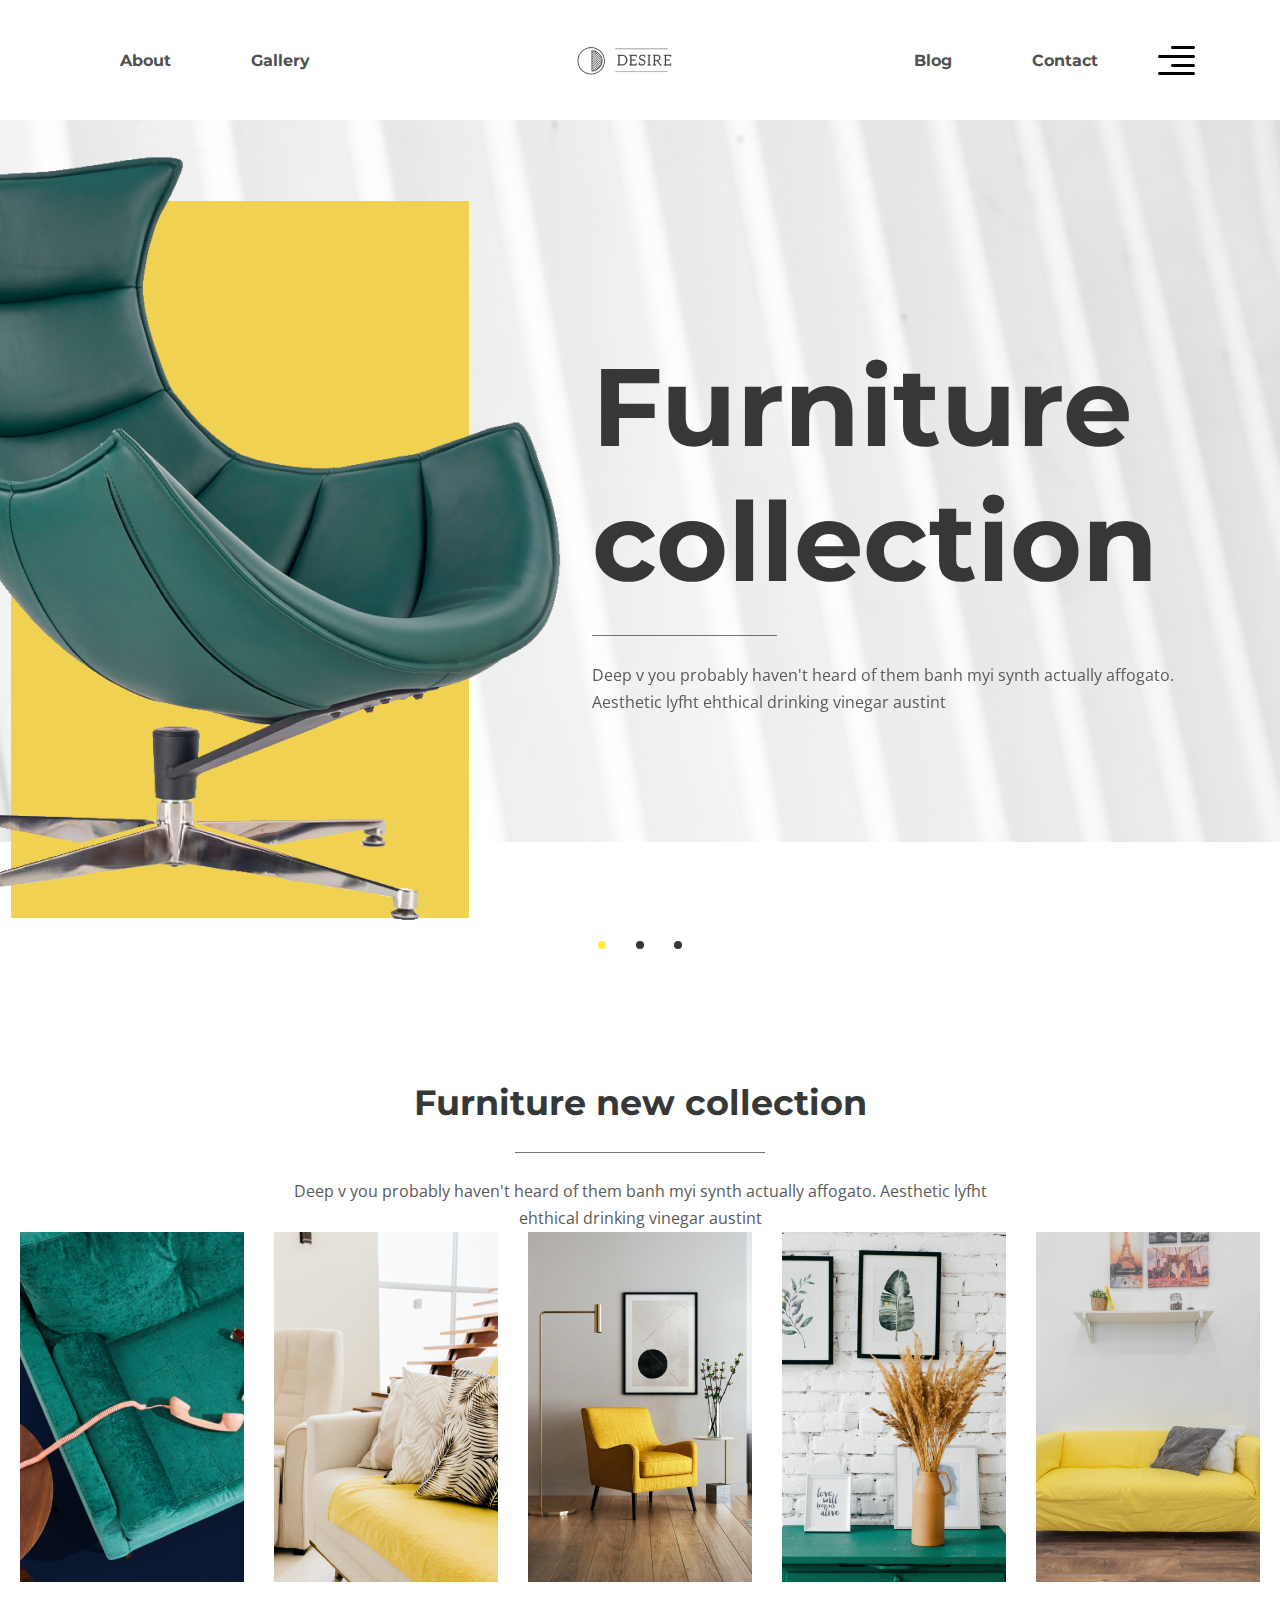
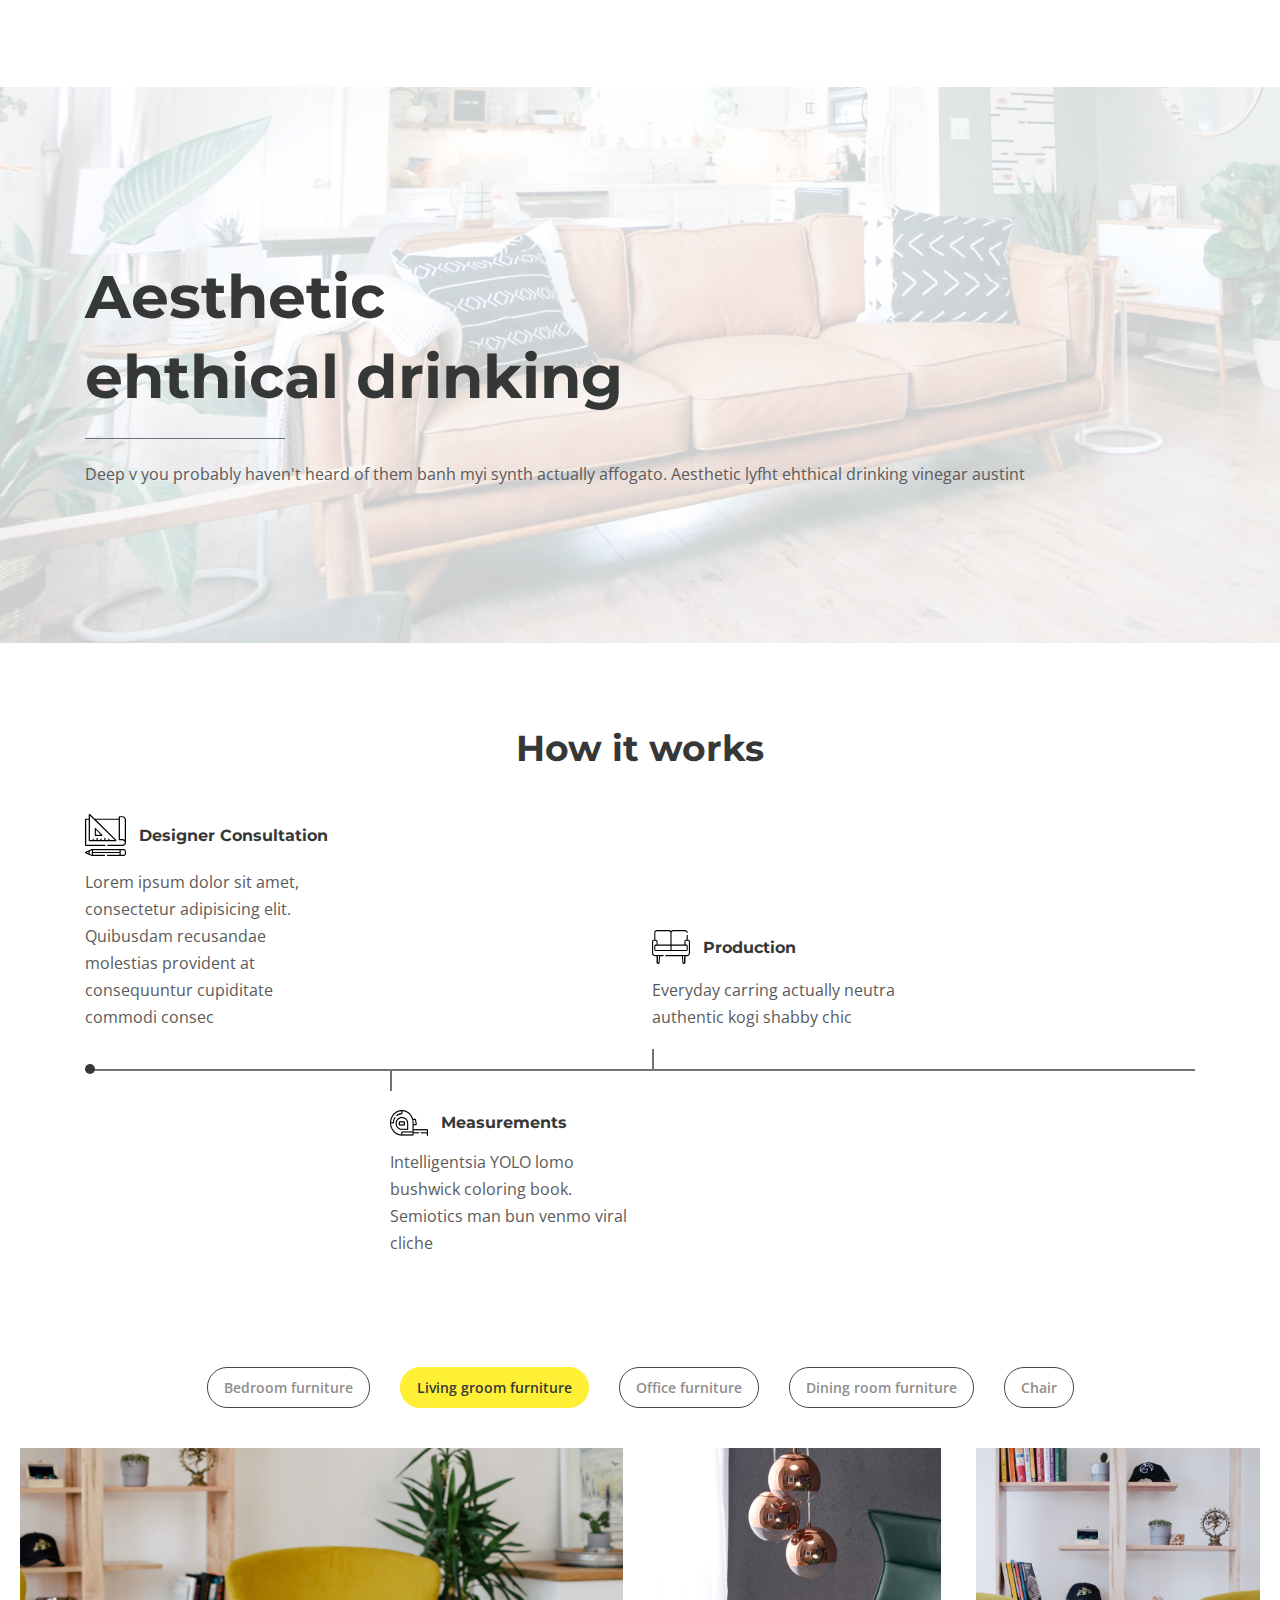
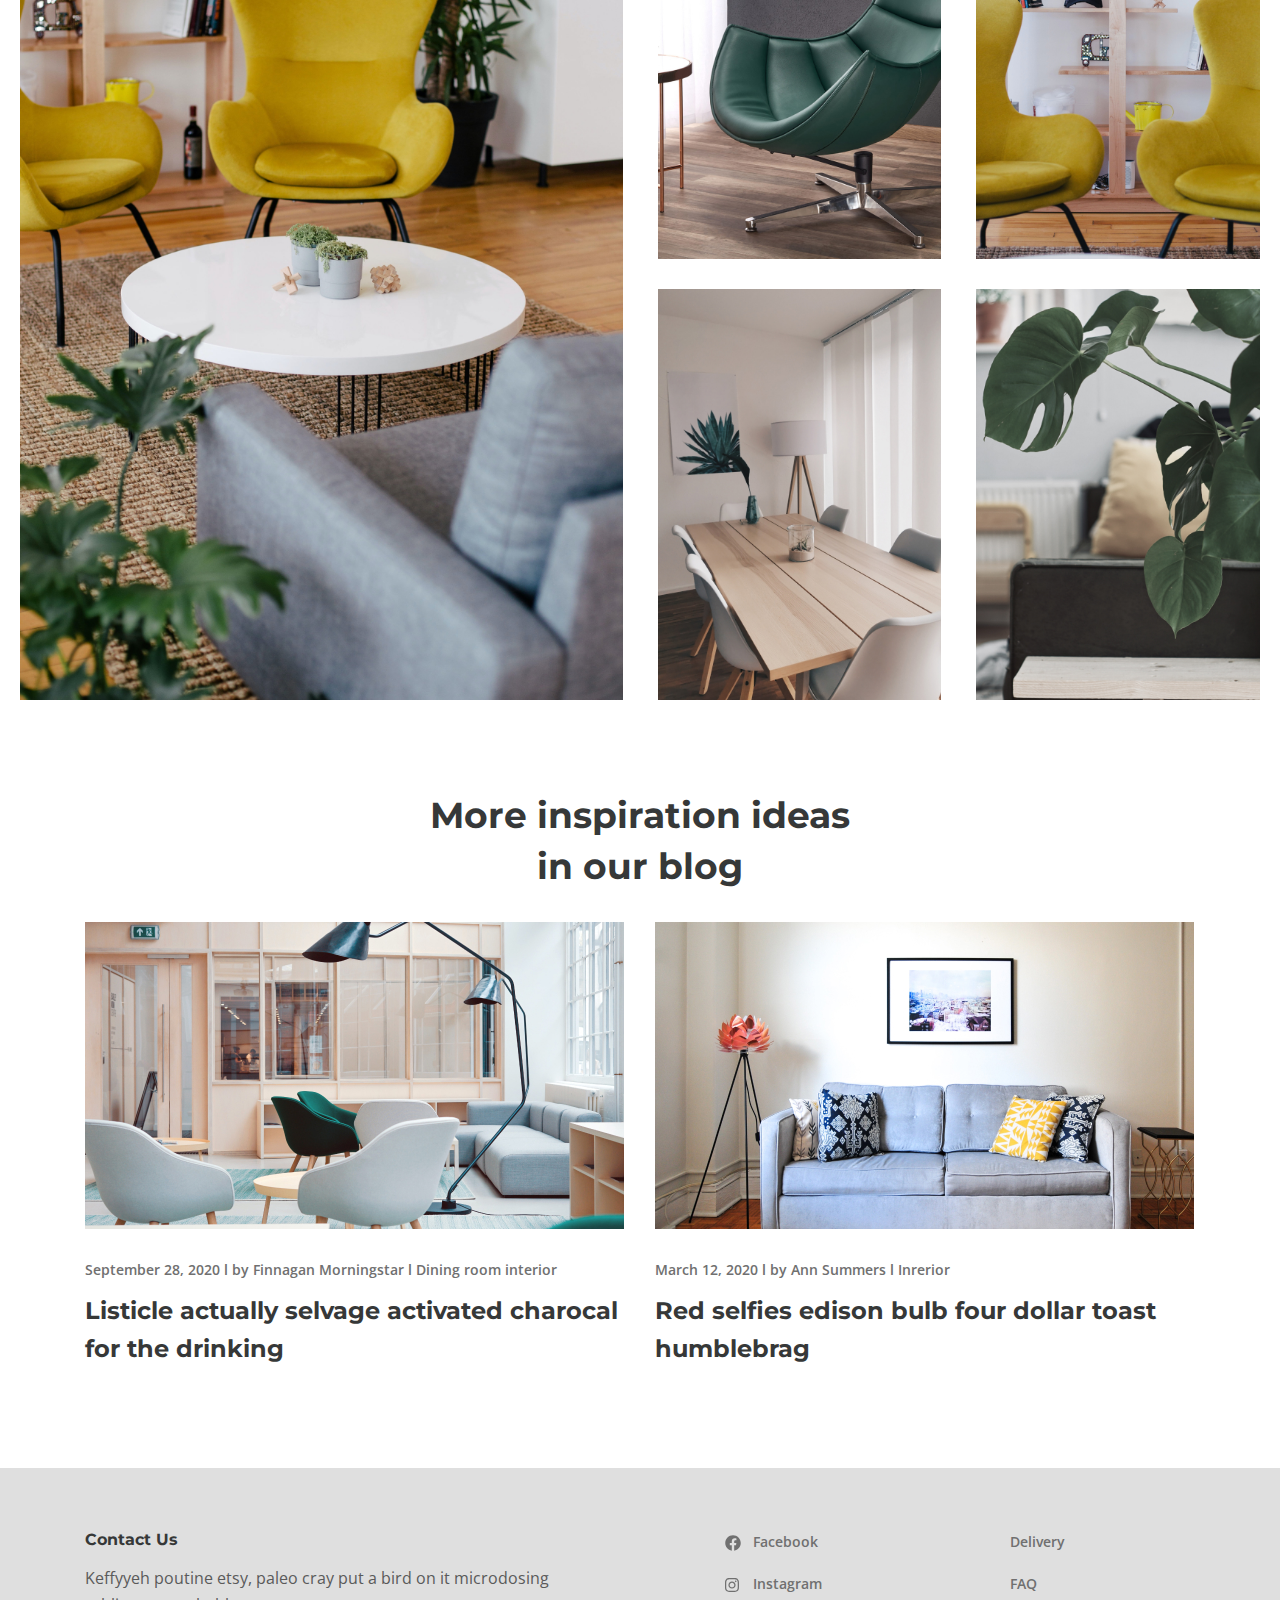
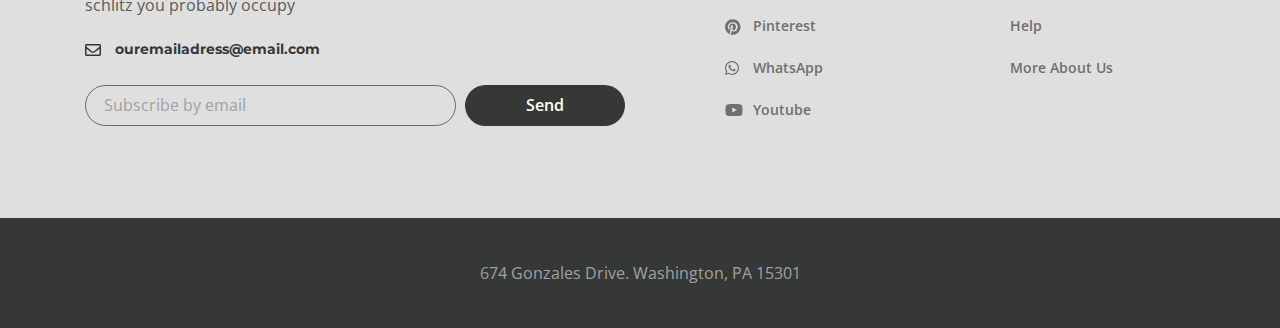
<file: index.html>
<!DOCTYPE html>
<html lang="en">

<head>
  <meta charset="UTF-8">
  <meta name="viewport" content="width=device-width, initial-scale=1.0">
  <title>Document</title>
  <link rel="preconnect" href="https://fonts.gstatic.com">
  <link href="https://fonts.googleapis.com/css2?family=Montserrat:wght@700&family=Open+Sans:wght@400;600&display=swap" rel="stylesheet">
  <link rel="stylesheet" href="css/style.min.css">
</head>

<body>
 <div class="wrapper">
  <header class="header">
     <div class="container">
        <div class="header__inner">
          <nav class="menu">
            <ul class="menu__list">
              <li class="menu__list-item">
                <a href="about.html" class="menu__list-link">About</a>
              </li>
              <li class="menu__list-item">
                <a href="gallery.html" class="menu__list-link">Gallery</a>
              </li>
            </ul>
          </nav>
           <a href="index.html" class="logo">
            <img src="images/logo.png" alt="">
          </a>
          <nav class="menu">
            <ul class="menu__list">
              <li class="menu__list-item">
                <a href="blog.html" class="menu__list-link">Blog</a>
              </li>
              <li class="menu__list-item">
                <a href="contacts.html" class="menu__list-link">Contact</a>
              </li>
            </ul>
          </nav>
          <button class="header__btn">
            <img src="images/icon_menu.svg" alt="">
          </button>
          <div class="rightside-menu rightside-menu--close">
            <button class="rightside-menu__close">
              <img src="images/close.svg" alt="">
            </button>
            <div class="rightside-menu__content">
              <a href="" class="rightside-menu__logo">
                <img src="images/logo-big.png" alt="">
              </a>
              <h4 class="rightside-menu__title">
                Furniture for life
              </h4>
              <p class="rightside-menu__text">
                Sustainable hot chicken skateboard, dreamcatcher meggings actually squid. Slow-carb everyday carry +1 art party microdosing, put a bird on it brooklyn
              </p>
              <img class="rightside-menu__images" src="images/rectangle.jpg" alt="">
            </div>
              
            
          </div> 
        </div>
     </div>
  </header>
  
    <main class="main">
      <section class="top">
          <div class="top__inner">
            <div class="top__slider">

              <div class="top__slider-item">
                <img class="top__slider-img" src="images/content/slider-img.png" alt="">
                <div class="top__slider-info">
                  <h2 class="top__slider-title">
                    Furniture
                    collection
                  </h2>
                  <p class="top__slider-text">
                     Deep v you probably haven't heard of them banh myi synth actually affogato. Aesthetic
                     lyfht ehthical drinking vinegar 
                     austint 
                  </p>
                </div>
              </div>

              <div class="top__slider-item">
                 <img class="top__slider-img" src="images/content/slider-img.png" alt="">
                <div class="top__slider-info">
                  <h2 class="top__slider-title">
                    Furniture
                    collection
                  </h2>
                  <p class="top__slider-text">
                     Deep v you probably haven't heard of them banh myi synth actually affogato. Aesthetic
                     lyfht ehthical drinking vinegar 
                     austint 
                  </p>
                </div>
              </div>

              <div class="top__slider-item">
                <img class="top__slider-img" src="images/content/slider-img.png" alt="">
                <div class="top__slider-info">
                  <h2 class="top__slider-title">
                    Furniture
                    collection
                  </h2>
                  <p class="top__slider-text">
                     Deep v you probably haven't heard of them banh myi synth actually affogato. Aesthetic
                     lyfht ehthical drinking vinegar 
                     austint 
                  </p>
                </div>
            </div>
          </div>
        </div>
      </section>
      <section class="new-collection">
         <div class="container-fluid">
           <h3 class="new-collection__title">
             Furniture new collection
           </h3>
           <p class="new-collection__text">
            Deep v you probably haven't heard of them banh myi synth actually affogato. Aesthetic
            lyfht ehthical drinking vinegar 
            austint
           </p>
           <div class="collection">
              <a class="collection__item" href="#">
                <img class="collection__images" src="images/content/collection-1.jpg" alt="">
                <div class="collection__info">
                  <h6 class="collection__info-title">
                    Truffaut literally trust 
                  </h6>
                  <p class="collection__info-text">
                    Living room furniture Chair
                  </p>
                </div>
                </a>
                <a class="collection__item" href="#">
                  <img class="collection__images" src="images/content/collection-2.jpg" alt="">
                  <div class="collection__info">
                    <h6 class="collection__info-title">
                    Truffaut literally trust 
                    </h6>
                    <p class="collection__info-text">
                      Living room furniture Chair
                    </p>
                  </div>
                </a>
                <a class="collection__item" href="#">
                  <img class="collection__images" src="images/content/collection-3.jpg" alt="">
                  <div class="collection__info">
                    <h6 class="collection__info-title">
                    Truffaut literally trust 
                    </h6>
                    <p class="collection__info-text">
                      Living room furniture Chair
                    </p>
                  </div>
                </a>
                <a class="collection__item" href="#">
                  <img class="collection__images" src="images/content/collection-4.jpg" alt="">
                  <div class="collection__info">
                    <h6 class="collection__info-title">
                    Truffaut literally trust 
                    </h6>
                    <p class="collection__info-text">
                      Living room furniture Chair
                    </p>
                  </div>
                </a>
                <a class="collection__item" href="#">
                  <img class="collection__images" src="images/content/collection-5.jpg" alt="">
                  <div class="collection__info">
                    <h6 class="collection__info-title">
                    Truffaut literally trust 
                    </h6>
                    <p class="collection__info-text">
                      Living room furniture Chair
                    </p>
                  </div>
                </a>
           </div>
         </div>
      </section>
      <section class="decor">
      <div class="container">
        <h2 class="decor__title">
         Aesthetic <br>
         ehthical drinking
        </h2>
        <p class="decore__text">
          Deep v you probably haven't heard of them banh myi synth actually affogato. Aesthetic
          lyfht ehthical drinking vinegar 
          austint
        </p>
       </div>
      </section>
      <section class="works-path">
        <div class="container">
          <h3 class="works-path__title">
            How it works
          </h3>
          <div class="works-paths__items">
          <div class="works-paths__items-box">
            <div class="works-path__item works-path__item--consultation">
              <img src="images/icon1.svg" alt="" class="works-path__item-img">
              <h6 class="works-path__item-title">
                Designer Consultation
              </h6>
              <p class="works-path__item-text">
                Lorem ipsum dolor sit amet, consectetur adipisicing elit. Quibusdam recusandae molestias provident at consequuntur cupiditate commodi consec
              </p>
            </div>
            
            <div class="works-path__item works-path__item--production">
              <img src="images/icon2.svg" alt="" class="works-path__item-img">
              <h6 class="works-path__item-title">
                Production
              </h6>
              <p class="works-path__item-text">
                Everyday carring actually neutra authentic kogi shabby chic 
              </p>
            </div>
          </div>
            <div class="works-path__item works-path__item--measuremen">
              <img src="images/icon3.png" alt="" class="works-path__item-img">
              <h6 class="works-path__item-title">
                Measurements
              </h6>
              <p class="works-path__item-text">
                Intelligentsia YOLO lomo bushwick coloring book. Semiotics man bun venmo viral cliche
              </p>
            </div>
          </div>
        </div>
      </section>
      <div class="gallery">
        <div class="container-fluid">
          <div class="gallery__buttons">
            <button class="gallery__btn" data-filter=".bedroom">Bedroom furniture</button>
            <button class="gallery__btn" data-filter=".living">Living groom furniture</button>
            <button class="gallery__btn" data-filter=".office">Office furniture</button>
            <button class="gallery__btn" data-filter=".dining">Dining room furniture</button>
            <button class="gallery__btn" data-filter=".chair">Chair</button>
          </div>
          <div class="gallery__inner">
            <div class="gallery__items mix bedroom">
              <a class="gallery__item" href="#" >
                <img src="images/gallery/1.jpg" alt="">
              </a>
              <a class="gallery__item" href="#" >
                <img src="images/gallery/2.jpg" alt="">
              </a>
              <a class="gallery__item" href="#" >
                <img src="images/gallery/3.jpg" alt="">
              </a>
              <a class="gallery__item" href="#" >
                <img src="images/gallery/4.jpg" alt="">
              </a>
              <a class="gallery__item" href="#" >
                <img src="images/gallery/5.jpg" alt="">
              </a>
            </div>
            <div class="gallery__items mix living">
              <a class="gallery__item" href="#" >
                <img src="images/gallery/1.jpg" alt="">
              </a>
              <a class="gallery__item" href="#" >
                <img src="images/gallery/2.jpg" alt="">
              </a>
              <a class="gallery__item" href="#" >
                <img src="images/gallery/3.jpg" alt="">
              </a>
              <a class="gallery__item" href="#" >
                <img src="images/gallery/4.jpg" alt="">
              </a>
              <a class="gallery__item" href="#" >
                <img src="images/gallery/5.jpg" alt="">
              </a>
            </div>
            <div class="gallery__items mix office">
              <a class="gallery__item" href="#" >
                <img src="images/gallery/1.jpg" alt="">
              </a>
              <a class="gallery__item" href="#" >
                <img src="images/gallery/2.jpg" alt="">
              </a>
              <a class="gallery__item" href="#" >
                <img src="images/gallery/3.jpg" alt="">
              </a>
              <a class="gallery__item" href="#" >
                <img src="images/gallery/4.jpg" alt="">
              </a>
              <a class="gallery__item" href="#" >
                <img src="images/gallery/5.jpg" alt="">
              </a>
            </div>
            <div class="gallery__items mix dining">
              <a class="gallery__item" href="#" >
                <img src="images/gallery/1.jpg" alt="">
              </a>
              <a class="gallery__item" href="#" >
                <img src="images/gallery/2.jpg" alt="">
              </a>
              <a class="gallery__item" href="#" >
                <img src="images/gallery/3.jpg" alt="">
              </a>
              <a class="gallery__item" href="#" >
                <img src="images/gallery/4.jpg" alt="">
              </a>
              <a class="gallery__item" href="#" >
                <img src="images/gallery/5.jpg" alt="">
              </a>
            </div>
            <div class="gallery__items mix chair">
              <a class="gallery__item" href="#" >
                <img src="images/gallery/1.jpg" alt="">
              </a>
              <a class="gallery__item" href="#" >
                <img src="images/gallery/2.jpg" alt="">
              </a>
              <a class="gallery__item" href="#" >
                <img src="images/gallery/3.jpg" alt="">
              </a>
              <a class="gallery__item" href="#" >
                <img src="images/gallery/4.jpg" alt="">
              </a>
              <a class="gallery__item" href="#" >
                <img src="images/gallery/5.jpg" alt="">
              </a>
            </div>
          </div>
        </div>
      </div>
      </div>
      <section class="blog-box">
        <div class="container">
          <h3 class="blog-box__title">
             More inspiration ideas in our blog      
          </h3>
          <div class="blog-box__items">
              <div class="blog-box__item">
                 <a href="#" class="blog-box__img-link">
                   <img class="blog-box__img" src="images/blog/1.jpg" alt="">
                 </a>
                 <div class="blog-box__links">
                   <span class="blog-box__date">September 28, 2020</span> ǀ
                   <a href="#" class="blog-box__author">by Finnagan Morningstar</a> ǀ
                   <a href="#" class="blog-box__theme">Dining room interior</a>
                 </div>
                 <a href="#" class="blog-box__titlelink">
                   <h4 class="blog-box__item-title">
                     Listicle actually selvage activated charocal for the drinking
                   </h4>
                 </a>
                 
              </div>
              <div class="blog-box__item">
                <a href="#" class="blog-box__img-link">
                  <img class="blog-box__img" src="images/blog/2.jpg" alt="">
                </a>
                <div class="blog-box__links">
                    	 
                  <span class="blog-box__date">March 12, 2020</span> ǀ
                  <a href="#" class="blog-box__author">by Ann Summers</a> ǀ
                  <a href="#" class="blog-box__theme">Inrerior</a>
                </div>
                <a href="#" class="blog-box__titlelink">
                  <h4 class="blog-box__item-title">
                    Red selfies edison bulb four dollar toast humblebrag 
                  </h4>
                </a>
                
              </div>
          </div>
        </div>
      </section>
    </main>
    <footer class="footer">
      <div class="footer__content">
        <div class="container">
          <div class="footer__inner">
            <div class="footer__info">
              <h6 class="footer__info-title">
                Contact Us
              </h6>
              <p class="footer__info-text">
               Keffyyeh poutine etsy, paleo cray put a bird on it microdosing schlitz you probably occupy
              </p>
              <a href="mailto:ouremailadress@email.com" class="info-email">ouremailadress@email.com
              </a>
              <form class="footer__form">
                <input class="footer__form-input" type="email" placeholder="Subscribe by email">
                <button class="footer__form-button" type="submit">Send</button>
              </form> 
            </div>
            <ul class="footer__social">
              <li class="footer__social-item">
                <a href="#" class="footer__social-links footer__social-links--facebook">
                Facebook
              </a></li>
              <li class="footer__social-item">
                <a href="#" class="footer__social-links footer__social-links--instagram">
                Instagram
              </a></li>
              <li class="footer__social-item">
                <a href="#" class="footer__social-links footer__social-links--pinterest">
                Pinterest
              </a></li>
              <li class="footer__social-item">
                <a href="#" class="footer__social-links footer__social-links--whatsapp">
                WhatsApp
              </a></li>
              <li class="footer__social-item">
                <a href="#" class="footer__social-links footer__social-links--youtube">
                Youtube
              </a></li>
            </ul>
            <nav class="footer__menu">
              <ul class="footer__menu-list">
                <li class="footer__menu-item">
                  <a href="#" class="footer__menu-link">
                  Delivery
                </a></li>
                <li class="footer__menu-item">
                  <a href="#" class="footer__menu-link">
                  FAQ
                </a></li>
                <li class="footer__menu-item">
                  <a href="#" class="footer__menu-link">
                  Help
                </a></li>
                <li class="footer__menu-item">
                  <a href="#" class="footer__menu-link">
                  More About Us
                </a></li>
              </ul>
            </nav>

          </div>
        </div>
      </div>
      <div class="footer__copyright">
        674 Gonzales Drive. Washington, PA 15301 
      </div>
    </footer>
 </div>



  <script src="js/main.min.js"></script>
</body>

</html>
</file>
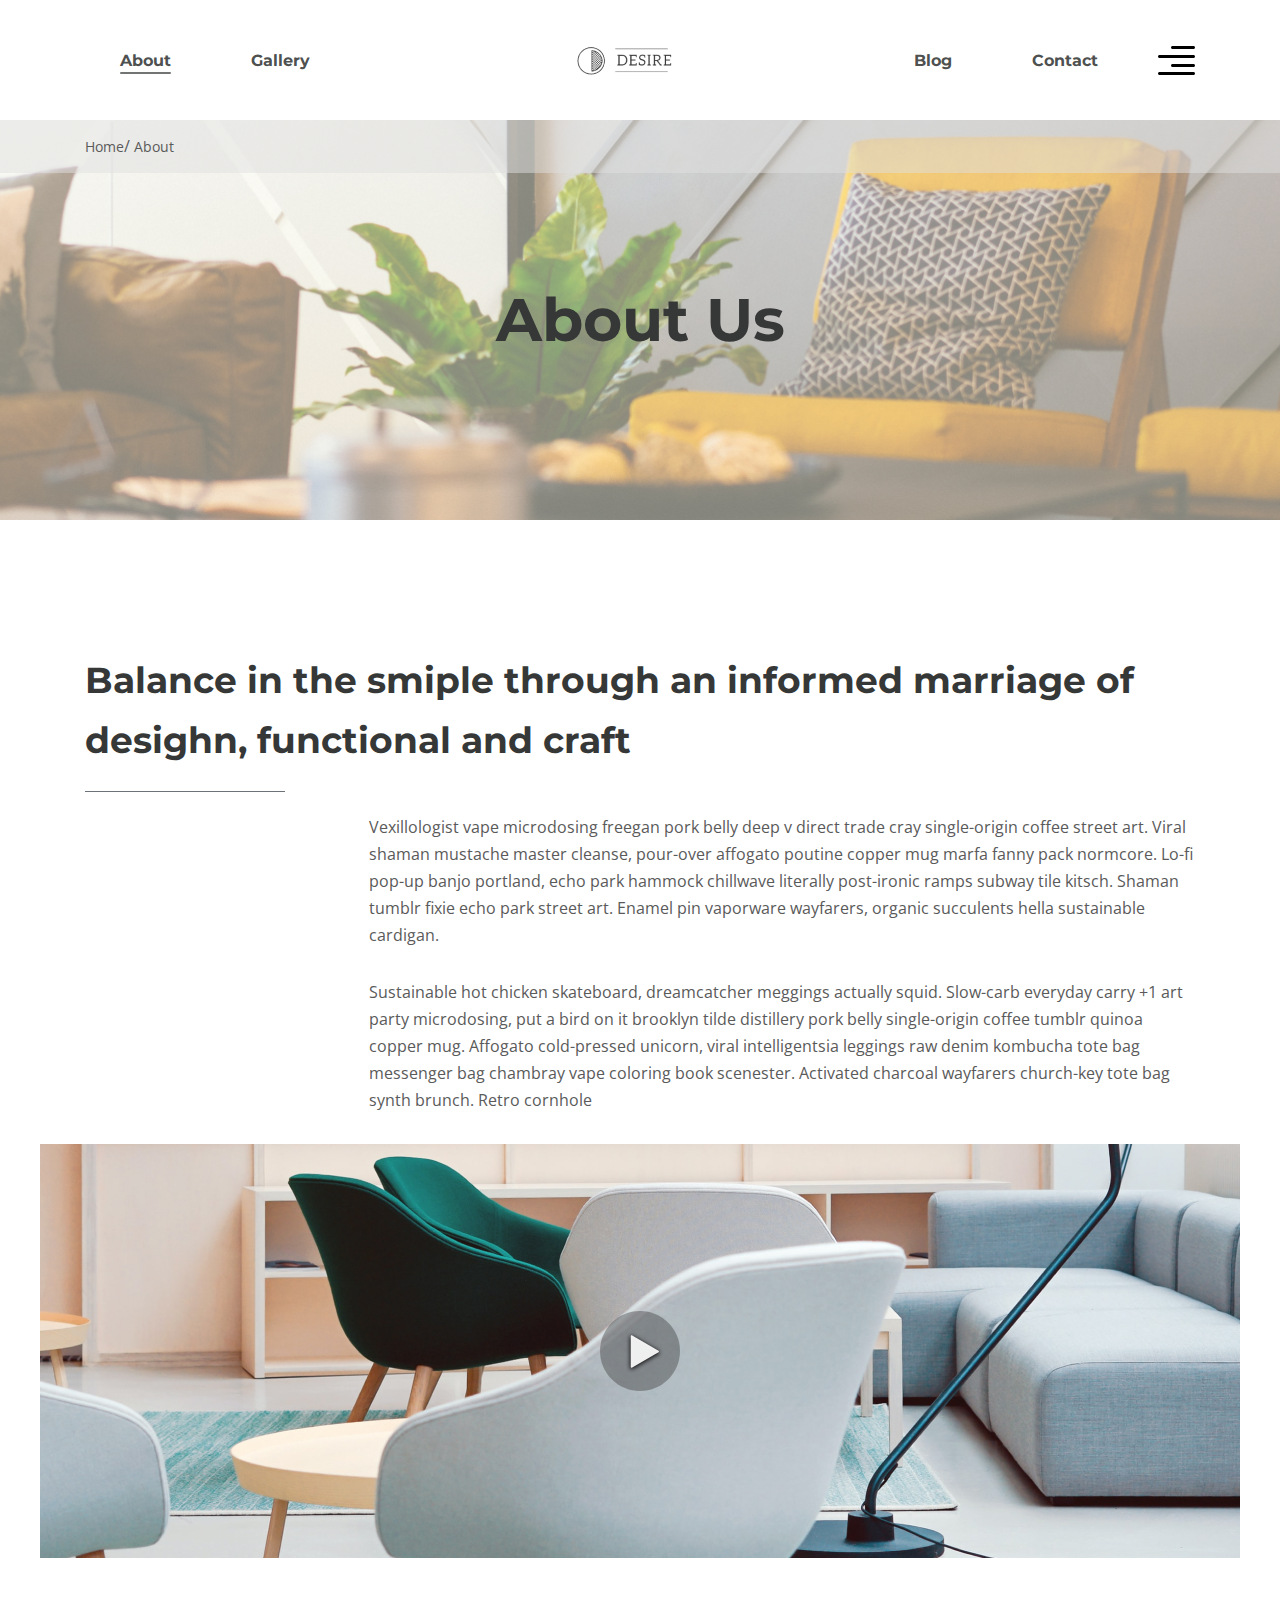
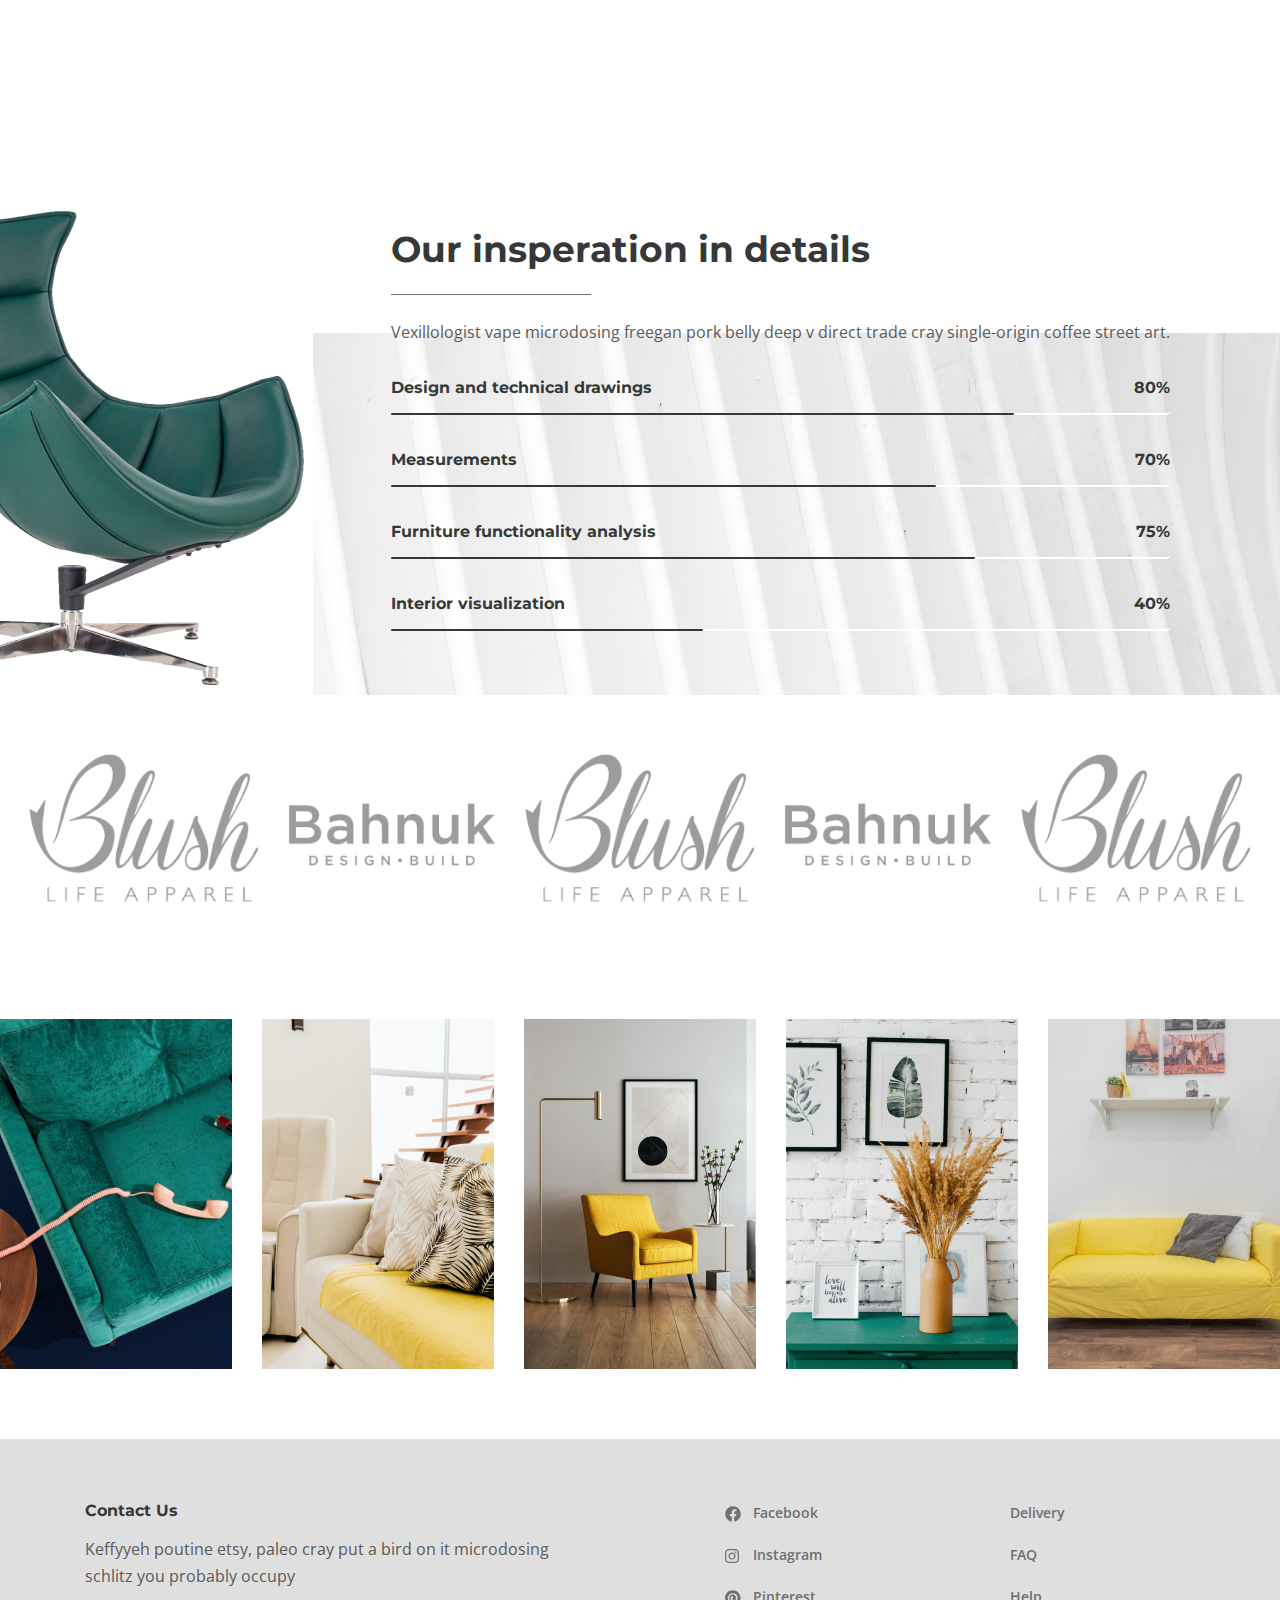
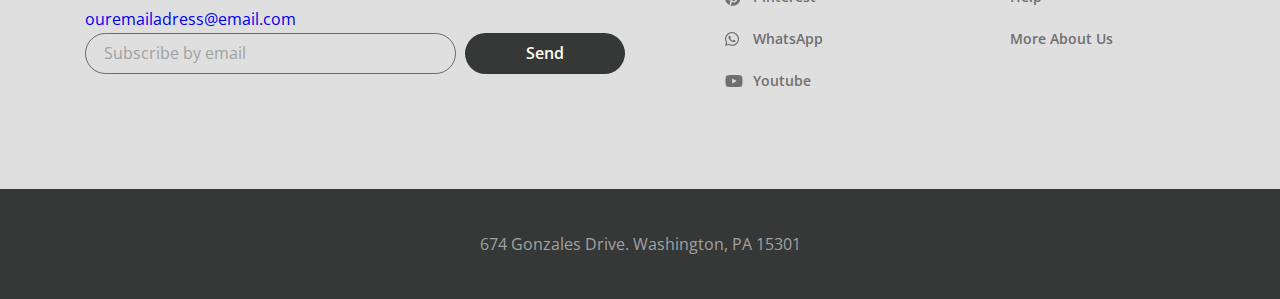
<file: about.html>
<!DOCTYPE html>
<html lang="en">

<head>
  <meta charset="UTF-8">
  <meta name="viewport" content="width=device-width, initial-scale=1.0">
  <title>Document</title>
  <link rel="preconnect" href="https://fonts.gstatic.com">
  <link href="https://fonts.googleapis.com/css2?family=Montserrat:wght@700&family=Open+Sans:wght@400;600&display=swap" rel="stylesheet">
  <link rel="stylesheet" href="css/style.min.css">
</head>

<body>
 <div class="wrapper">
  <header class="header">
     <div class="container">
        <div class="header__inner">
          <nav class="menu">
            <ul class="menu__list">
              <li class="menu__list-item">
                <a href="about.html" class="menu__list-link--active">About</a>
              </li>
              <li class="menu__list-item">
                <a href="gallery.html" class="menu__list-link">Gallery</a>
              </li>
            </ul>
          </nav>
           <a href="index.html" class="logo">
            <img src="images/logo.png" alt="">
          </a>
          <nav class="menu">
            <ul class="menu__list">
              <li class="menu__list-item">
                <a href="blog.html" class="menu__list-link">Blog</a>
              </li>
              <li class="menu__list-item">
                <a href="contacts.html" class="menu__list-link">Contact</a>
              </li>
            </ul>
          </nav>
          <button class="header__btn">
            <img src="images/icon_menu.svg" alt="">
          </button>
          <div class="rightside-menu rightside-menu--close">
            <button class="rightside-menu__close">
              <img src="images/close.svg" alt="">
            </button>
            <div class="rightside-menu__content">
              <a href="" class="rightside-menu__logo">
                <img src="images/logo-big.png" alt="">
              </a>
              <h4 class="rightside-menu__title">
                Furniture for life
              </h4>
              <p class="rightside-menu__text">
                Sustainable hot chicken skateboard, dreamcatcher meggings actually squid. Slow-carb everyday carry +1 art party microdosing, put a bird on it brooklyn
              </p>
              <img class="rightside-menu__images" src="images/rectangle.jpg" alt="">
            </div>
              
            
          </div> 
        </div>
     </div>
  </header>
  
    <main class="main">
      <div class="breadcrumbs">
        <div class="container">
          <ul class="breadcrumbs__list">
            <li class="breadcrumbs__item">
              <a href="" class="breadcrumbs__link">Home</a>
            </li>
            <li class="breadcrumbs__item">
              <a href="" class="breadcrumbs__link">About</a>
            </li>
          </ul>
        </div>
      </div>

     <section class="about">
       <div class="about__prev">
         <div class="container">
           <h2 class="about__prev-title">
             About Us
           </h2>
         </div>
       </div>
       <div class="about__content">
         <div class="container">
           <h3 class="about__title">
           Balance in the smiple through an informed marriage of desighn, functional and craft 
         </h3>
         <div class="about__text">
           <p>Vexillologist vape microdosing freegan pork belly deep v direct trade cray single-origin coffee street art. Viral shaman mustache master cleanse, pour-over affogato poutine copper mug marfa fanny pack normcore. Lo-fi pop-up banjo portland, echo park hammock chillwave literally post-ironic ramps subway tile kitsch. Shaman tumblr fixie echo park street art. Enamel pin vaporware wayfarers, organic succulents hella sustainable cardigan.</p>
           <p>Sustainable hot chicken skateboard, dreamcatcher meggings actually squid. Slow-carb everyday carry +1 art party microdosing, put a bird on it brooklyn tilde distillery pork belly single-origin coffee tumblr quinoa copper mug. Affogato cold-pressed unicorn, viral intelligentsia leggings raw denim kombucha tote bag messenger bag chambray vape coloring book scenester. Activated charcoal wayfarers church-key tote bag synth brunch. Retro cornhole</p>
         </div>
        </div>
        <div class="about__popup">
          <a class="about__popup-play" data-fancybox href="https://youtu.be/C5q0ULg0nmY">
          
          <img class="about__popup-imgbtn" src="images/play-button.svg" alt="">
        </a>
        </div>
       </div>
     </section>

     <section class="inspiration">
       <div class="container-fluid">
         <div class="inspiration__inner">
           <img class="inspiration__images" src="images/about/inspiration.jpg" alt="">
           <div class="inspiration__content">
             <h3 class="inspiration__title">
              Our insperation in details
            </h3>
               <p class="inspiration__text">
                Vexillologist vape microdosing freegan pork belly deep v direct trade cray single-origin coffee street art.
               </p>
               <ul class="inspiration__list">
                 <li class="inspiration__item">
                   <div class="inspiration__item-content">
                     <p class="inspiration__item-text">Design and technical drawings</p>
                     <p class="inspiration__num">80%</p>
                   </div>
                   <div class="inspiration__line" style="width: 80%;"></div>
                 </li>

                 <li class="inspiration__item">
                  <div class="inspiration__item-content">
                    <p class="inspiration__item-text">Measurements</p>
                    <p class="inspiration__num">70%</p>
                  </div>
                  <div class="inspiration__line" style="width: 70%;"></div>
                </li>

                <li class="inspiration__item">
                  <div class="inspiration__item-content">
                    <p class="inspiration__item-text">Furniture functionality analysis</p>
                    <p class="inspiration__num">75%</p>
                  </div>
                  <div class="inspiration__line" style="width: 75%;"></div>
                </li>

                <li class="inspiration__item">
                  <div class="inspiration__item-content">
                    <p class="inspiration__item-text">Interior visualization</p>
                    <p class="inspiration__num">40%</p>
                  </div>
                  <div class="inspiration__line" style="width: 40%;"></div>
                </li> 
                 </ul>

             
           </div>
         </div>
       </div>
     </section>

     <div class="partners">
       <div class="container-fluid">
         <div class="partners__items">
           <img src="images/about/partners/32.png" alt="" class="partners__item">
           <img src="images/about/partners/Group-5.png" alt="" class="partners__item">
           <img src="images/about/partners/32.png" alt="" class="partners__item">
           <img src="images/about/partners/Group-5.png" alt="" class="partners__item">
           <img src="images/about/partners/32.png" alt="" class="partners__item">
         </div>
       </div>
     </div>
      <div class="collection">
        <a class="collection__item" href="#">
          <img class="collection__images" src="images/content/collection-1.jpg" alt="">
          <div class="collection__info">
            <h6 class="collection__info-title">
              Truffaut literally trust 
            </h6>
            <p class="collection__info-text">
              Living room furniture Chair
            </p>
          </div>
          </a>
          <a class="collection__item" href="#">
            <img class="collection__images" src="images/content/collection-2.jpg" alt="">
            <div class="collection__info">
              <h6 class="collection__info-title">
              Truffaut literally trust 
              </h6>
              <p class="collection__info-text">
                Living room furniture Chair
              </p>
            </div>
          </a>
          <a class="collection__item" href="#">
            <img class="collection__images" src="images/content/collection-3.jpg" alt="">
            <div class="collection__info">
              <h6 class="collection__info-title">
              Truffaut literally trust 
              </h6>
              <p class="collection__info-text">
                Living room furniture Chair
              </p>
            </div>
          </a>
          <a class="collection__item" href="#">
            <img class="collection__images" src="images/content/collection-4.jpg" alt="">
            <div class="collection__info">
              <h6 class="collection__info-title">
              Truffaut literally trust 
              </h6>
              <p class="collection__info-text">
                Living room furniture Chair
              </p>
            </div>
          </a>
          <a class="collection__item" href="#">
            <img class="collection__images" src="images/content/collection-5.jpg" alt="">
            <div class="collection__info">
              <h6 class="collection__info-title">
              Truffaut literally trust 
              </h6>
              <p class="collection__info-text">
                Living room furniture Chair
              </p>
            </div>
          </a>
    </div>

         
         

    </main>
    <footer class="footer">
      <div class="footer__content">
        <div class="container">
          <div class="footer__inner">
            <div class="footer__info">
              <h6 class="footer__info-title">
                Contact Us
              </h6>
              <p class="footer__info-text">
               Keffyyeh poutine etsy, paleo cray put a bird on it microdosing schlitz you probably occupy
              </p>
              <a href="mailto:ouremailadress@email.com" class="footer__info-email">ouremailadress@email.com
              </a>
              <form class="footer__form">
                <input class="footer__form-input" type="email" placeholder="Subscribe by email">
                <button class="footer__form-button" type="submit">Send</button>
              </form> 
            </div>
            <ul class="footer__social">
              <li class="footer__social-item">
                <a href="#" class="footer__social-links footer__social-links--facebook">
                Facebook
              </a></li>
              <li class="footer__social-item">
                <a href="#" class="footer__social-links footer__social-links--instagram">
                Instagram
              </a></li>
              <li class="footer__social-item">
                <a href="#" class="footer__social-links footer__social-links--pinterest">
                Pinterest
              </a></li>
              <li class="footer__social-item">
                <a href="#" class="footer__social-links footer__social-links--whatsapp">
                WhatsApp
              </a></li>
              <li class="footer__social-item">
                <a href="#" class="footer__social-links footer__social-links--youtube">
                Youtube
              </a></li>
            </ul>
            <nav class="footer__menu">
              <ul class="footer__menu-list">
                <li class="footer__menu-item">
                  <a href="#" class="footer__menu-link">
                  Delivery
                </a></li>
                <li class="footer__menu-item">
                  <a href="#" class="footer__menu-link">
                  FAQ
                </a></li>
                <li class="footer__menu-item">
                  <a href="#" class="footer__menu-link">
                  Help
                </a></li>
                <li class="footer__menu-item">
                  <a href="#" class="footer__menu-link">
                  More About Us
                </a></li>
              </ul>
            </nav>

          </div>
        </div>
      </div>
      <div class="footer__copyright">
        674 Gonzales Drive. Washington, PA 15301 
      </div>
    </footer>
 </div>



  <script src="js/main.min.js"></script>
</body>

</html>
</file>
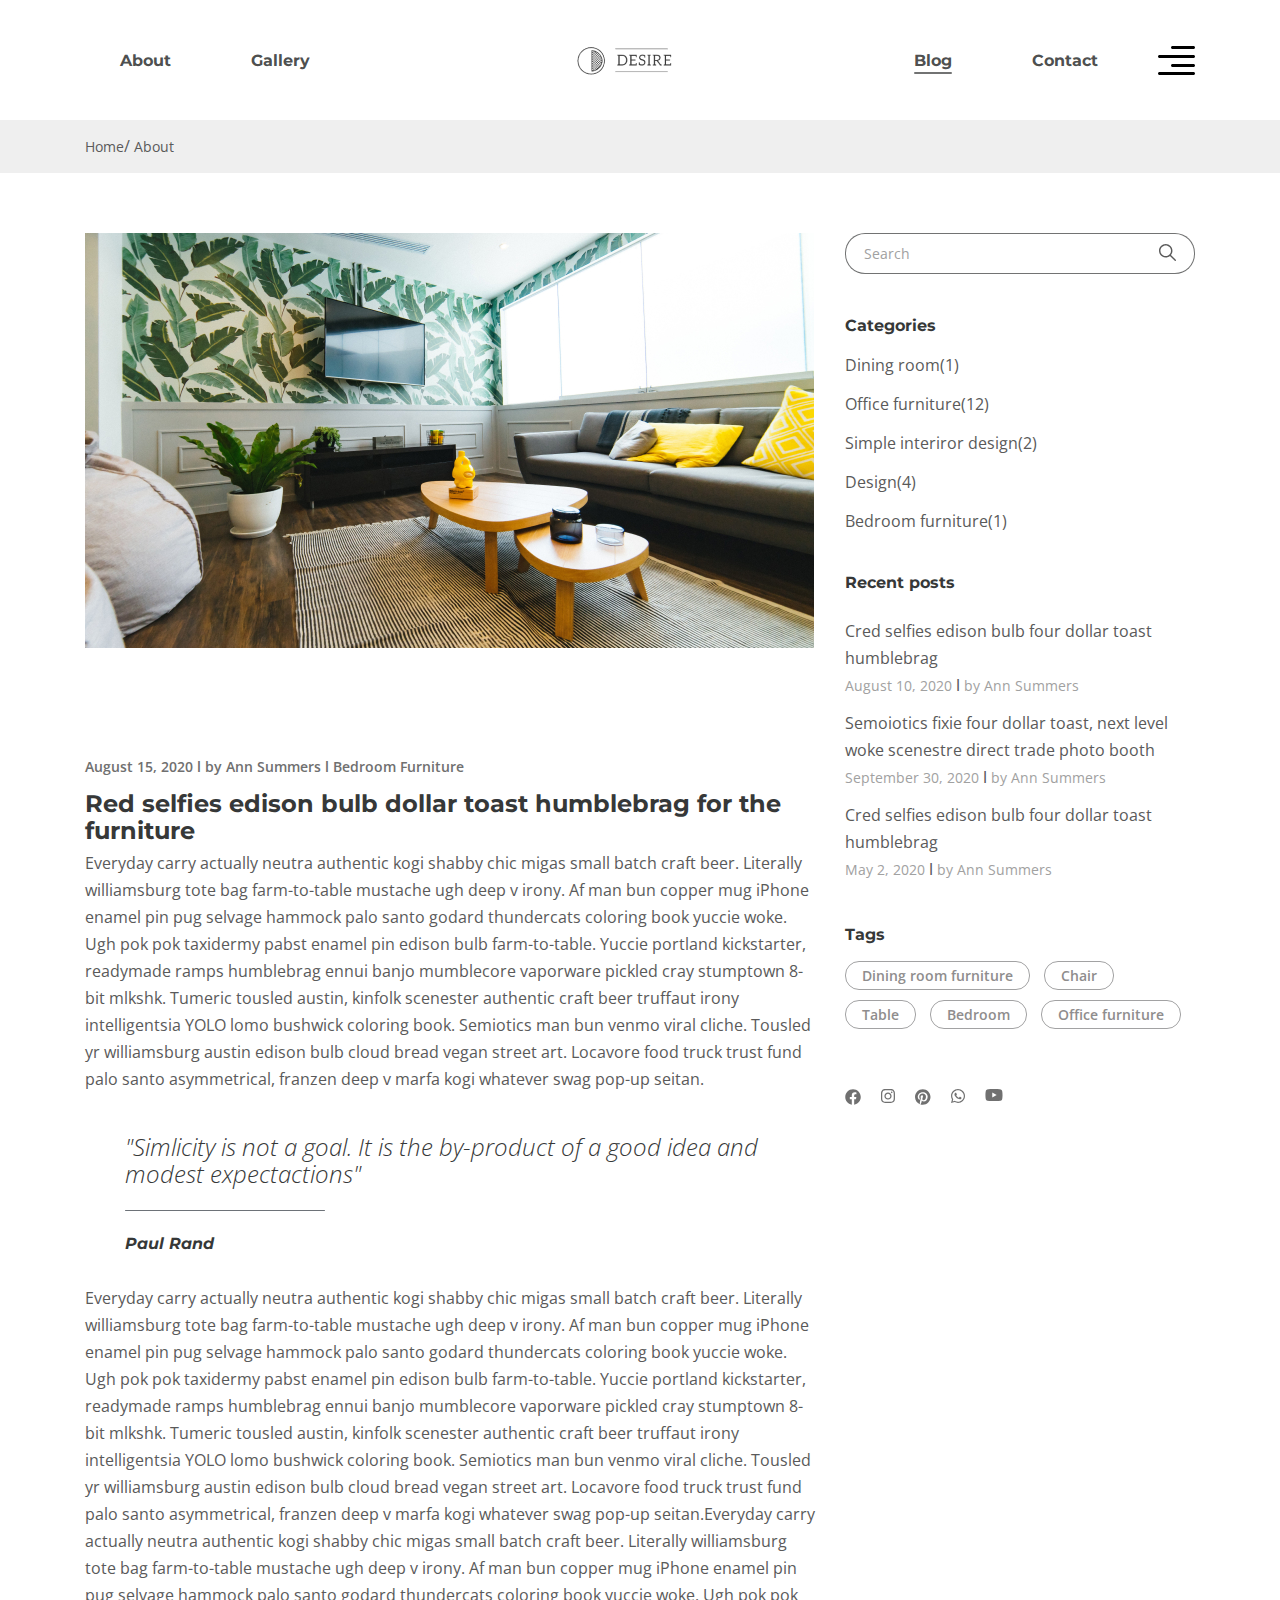
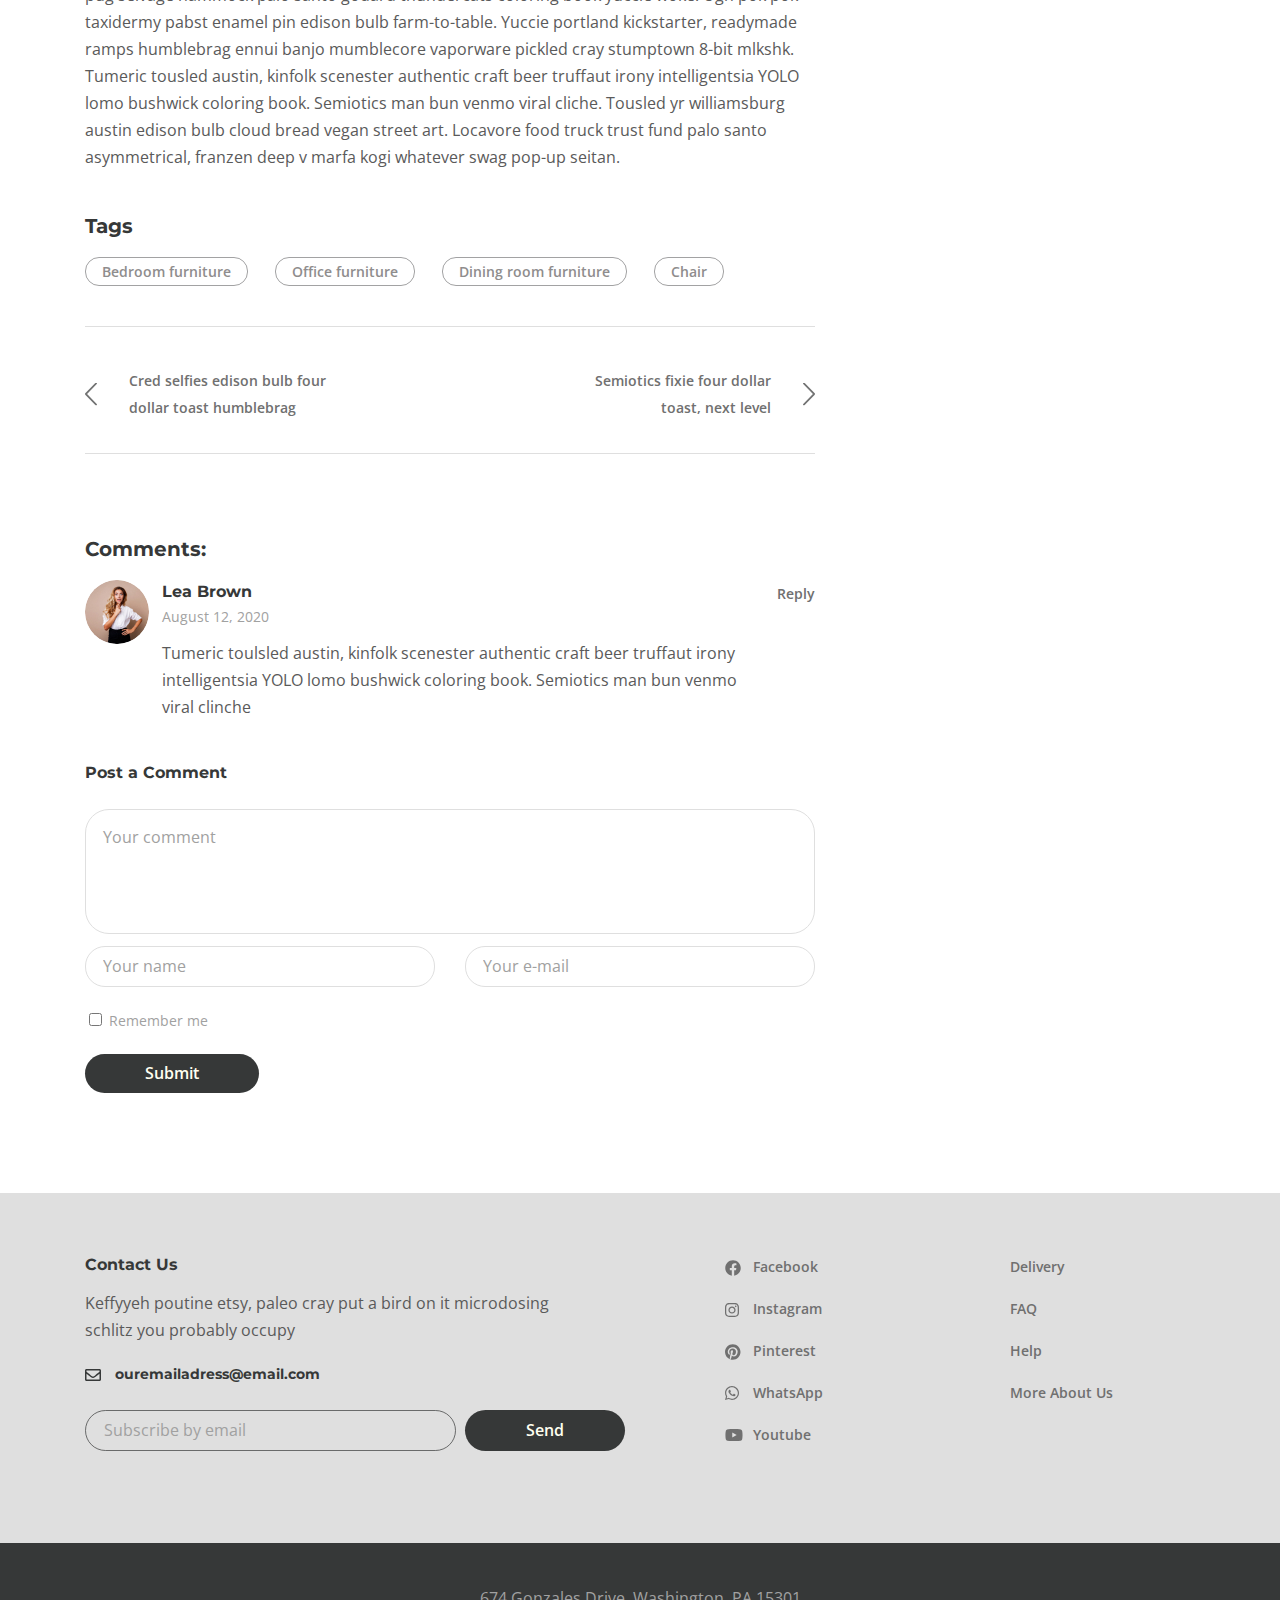
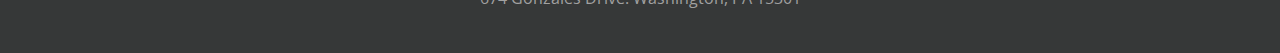
<file: blog-one.html>
<!DOCTYPE html>
<html lang="en">

<head>
  <meta charset="UTF-8">
  <meta name="viewport" content="width=device-width, initial-scale=1.0">
  <title>Document</title>
  <link rel="preconnect" href="https://fonts.gstatic.com">
  <link href="https://fonts.googleapis.com/css2?family=Montserrat:wght@700&family=Open+Sans:wght@400;600&display=swap" rel="stylesheet">
  <link rel="stylesheet" href="css/style.min.css">
</head>

<body>
 <div class="wrapper">
  <header class="header">
     <div class="container">
        <div class="header__inner">
          <nav class="menu">
            <ul class="menu__list">
              <li class="menu__list-item">
                <a href="about.html" class="menu__list-link">About</a>
              </li>
              <li class="menu__list-item">
                <a href="#" class="menu__list-link">Gallery</a>
              </li>
            </ul>
          </nav>
           <a href="index.html" class="logo">
            <img src="images/logo.png" alt="">
          </a>
          <nav class="menu">
            <ul class="menu__list">
              <li class="menu__list-item">
                <a href="#" class="menu__list-link menu__list-link--active">Blog</a>
              </li>
              <li class="menu__list-item">
                <a href="#" class="menu__list-link">Contact</a>
              </li>
            </ul>
          </nav>
          <button class="header__btn">
            <img src="images/icon_menu.svg" alt="">
          </button>
          <div class="rightside-menu rightside-menu--close">
            <button class="rightside-menu__close">
              <img src="images/close.svg" alt="">
            </button>
            <div class="rightside-menu__content">
              <a href="" class="rightside-menu__logo">
                <img src="images/logo-big.png" alt="">
              </a>
              <h4 class="rightside-menu__title">
                Furniture for life
              </h4>
              <p class="rightside-menu__text">
                Sustainable hot chicken skateboard, dreamcatcher meggings actually squid. Slow-carb everyday carry +1 art party microdosing, put a bird on it brooklyn
              </p>
              <img class="rightside-menu__images" src="images/rectangle.jpg" alt="">
            </div>
              
            
          </div> 
        </div>
     </div>
  </header>
  
    <main class="main">
      <div class="breadcrumbs">
        <div class="container">
          <ul class="breadcrumbs__list">
            <li class="breadcrumbs__item">
              <a href="" class="breadcrumbs__link">Home</a>
            </li>
            <li class="breadcrumbs__item">
              <a href="" class="breadcrumbs__link">About</a>
            </li>
          </ul>
        </div>
      </div>

      <section class="blog blog-one">
        <div class="container">
          <div class="blog__inner">

       
        
        <div class="blog__items">
          <div class="blog__item blog-one__item">
            <img class="blog__item" src="images/blog/Mask.jpg" alt="">
            <div class="blog__item-info">
             <span class="blog__item-date">August 15, 2020</span>  ǀ 
             <a class="blog__item-author" href="#">by Ann Summers </a> ǀ 
             <a class="blog__item-theme" href="#">Bedroom Furniture </a>
            </div>

            <a href="" class="blog__item-link">
              <h3 class="blog__item-title">
                Red selfies edison bulb dollar toast humblebrag for the furniture
              </h3>
            </a>
            <div class="blog-one__text">
              <p>
                Everyday carry actually neutra authentic kogi shabby chic migas small batch craft beer. Literally williamsburg tote bag farm-to-table mustache ugh deep v irony. Af man bun copper mug iPhone enamel pin pug selvage hammock palo santo godard thundercats coloring book yuccie woke. Ugh pok pok taxidermy pabst enamel pin edison bulb farm-to-table.
             Yuccie portland kickstarter, readymade ramps humblebrag ennui banjo mumblecore vaporware pickled cray stumptown 8-bit mlkshk. Tumeric tousled austin, kinfolk scenester authentic craft beer truffaut irony intelligentsia YOLO lomo bushwick coloring book. Semiotics man bun venmo viral cliche. Tousled yr williamsburg austin edison bulb cloud bread vegan street art. Locavore food truck trust fund palo santo asymmetrical, franzen deep v marfa kogi whatever swag pop-up seitan.
              </p>
              <blockquote>
                "Simlicity is not a goal. It is the by-product of a good idea  and modest expectactions"
                <div class="blog__blockquote-author">
                  Paul Rand
                </div>
              </blockquote>
              <p>
                Everyday carry actually neutra authentic kogi shabby chic migas small batch craft beer. Literally williamsburg tote bag farm-to-table mustache ugh deep v irony. Af man bun copper mug iPhone enamel pin pug selvage hammock palo santo godard thundercats coloring book yuccie woke. Ugh pok pok taxidermy pabst enamel pin edison bulb farm-to-table.
             Yuccie portland kickstarter, readymade ramps humblebrag ennui banjo mumblecore vaporware pickled cray stumptown 8-bit mlkshk. Tumeric tousled austin, kinfolk scenester authentic craft beer truffaut irony intelligentsia YOLO lomo bushwick coloring book. Semiotics man bun venmo viral cliche. Tousled yr williamsburg austin edison bulb cloud bread vegan street art. Locavore food truck trust fund palo santo asymmetrical, franzen deep v marfa kogi whatever swag pop-up seitan.Everyday carry actually neutra authentic kogi shabby chic migas small batch craft beer. Literally williamsburg tote bag farm-to-table mustache ugh deep v irony. Af man bun copper mug iPhone enamel pin pug selvage hammock palo santo godard thundercats coloring book yuccie woke. Ugh pok pok taxidermy pabst enamel pin edison bulb farm-to-table.
             Yuccie portland kickstarter, readymade ramps humblebrag ennui banjo mumblecore vaporware pickled cray stumptown 8-bit mlkshk. Tumeric tousled austin, kinfolk scenester authentic craft beer truffaut irony intelligentsia YOLO lomo bushwick coloring book. Semiotics man bun venmo viral cliche. Tousled yr williamsburg austin edison bulb cloud bread vegan street art. Locavore food truck trust fund palo santo asymmetrical, franzen deep v marfa kogi whatever swag pop-up seitan.
              </p>
           </div>
           <div class="blog-one__tags">
              <h4 class="blog-one__tags-title">
                Tags
              </h4>
              <a href="#" class="blog-one__tags-link">Bedroom furniture</a>
              <a href="#" class="blog-one__tags-link">Office furniture</a>
              <a href="#" class="blog-one__tags-link">Dining room furniture</a>
              <a href="#" class="blog-one__tags-link">Chair</a>
           </div>
           <div class="blog-one__links">
             <a class="blog-one__link blog-one__link-prev" href="#">
               Cred selfies edison bulb four dollar toast humblebrag
             </a>
             <a class="blog-one__link blog-one__link-next" href="#">
                Semiotics fixie four dollar toast, next level
             </a>
           </div>
          </div>
           <div class="blog-one__comments">
             <h4 class="blog-one__comments-title">
                 Comments:
             </h4>
              <div class="blog-one__comments-item">
               <img class="blog-one__comments-avatar" src="images/blog/avatar.jpg" alt="avatar">
               <div class="blog-one__comments-info">
                <p class="blog-one__comments-name">Lea Brown</p>
                <p class="blog-one__comments-date">August 12, 2020</p>
                <p class="blog-one__comments-text">
                  Tumeric toulsled austin, kinfolk scenester authentic craft beer truffaut irony
                  intelligentsia YOLO lomo bushwick coloring 
                  book. Semiotics man bun venmo viral clinche 
                </p>
               </div>
               <button class="blog-one__reply">Reply</button>
             </div>

          </div>
          <form class="blog-one__form">
            <h4 class="blog-one__form-title">
              Post a Comment
            </h4>
            <textarea class="blog-one__form-textarea" placeholder="Your comment"></textarea>
            <input class="blog-one__form-input" type="text" placeholder="Your name">
            <input class="blog-one__form-input" type="email" placeholder="Your e-mail">
            <label class="blog-one__form-label">
              <input class="blog-one__form-labelinput" type="checkbox">
              Remember me
            </label>
            <button class="blog-one__form-btn" type="submit">Submit</button>
          </form>
        </div>

        <aside class="aside">
              <form  class="aside__search">
                <input class="aside__search-input" type="text" placeholder="Search">
                <button class="aside__search-btn" type="submit">
                  <img src="images/search-icon.svg" alt="">
                </button> 
              </form>
              <div class="blog__category">
                <h6 class="blog__category-title">
                     Categories
                </h6>
                <ul class="blog__category-list">
                  <li class="blog__category-item">
                    <a href="#" class="blog__category-link">
                     Dining room(1)
                    </a>
                  </li>
                  <li class="blog__category-item">
                    <a href="#" class="blog__category-link">
                      Office furniture(12)
                    </a>
                  </li>
                  <li class="blog__category-item">
                    <a href="#" class="blog__category-link">
                       Simple interiror design(2) 
                    </a>
                  </li>
                  <li class="blog__category-item">
                    <a href="#" class="blog__category-link">
                        Design(4)
                    </a>
                  </li>
                  <li class="blog__category-item">
                    <a href="#" class="blog__category-link">
                         Bedroom furniture(1)
                    </a>
                  </li>
                </ul>
              </div>
              <div class="recent-posts">
                <h6 class="recent-posts__title">
                  Recent posts
                </h6>
                <ul class="recent-posts__list">
                  <li class="recent-posts__item">
                    <a href="#" class="recent-posts__item-title">
                      Cred selfies edison bulb four dollar toast humblebrag 
                    </a>

                    <span class="recent-posts__date">
                      August 10, 2020 
                    </span>ǀ

                   <a href="#" class="recent-posts__author">
                    by Ann Summers
                   </a>
                  </li>
                  <li class="recent-posts__item">
                    <a href="#" class="recent-posts__item-title">
                       Semoiotics fixie four dollar toast, next level woke scenestre direct trade photo booth 
                    </a>
                    <span class="recent-posts__date">
                         September 30, 2020
                    </span>ǀ
                    <a href="#" class="recent-posts__author">
                      by Ann Summers 
                    </a>
                  </li>
                  <li class="recent-posts__item">
                    <a href="#" class="recent-posts__item-title">
                      Cred selfies edison bulb four dollar toast humblebrag
                    </a>
                    <span class="recent-posts__date">
                        May 2, 2020 
                    </span>ǀ
                    <a href="#" class="recent-posts__author">
                       by Ann Summers 
                    </a>
                  </li>
                </ul>
              </div>
              <div class="blog__tags">
                <h6 class="blog__tags-title">
                  Tags 
                </h6>
                <a href="#" class="blog__tags-link">Dining room furniture</a>
                <a href="#" class="blog__tags-link">Chair</a>
                <a href="#" class="blog__tags-link">Table</a>
                <a href="#" class="blog__tags-link">Bedroom</a>
                <a href="#" class="blog__tags-link">Office furniture</a>
              </div>
              
                <ul class="blog__social">
                  <li class="blog__social-item">
                    <a href="#" class="blog__social-link">
                    <img src="images/facebook.svg" alt="" class="blog__social-link">
                    </a>
                  </li>
                  <li class="blog__social-item">
                    <a href="#" class="blog__social-link">
                    <img src="images/instagram.svg" alt="" class="blog__social-link">
                    </a>
                  </li>
                  <li class="blog__social-item">
                    <a href="#" class="blog__social-link">
                    <img src="images/Pinterest.svg" alt="" class="blog__social-link">
                    </a>
                  </li>
                  <li class="blog__social-item">
                    <a href="#" class="blog__social-link">
                    <img src="images/whatsapp.svg" alt="" class="blog__social-link">
                    </a>
                  </li>
                  <li class="blog__social-item">
                    <a href="#" class="blog__social-link">
                    <img src="images/youtube.svg" alt="" class="blog__social-link">
                    </a>
                  </li>
              
          </aside>
        </div>
       </div>

    </section>

    </main>
    <footer class="footer">
      <div class="footer__content">
        <div class="container">
          <div class="footer__inner">
            <div class="footer__info">
              <h6 class="footer__info-title">
                Contact Us
              </h6>
              <p class="footer__info-text">
               Keffyyeh poutine etsy, paleo cray put a bird on it microdosing schlitz you probably occupy
              </p>
              <a href="mailto:ouremailadress@email.com" class="info-email">ouremailadress@email.com
              </a>
              <form class="footer__form">
                <input class="footer__form-input" type="email" placeholder="Subscribe by email">
                <button class="footer__form-button" type="submit">Send</button>
              </form> 
            </div>
            <ul class="footer__social">
              <li class="footer__social-item">
                <a href="#" class="footer__social-links footer__social-links--facebook">
                Facebook
              </a></li>
              <li class="footer__social-item">
                <a href="#" class="footer__social-links footer__social-links--instagram">
                Instagram
              </a></li>
              <li class="footer__social-item">
                <a href="#" class="footer__social-links footer__social-links--pinterest">
                Pinterest
              </a></li>
              <li class="footer__social-item">
                <a href="#" class="footer__social-links footer__social-links--whatsapp">
                WhatsApp
              </a></li>
              <li class="footer__social-item">
                <a href="#" class="footer__social-links footer__social-links--youtube">
                Youtube
              </a></li>
            </ul>
            <nav class="footer__menu">
              <ul class="footer__menu-list">
                <li class="footer__menu-item">
                  <a href="#" class="footer__menu-link">
                  Delivery
                </a></li>
                <li class="footer__menu-item">
                  <a href="#" class="footer__menu-link">
                  FAQ
                </a></li>
                <li class="footer__menu-item">
                  <a href="#" class="footer__menu-link">
                  Help
                </a></li>
                <li class="footer__menu-item">
                  <a href="#" class="footer__menu-link">
                  More About Us
                </a></li>
              </ul>
            </nav>

          </div>
        </div>
      </div>
      <div class="footer__copyright">
        674 Gonzales Drive. Washington, PA 15301 
      </div>
    </footer>
 </div>



  <script src="js/main.min.js"></script>
</body>

</html>
</file>
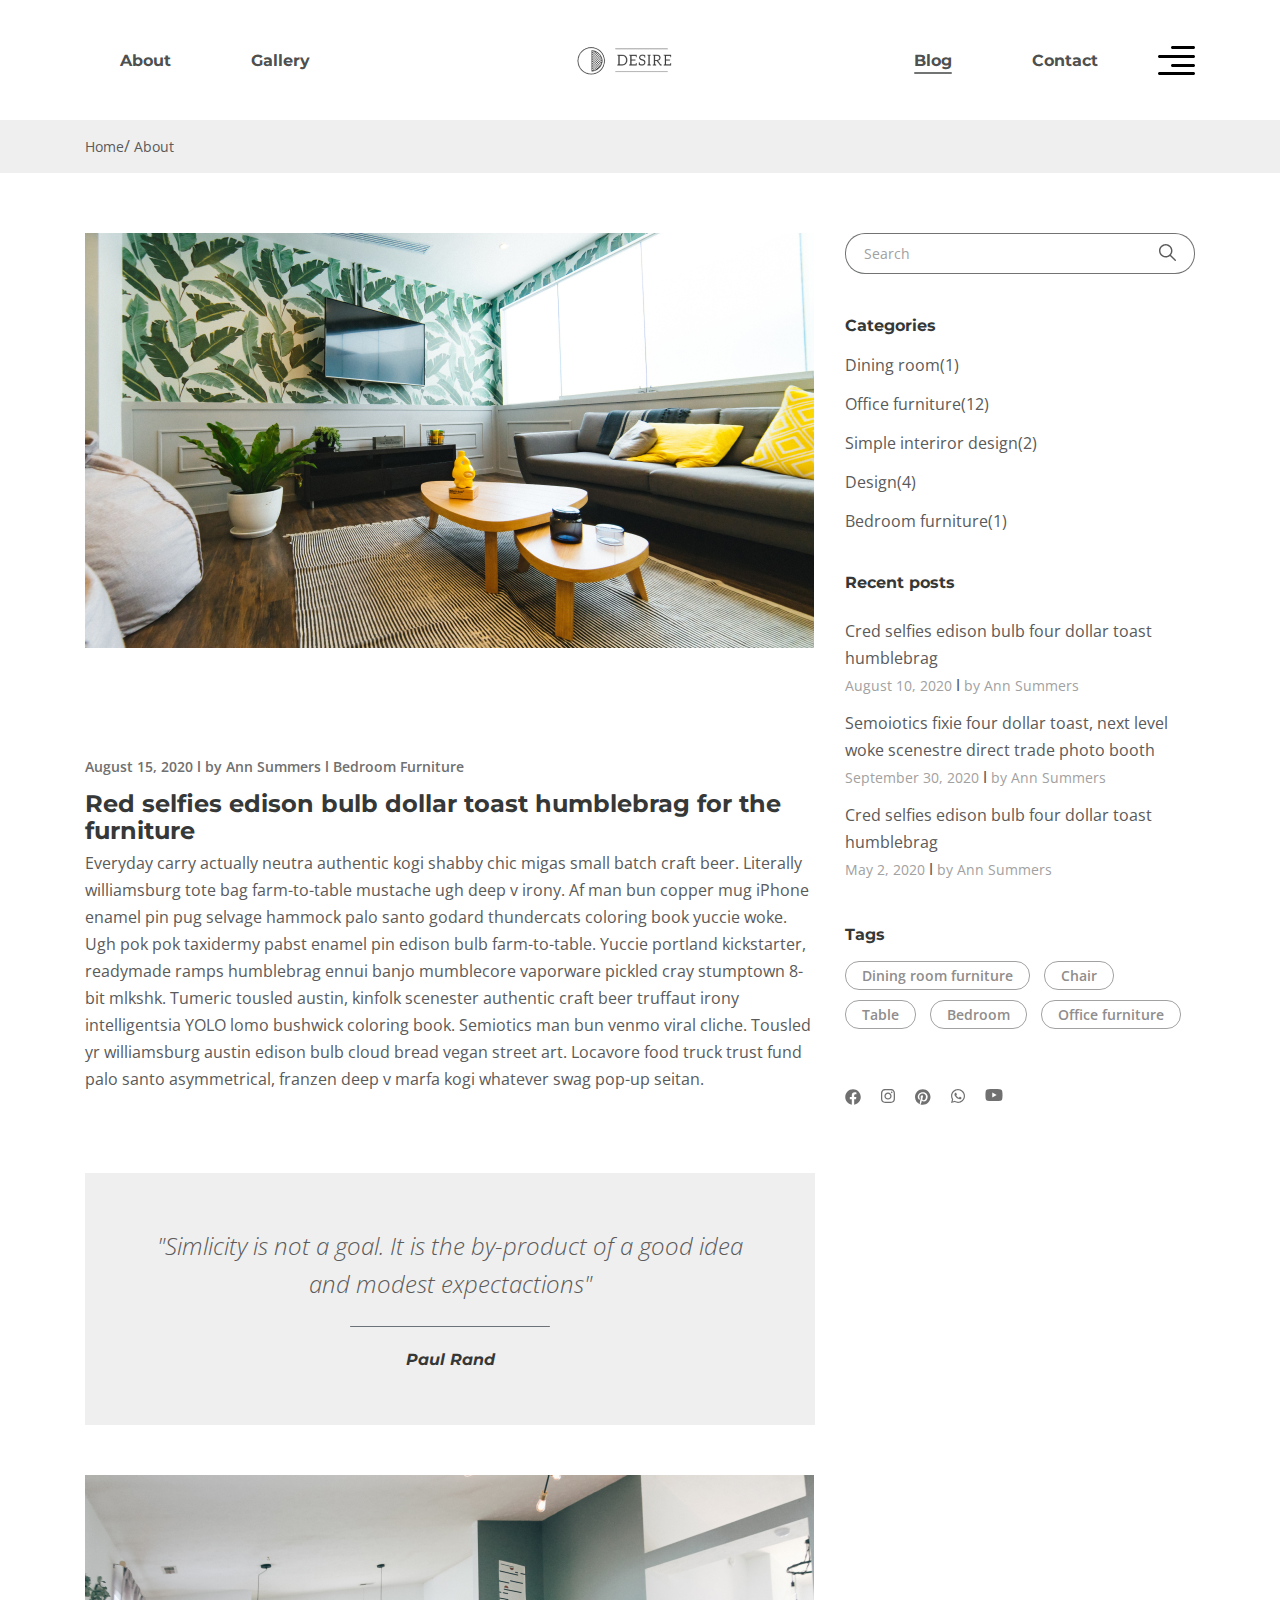
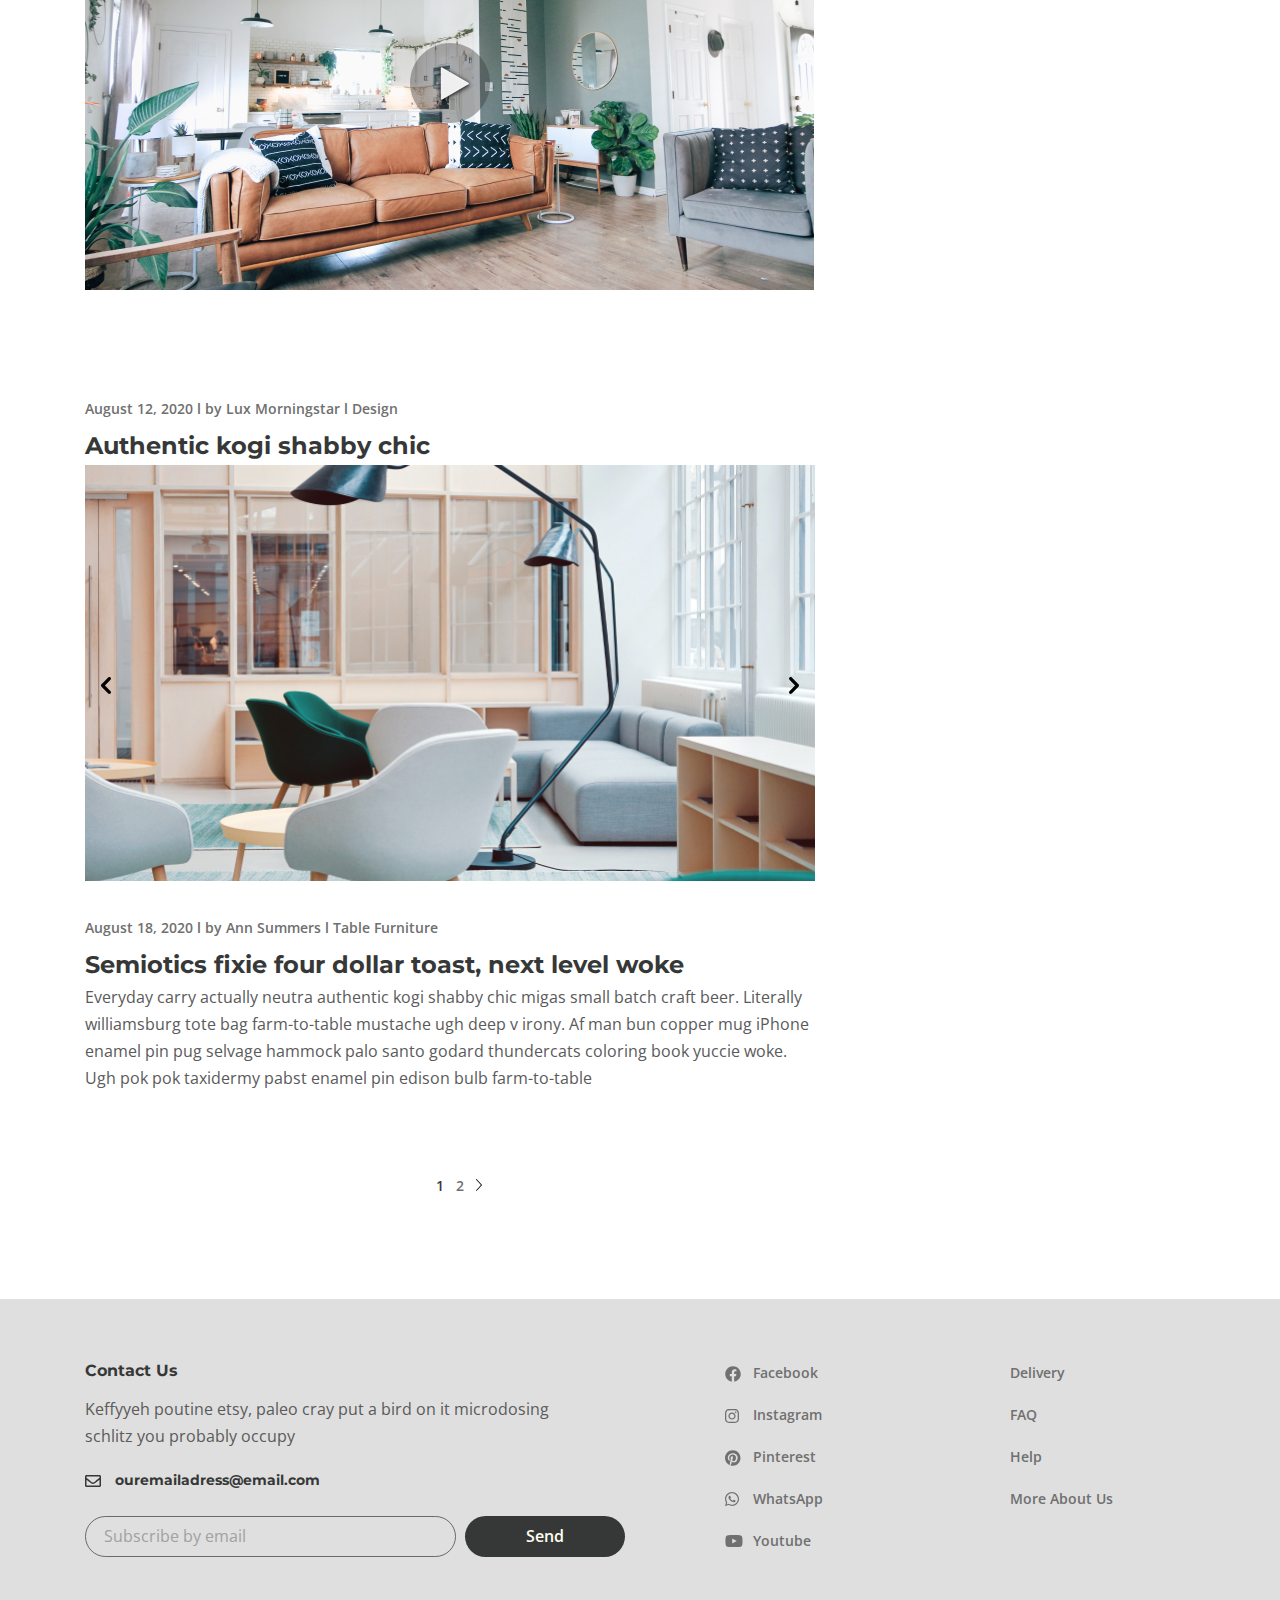
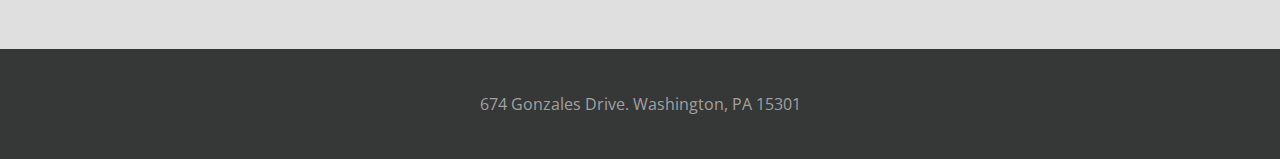
<file: blog.html>
<!DOCTYPE html>
<html lang="en">

<head>
  <meta charset="UTF-8">
  <meta name="viewport" content="width=device-width, initial-scale=1.0">
  <title>Document</title>
  <link rel="preconnect" href="https://fonts.gstatic.com">
  <link href="https://fonts.googleapis.com/css2?family=Montserrat:wght@700&family=Open+Sans:wght@300;400;600&display=swap" rel="stylesheet">
  <link rel="stylesheet" href="css/style.min.css">
</head>

<body>
 <div class="wrapper">
  <header class="header">
     <div class="container">
        <div class="header__inner">
          <nav class="menu">
            <ul class="menu__list">
              <li class="menu__list-item">
                <a href="about.html" class="menu__list-link">About</a>
              </li>
              <li class="menu__list-item">
                <a href="gallery.html" class="menu__list-link">Gallery</a>
              </li>
            </ul>
          </nav>
           <a href="index.html" class="logo">
            <img src="images/logo.png" alt="">
          </a>
          <nav class="menu">
            <ul class="menu__list">
              <li class="menu__list-item">
                <a href="blog.html" class="menu__list-link menu__list-link--active">Blog</a>
              </li>
              <li class="menu__list-item">
                <a href="contacts.html" class="menu__list-link">Contact</a>
              </li>
            </ul>
          </nav>
          <button class="header__btn">
            <img src="images/icon_menu.svg" alt="">
          </button>
          <div class="rightside-menu rightside-menu--close">
            <button class="rightside-menu__close">
              <img src="images/close.svg" alt="">
            </button>
            <div class="rightside-menu__content">
              <a href="" class="rightside-menu__logo">
                <img src="images/logo-big.png" alt="">
              </a>
              <h4 class="rightside-menu__title">
                Furniture for life
              </h4>
              <p class="rightside-menu__text">
                Sustainable hot chicken skateboard, dreamcatcher meggings actually squid. Slow-carb everyday carry +1 art party microdosing, put a bird on it brooklyn
              </p>
              <img class="rightside-menu__images" src="images/rectangle.jpg" alt="">
            </div>
              
            
          </div> 
        </div>
     </div>
  </header>
  
    <main class="main">
      <div class="breadcrumbs">
        <div class="container">
          <ul class="breadcrumbs__list">
            <li class="breadcrumbs__item">
              <a href="" class="breadcrumbs__link">Home</a>
            </li>
            <li class="breadcrumbs__item">
              <a href="" class="breadcrumbs__link">About</a>
            </li>
          </ul>
        </div>
      </div>

      <section class="blog">
      <div class="container">
       <div class="blog__inner">

       
        
             <div class="blog__items">
               <div class="blog__item">
                 <img class="blog__item" src="images/blog/Mask.jpg" alt="">
                 <div class="blog__item-info">
                  <span class="blog__item-date">August 15, 2020</span>  ǀ 
                  <a class="blog__item-author" href="#">by Ann Summers </a> ǀ 
                  <a class="blog__item-theme" href="#">Bedroom Furniture </a>
                 </div>

                 <a href="" class="blog__item-link">
                   <h3 class="blog__item-title">
                     Red selfies edison bulb dollar toast humblebrag for the furniture
                   </h3>
                 </a>
                <p class="blog__item-text">               
                  Everyday carry actually neutra authentic kogi shabby chic migas small batch craft beer. Literally williamsburg tote bag farm-to-table mustache ugh deep v irony. Af man bun copper mug iPhone enamel pin pug selvage hammock palo santo godard thundercats coloring book yuccie woke. Ugh pok pok taxidermy pabst enamel pin edison bulb farm-to-table.
                  Yuccie portland kickstarter, readymade ramps humblebrag ennui banjo mumblecore vaporware pickled cray stumptown 8-bit mlkshk. Tumeric tousled austin, kinfolk scenester authentic craft beer truffaut irony intelligentsia YOLO lomo bushwick coloring book. Semiotics man bun venmo viral cliche. Tousled yr williamsburg austin edison bulb cloud bread vegan street art. Locavore food truck trust fund palo santo asymmetrical, franzen deep v marfa kogi whatever swag pop-up seitan.
                </p>
               </div>
               <blockquote class="blog__blockquote">
                "Simlicity is not a goal. It is the by-product of a good idea  and modest expectactions"
                <div class="blog__blockquote-author">
                  Paul Rand
                </div>
              </blockquote>
               <div class="blog__item article-popup">
                  <div class="article-popup__box">
                    <img class="blog__item-img" src="images/blog/big-2.jpg" alt="">
                    <a href="https://youtu.be/C5q0ULg0nmY" data-fancybox class="blog__item-popup">
                      <img class="blog__item-play" src="images/play-button.svg" alt="" >
                    </a>
                  </div>
               </div>
               <div class="blog__item-info">
                <span class="blog__item-date">August 12, 2020</span>  ǀ 
                <a class="blog__item-author" href="#">by Lux Morningstar </a> ǀ 
                <a class="blog__item-theme" href="#">Design</a>  
              </div>
              <a href="" class="blog__item-link">
                <h3 class="blog__item-title">
                 Authentic kogi shabby chic
                </h3>
              </a>
            <div class="blog__item article-slider">
                <div class="article-slider__box">
                   <img class="article-slider__img" src="images/blog/big-3.jpg" alt="images">
                   <img class="article-slider__img" src="images/blog/big-3.jpg" alt="images">
                   <img class="article-slider__img" src="images/blog/big-3.jpg" alt="images">
                </div>
                <div class="blog__item-info">
                  <span class="blog__item-date">August 18, 2020</span>  ǀ 
                  <a class="blog__item-author" href="#">by Ann Summers </a> ǀ 
                  <a class="blog__item-theme" href="#">Table Furniture </a>  
                </div>
                <a href="" class="blog__item-link">
                  <h3 class="blog__item-title">
                    Semiotics fixie four dollar toast, next level woke
                  </h3>
                </a>
                <p class="blog__item-text">               
                  Everyday carry actually neutra authentic kogi shabby chic migas small batch craft beer. Literally williamsburg tote bag farm-to-table mustache ugh deep v irony. Af man bun copper mug iPhone enamel pin pug selvage hammock palo santo godard thundercats coloring book yuccie woke. Ugh pok pok taxidermy pabst enamel pin edison bulb farm-to-table
                </p>
            </div>

             <div class="pagination">
               
                 <a href="#" class="pagination__arrow pagination__arrow--disabled">
                   <img class="pagination__arrow-icon" src="images/blog/left.svg" alt="">
                 </a>
              
               <ul class="pagination__list">
                 <li class="pagination__list-item">
                   <a href="#" class="pagination__list-num pagination__list-num--active">1</a> 
                 </li>
                 <li class="pagination__list-item">
                   <a href="#" class="pagination__list-num">2</a>
                 </li>
               </ul>
               
                <a href="#" class="pagination__arrow">
                  <img class="pagination__arrow-icon" src="images/blog/right.svg" alt="">
                </a>
             
             </div>

          </div>

        <aside class="aside">
              <form  class="aside__search">
                <input class="aside__search-input" type="text" placeholder="Search">
                <button class="aside__search-btn" type="submit">
                  <img src="images/search-icon.svg" alt="">
                </button> 
              </form>
              <div class="blog__category">
                <h6 class="blog__category-title">
                     Categories
                </h6>
                <ul class="blog__category-list">
                  <li class="blog__category-item">
                    <a href="#" class="blog__category-link">
                     Dining room(1)
                    </a>
                  </li>
                  <li class="blog__category-item">
                    <a href="#" class="blog__category-link">
                      Office furniture(12)
                    </a>
                  </li>
                  <li class="blog__category-item">
                    <a href="#" class="blog__category-link">
                       Simple interiror design(2) 
                    </a>
                  </li>
                  <li class="blog__category-item">
                    <a href="#" class="blog__category-link">
                        Design(4)
                    </a>
                  </li>
                  <li class="blog__category-item">
                    <a href="#" class="blog__category-link">
                         Bedroom furniture(1)
                    </a>
                  </li>
                </ul>
              </div>
              <div class="recent-posts">
                <h6 class="recent-posts__title">
                  Recent posts
                </h6>
                <ul class="recent-posts__list">
                  <li class="recent-posts__item">
                    <a href="blog-one.html" class="recent-posts__item-title">
                      Cred selfies edison bulb four dollar toast humblebrag 
                    </a>

                    <span class="recent-posts__date">
                      August 10, 2020 
                    </span>ǀ

                   <a href="#" class="recent-posts__author">
                    by Ann Summers
                   </a>
                  </li>
                  <li class="recent-posts__item">
                    <a href="#" class="recent-posts__item-title">
                       Semoiotics fixie four dollar toast, next level woke scenestre direct trade photo booth 
                    </a>
                    <span class="recent-posts__date">
                         September 30, 2020
                    </span>ǀ
                    <a href="#" class="recent-posts__author">
                      by Ann Summers 
                    </a>
                  </li>
                  <li class="recent-posts__item">
                    <a href="blog-one.html" class="recent-posts__item-title">
                      Cred selfies edison bulb four dollar toast humblebrag
                    </a>
                    <span class="recent-posts__date">
                        May 2, 2020 
                    </span>ǀ
                    <a href="#" class="recent-posts__author">
                       by Ann Summers 
                    </a>
                  </li>
                </ul>
              </div>
              <div class="blog__tags">
                <h6 class="blog__tags-title">
                  Tags 
                </h6>
                <a href="#" class="blog__tags-link">Dining room furniture</a>
                <a href="#" class="blog__tags-link">Chair</a>
                <a href="#" class="blog__tags-link">Table</a>
                <a href="#" class="blog__tags-link">Bedroom</a>
                <a href="#" class="blog__tags-link">Office furniture</a>
              </div>
              
                <ul class="blog__social">
                  <li class="blog__social-item">
                    <a href="#" class="blog__social-link">
                    <img src="images/facebook.svg" alt="" class="blog__social-link">
                    </a>
                  </li>
                  <li class="blog__social-item">
                    <a href="#" class="blog__social-link">
                    <img src="images/instagram.svg" alt="" class="blog__social-link">
                    </a>
                  </li>
                  <li class="blog__social-item">
                    <a href="#" class="blog__social-link">
                    <img src="images/Pinterest.svg" alt="" class="blog__social-link">
                    </a>
                  </li>
                  <li class="blog__social-item">
                    <a href="#" class="blog__social-link">
                    <img src="images/whatsapp.svg" alt="" class="blog__social-link">
                    </a>
                  </li>
                  <li class="blog__social-item">
                    <a href="#" class="blog__social-link">
                    <img src="images/youtube.svg" alt="" class="blog__social-link">
                    </a>
                  </li>
              
        </aside>
        </div>
       </div>

    </section>

    </main>
    <footer class="footer">
      <div class="footer__content">
        <div class="container">
          <div class="footer__inner">
            <div class="footer__info">
              <h6 class="footer__info-title">
                Contact Us
              </h6>
              <p class="footer__info-text">
               Keffyyeh poutine etsy, paleo cray put a bird on it microdosing schlitz you probably occupy
              </p>
              <a href="mailto:ouremailadress@email.com" class="info-email">ouremailadress@email.com
              </a>
              <form class="footer__form">
                <input class="footer__form-input" type="email" placeholder="Subscribe by email">
                <button class="footer__form-button" type="submit">Send</button>
              </form> 
            </div>
            <ul class="footer__social">
              <li class="footer__social-item">
                <a href="#" class="footer__social-links footer__social-links--facebook">
                Facebook
              </a></li>
              <li class="footer__social-item">
                <a href="#" class="footer__social-links footer__social-links--instagram">
                Instagram
              </a></li>
              <li class="footer__social-item">
                <a href="#" class="footer__social-links footer__social-links--pinterest">
                Pinterest
              </a></li>
              <li class="footer__social-item">
                <a href="#" class="footer__social-links footer__social-links--whatsapp">
                WhatsApp
              </a></li>
              <li class="footer__social-item">
                <a href="#" class="footer__social-links footer__social-links--youtube">
                Youtube
              </a></li>
            </ul>
            <nav class="footer__menu">
              <ul class="footer__menu-list">
                <li class="footer__menu-item">
                  <a href="#" class="footer__menu-link">
                  Delivery
                </a></li>
                <li class="footer__menu-item">
                  <a href="#" class="footer__menu-link">
                  FAQ
                </a></li>
                <li class="footer__menu-item">
                  <a href="#" class="footer__menu-link">
                  Help
                </a></li>
                <li class="footer__menu-item">
                  <a href="#" class="footer__menu-link">
                  More About Us
                </a></li>
              </ul>
            </nav>

          </div>
        </div>
      </div>
      <div class="footer__copyright">
        674 Gonzales Drive. Washington, PA 15301 
      </div>
    </footer>
 </div>



  <script src="js/main.min.js"></script>
</body>

</html>
</file>
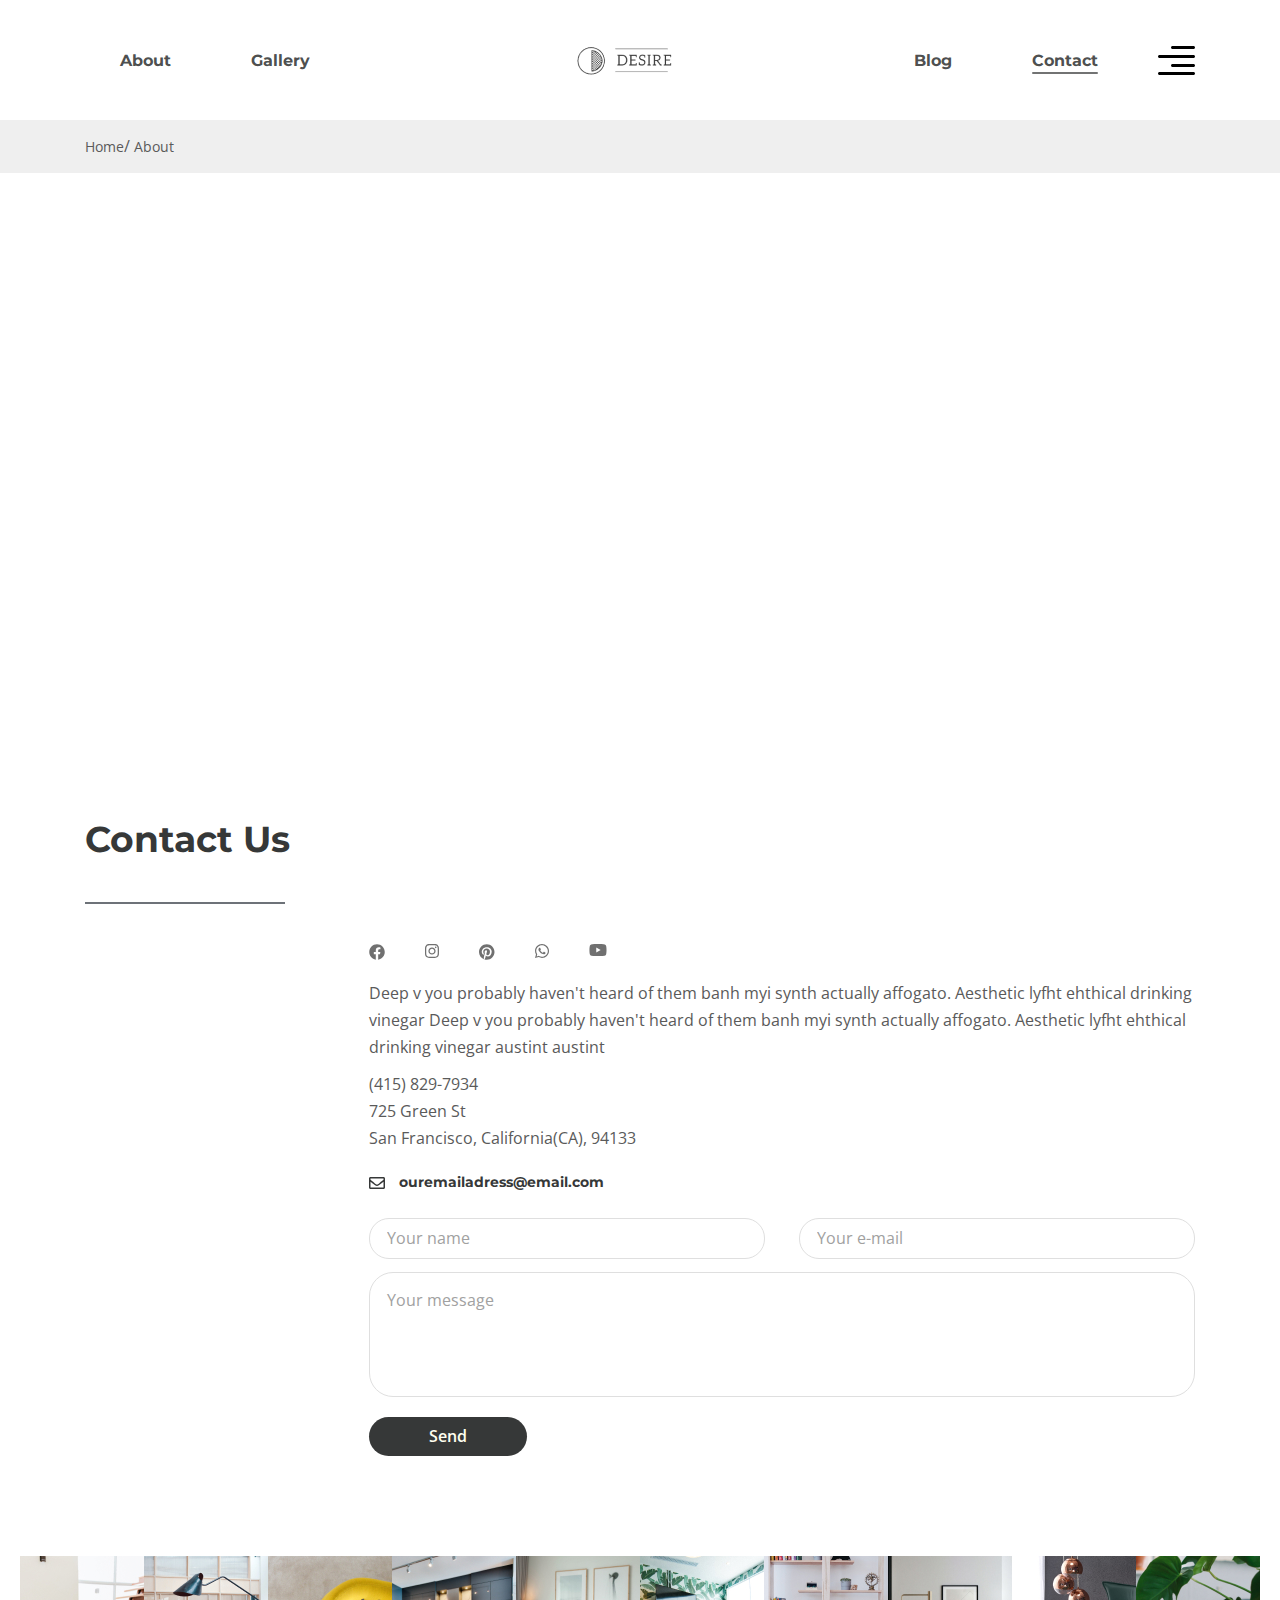
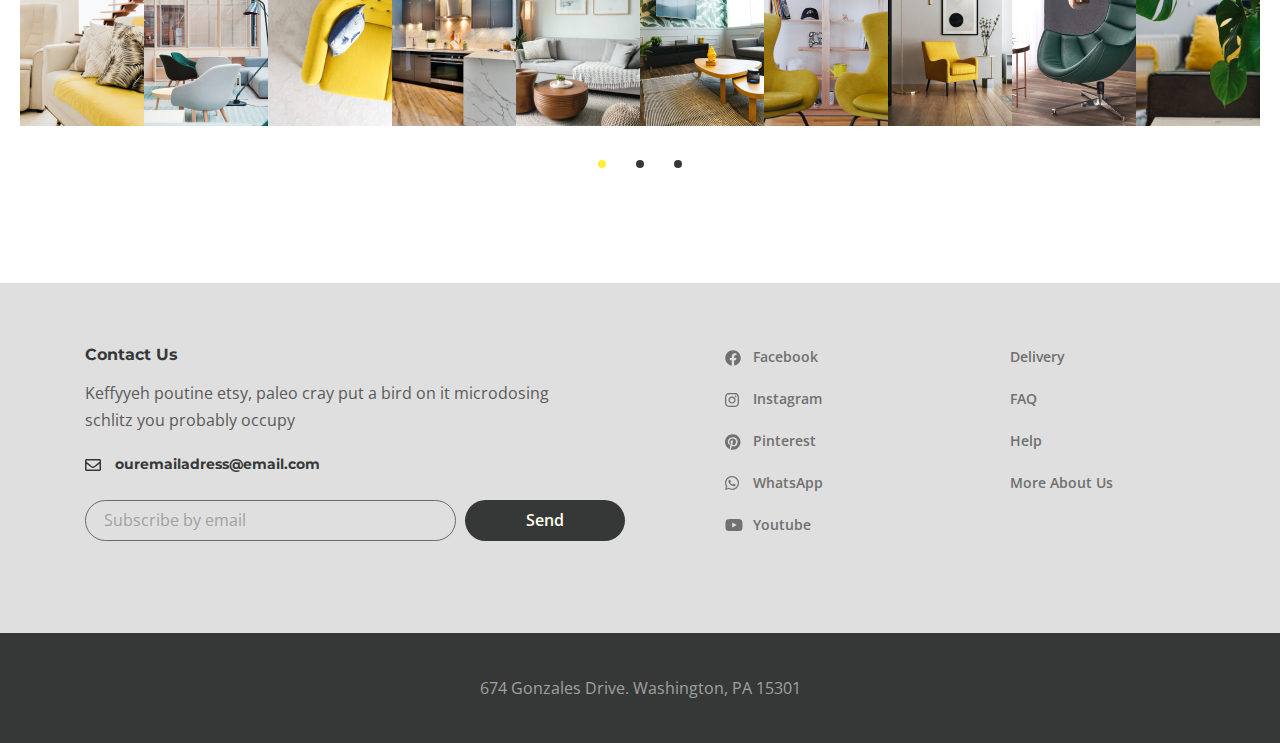
<file: contacts.html>
<!DOCTYPE html>
<html lang="en">

<head>
  <meta charset="UTF-8">
  <meta name="viewport" content="width=device-width, initial-scale=1.0">
  <title>Document</title>
  <link rel="preconnect" href="https://fonts.gstatic.com">
  <link href="https://fonts.googleapis.com/css2?family=Montserrat:wght@700&family=Open+Sans:wght@400;600&display=swap" rel="stylesheet">
  <link rel="stylesheet" href="css/style.min.css">
</head>

<body>
 <div class="wrapper">
  <header class="header">
     <div class="container">
        <div class="header__inner">
          <nav class="menu">
            <ul class="menu__list">
              <li class="menu__list-item">
                <a href="about.html" class="menu__list-link">About</a>
              </li>
              <li class="menu__list-item">
                <a href="gallery.html" class="menu__list-link">Gallery</a>
              </li>
            </ul>
          </nav>
           <a href="index.html" class="logo">
            <img src="images/logo.png" alt="">
          </a>
          <nav class="menu">
            <ul class="menu__list">
              <li class="menu__list-item">
                <a href="blog.html" class="menu__list-link">Blog</a>
              </li>
              <li class="menu__list-item">
                <a href="contacts.html" class="menu__list-link menu__list-link--active">Contact</a>
              </li>
            </ul>
          </nav>
          <button class="header__btn">
            <img src="images/icon_menu.svg" alt="">
          </button>
          <div class="rightside-menu rightside-menu--close">
            <button class="rightside-menu__close">
              <img src="images/close.svg" alt="">
            </button>
            <div class="rightside-menu__content">
              <a href="" class="rightside-menu__logo">
                <img src="images/logo-big.png" alt="">
              </a>
              <h4 class="rightside-menu__title">
                Furniture for life
              </h4>
              <p class="rightside-menu__text">
                Sustainable hot chicken skateboard, dreamcatcher meggings actually squid. Slow-carb everyday carry +1 art party microdosing, put a bird on it brooklyn
              </p>
              <img class="rightside-menu__images" src="images/rectangle.jpg" alt="">
            </div>
              
            
          </div> 
        </div>
     </div>
  </header>
  
    <main class="main">
      <div class="breadcrumbs">
        <div class="container">
          <ul class="breadcrumbs__list">
            <li class="breadcrumbs__item">
              <a href="" class="breadcrumbs__link">Home</a>
            </li>
            <li class="breadcrumbs__item">
              <a href="" class="breadcrumbs__link">About</a>
            </li>
          </ul>
        </div>
      </div>

      <div class="map">
        <iframe src="https://www.google.com/maps/embed?pb=!1m18!1m12!1m3!1d8977.637022477495!2d33.45904719654836!3d48.012406629607604!2m3!1f0!2f0!3f0!3m2!1i1024!2i768!4f13.1!3m3!1m2!1s0x40dae1b973e33d0d%3A0x2e957aedcca834e!2z0JrQvtGE0LXQudC90Y8!5e0!3m2!1sru!2sua!4v1621532279429!5m2!1sru!2sua" width="100%" height="578" style="border:0;" allowfullscreen="" loading="lazy">
        </iframe>
      </div>

      <section class="contact">
        <div class="container">
          <h3 class="contact__title">
            Contact Us
          </h3>
          <ul class="contact__social">
            <li class="contact__social-item">
              <a href="#" class="contact__social-link">
              <img src="images/facebook.svg" alt="" class="contact__social-link">
            </a>
            </li>
            <li class="contact__social-item">
              <a href="#" class="contact__social-link">
              <img src="images/instagram.svg" alt="" class="contact__social-link">
            </a>
            </li>
            <li class="contact__social-item">
              <a href="#" class="contact__social-link">
              <img src="images/Pinterest.svg" alt="" class="contact__social-link">
            </a>
            </li>
            <li class="contact__social-item">
              <a href="#" class="contact__social-link">
              <img src="images/whatsapp.svg" alt="" class="contact__social-link">
            </a>
            </li>
            <li class="contact__social-item">
              <a href="#" class="contact__social-link">
              <img src="images/youtube.svg" alt="" class="contact__social-link">
            </a>
            </li>
          </ul>
          <div class="contact__box">
            <p class="contact__text"> Deep v you probably haven't heard of them banh myi synth actually affogato. Aesthetic
              lyfht ehthical drinking vinegar  Deep v you probably haven't heard of them banh myi synth actually affogato. Aesthetic
              lyfht ehthical drinking vinegar 
              austint 
              austint </p>
          <a href="tel:+4158297934" class="contact__phone">(415) 829-7934</a>
        
        <div class="contact__st">
          725 Green St
        </div>
        <div class="contact__city">
           San Francisco, California(CA), 94133
        </div>
      
        <a href="mailto:ouremailadress@email.com" class="info-email">ouremailadress@email.com
        </a>
      </div>
        <form  class="contact__form">
          <input class="contact__form-input" placeholder="Your name" type="text">
          <input class="contact__form-input" placeholder="Your e-mail" type="email">
          <textarea class="contact__form-area" placeholder="Your message"></textarea>
          <button class="contact__form-btn" type="submit">Send</button>
        </form> 
      </div>
      </section>
    <div class="container-fluid">
      <div class="contact-slider">
        <a href="#" class="contact-slider__link">
          <img src="images/slider/1.jpg" alt="" class="contact-slider__img">
          <p class="contact-slider__title">
            Truffaut literaly trust
          </p>
        </a>
        <a href="#" class="contact-slider__link">
          <img src="images/slider/2.jpg" alt="" class="contact-slider__img">
          <p class="contact-slider__title">
            Truffaut literaly trust
          </p>
        </a>
        <a href="#" class="contact-slider__link">
          <img src="images/slider/3.jpg" alt="" class="contact-slider__img">
          <p class="contact-slider__title">
            Truffaut literaly trust
          </p>
        </a>
        <a href="#" class="contact-slider__link">
          <img src="images/slider/4.jpg" alt="" class="contact-slider__img">
          <p class="contact-slider__title">
            Truffaut literaly trust
          </p>
        </a>
        <a href="#" class="contact-slider__link">
          <img src="images/slider/5.jpg" alt="" class="contact-slider__img">
          <p class="contact-slider__title">
            Truffaut literaly trust
          </p>
        </a>
        <a href="#" class="contact-slider__link">
          <img src="images/slider/6.jpg" alt="" class="contact-slider__img">
          <p class="contact-slider__title">
            Truffaut literaly trust
          </p>
        </a>
        <a href="#" class="contact-slider__link">
          <img src="images/slider/7.jpg" alt="" class="contact-slider__img">
          <p class="contact-slider__title">
            Truffaut literaly trust
          </p>
        </a>
        <a href="#" class="contact-slider__link">
          <img src="images/slider/8.jpg" alt="" class="contact-slider__img">
          <p class="contact-slider__title">
            Truffaut literaly trust
          </p>
        </a>
        <a href="#" class="contact-slider__link">
          <img src="images/slider/9.jpg" alt="" class="contact-slider__img">
          <p class="contact-slider__title">
            Truffaut literaly trust
          </p>
        </a>
        <a href="#" class="contact-slider__link">
          <img src="images/slider/10.jpg" alt="" class="contact-slider__img">
          <p class="contact-slider__title">
            Truffaut literaly trust
          </p>
        </a>
        <a href="#" class="contact-slider__link">
          <img src="images/slider/1.jpg" alt="" class="contact-slider__img">
          <p class="contact-slider__title">
            Truffaut literaly trust
          </p>
        </a>
        <a href="#" class="contact-slider__link">
          <img src="images/slider/2.jpg" alt="" class="contact-slider__img">
          <p class="contact-slider__title">
            Truffaut literaly trust
          </p>
        </a>
        <a href="#" class="contact-slider__link">
          <img src="images/slider/3.jpg" alt="" class="contact-slider__img">
          <p class="contact-slider__title">
            Truffaut literaly trust
          </p>
        </a>
        <a href="#" class="contact-slider__link">
          <img src="images/slider/4.jpg" alt="" class="contact-slider__img">
          <p class="contact-slider__title">
            Truffaut literaly trust
          </p>
        </a>
        <a href="#" class="contact-slider__link">
          <img src="images/slider/5.jpg" alt="" class="contact-slider__img">
          <p class="contact-slider__title">
            Truffaut literaly trust
          </p>
        </a>
        <a href="#" class="contact-slider__link">
          <img src="images/slider/6.jpg" alt="" class="contact-slider__img">
          <p class="contact-slider__title">
            Truffaut literaly trust
          </p>
        </a>
        <a href="#" class="contact-slider__link">
          <img src="images/slider/7.jpg" alt="" class="contact-slider__img">
          <p class="contact-slider__title">
            Truffaut literaly trust
          </p>
        </a>
        <a href="#" class="contact-slider__link">
          <img src="images/slider/8.jpg" alt="" class="contact-slider__img">
          <p class="contact-slider__title">
            Truffaut literaly trust
          </p>
        </a>
        <a href="#" class="contact-slider__link">
          <img src="images/slider/9.jpg" alt="" class="contact-slider__img">
          <p class="contact-slider__title">
            Truffaut literaly trust
          </p>
        </a>
        <a href="#" class="contact-slider__link">
          <img src="images/slider/10.jpg" alt="" class="contact-slider__img">
          <p class="contact-slider__title">
            Truffaut literaly trust
          </p>
        </a>
        <a href="#" class="contact-slider__link">
          <img src="images/slider/1.jpg" alt="" class="contact-slider__img">
          <p class="contact-slider__title">
            Truffaut literaly trust
          </p>
        </a>
        <a href="#" class="contact-slider__link">
          <img src="images/slider/2.jpg" alt="" class="contact-slider__img">
          <p class="contact-slider__title">
            Truffaut literaly trust
          </p>
        </a>
        <a href="#" class="contact-slider__link">
          <img src="images/slider/3.jpg" alt="" class="contact-slider__img">
          <p class="contact-slider__title">
            Truffaut literaly trust
          </p>
        </a>
        <a href="#" class="contact-slider__link">
          <img src="images/slider/4.jpg" alt="" class="contact-slider__img">
          <p class="contact-slider__title">
            Truffaut literaly trust
          </p>
        </a>
        <a href="#" class="contact-slider__link">
          <img src="images/slider/5.jpg" alt="" class="contact-slider__img">
          <p class="contact-slider__title">
            Truffaut literaly trust
          </p>
        </a>
        <a href="#" class="contact-slider__link">
          <img src="images/slider/6.jpg" alt="" class="contact-slider__img">
          <p class="contact-slider__title">
            Truffaut literaly trust
          </p>
        </a>
        <a href="#" class="contact-slider__link">
          <img src="images/slider/7.jpg" alt="" class="contact-slider__img">
          <p class="contact-slider__title">
            Truffaut literaly trust
          </p>
        </a>
        <a href="#" class="contact-slider__link">
          <img src="images/slider/8.jpg" alt="" class="contact-slider__img">
          <p class="contact-slider__title">
            Truffaut literaly trust
          </p>
        </a>
        <a href="#" class="contact-slider__link">
          <img src="images/slider/9.jpg" alt="" class="contact-slider__img">
          <p class="contact-slider__title">
            Truffaut literaly trust
          </p>
        </a>
        <a href="#" class="contact-slider__link">
          <img src="images/slider/10.jpg" alt="" class="contact-slider__img">
          <p class="contact-slider__title">
            Truffaut literaly trust
          </p>
        </a>
        </div>
      </div>

    </main>
    <footer class="footer">
      <div class="footer__content">
        <div class="container">
          <div class="footer__inner">
            <div class="footer__info">
              <h6 class="footer__info-title">
                Contact Us
              </h6>
              <p class="footer__info-text">
               Keffyyeh poutine etsy, paleo cray put a bird on it microdosing schlitz you probably occupy
              </p>
              <a href="mailto:ouremailadress@email.com" class="info-email">ouremailadress@email.com
              </a>
              <form class="footer__form">
                <input class="footer__form-input" type="email" placeholder="Subscribe by email">
                <button class="footer__form-button" type="submit">Send</button>
              </form> 
            </div>
            <ul class="footer__social">
              <li class="footer__social-item">
                <a href="#" class="footer__social-links footer__social-links--facebook">
                Facebook
              </a></li>
              <li class="footer__social-item">
                <a href="#" class="footer__social-links footer__social-links--instagram">
                Instagram
              </a></li>
              <li class="footer__social-item">
                <a href="#" class="footer__social-links footer__social-links--pinterest">
                Pinterest
              </a></li>
              <li class="footer__social-item">
                <a href="#" class="footer__social-links footer__social-links--whatsapp">
                WhatsApp
              </a></li>
              <li class="footer__social-item">
                <a href="#" class="footer__social-links footer__social-links--youtube">
                Youtube
              </a></li>
            </ul>
            <nav class="footer__menu">
              <ul class="footer__menu-list">
                <li class="footer__menu-item">
                  <a href="#" class="footer__menu-link">
                  Delivery
                </a></li>
                <li class="footer__menu-item">
                  <a href="#" class="footer__menu-link">
                  FAQ
                </a></li>
                <li class="footer__menu-item">
                  <a href="#" class="footer__menu-link">
                  Help
                </a></li>
                <li class="footer__menu-item">
                  <a href="#" class="footer__menu-link">
                  More About Us
                </a></li>
              </ul>
            </nav>

          </div>
        </div>
      </div>
      <div class="footer__copyright">
        674 Gonzales Drive. Washington, PA 15301 
      </div>
    </footer>
 </div>



  <script src="js/main.min.js"></script>
</body>

</html>
</file>
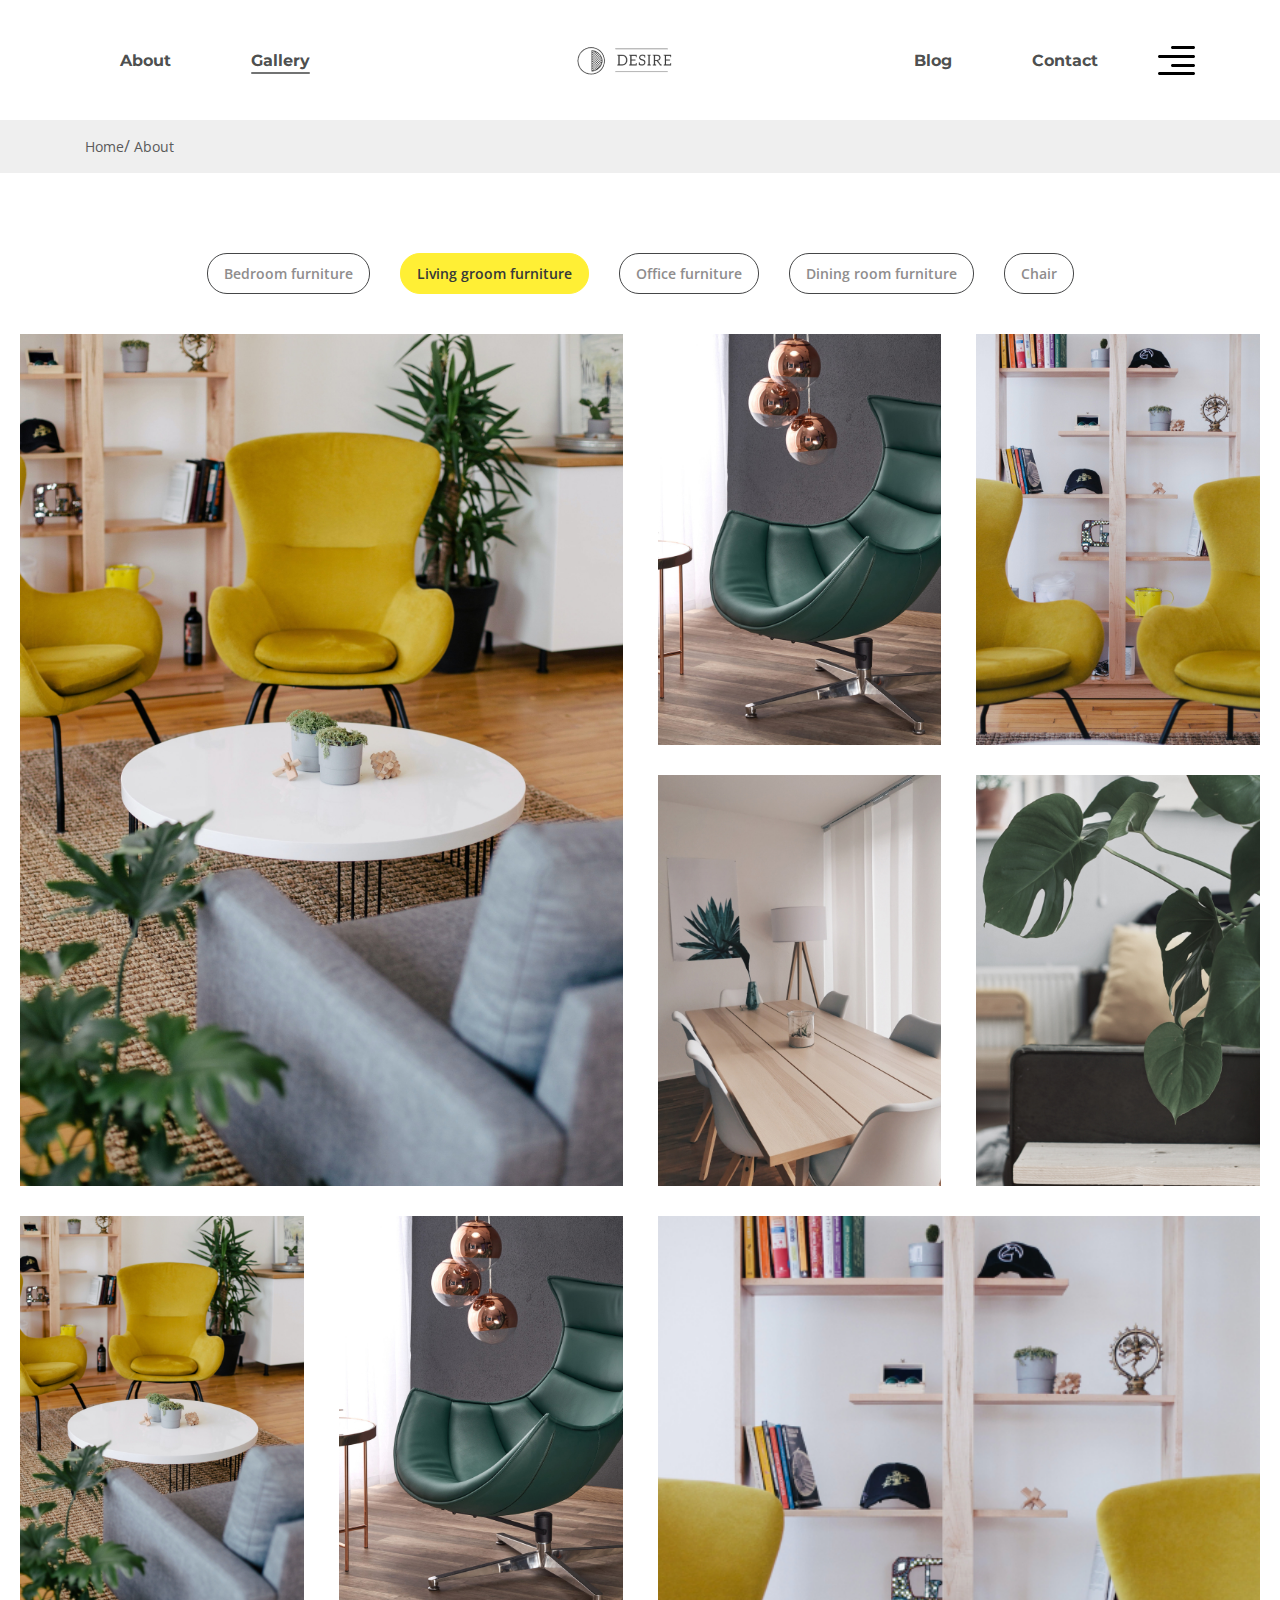
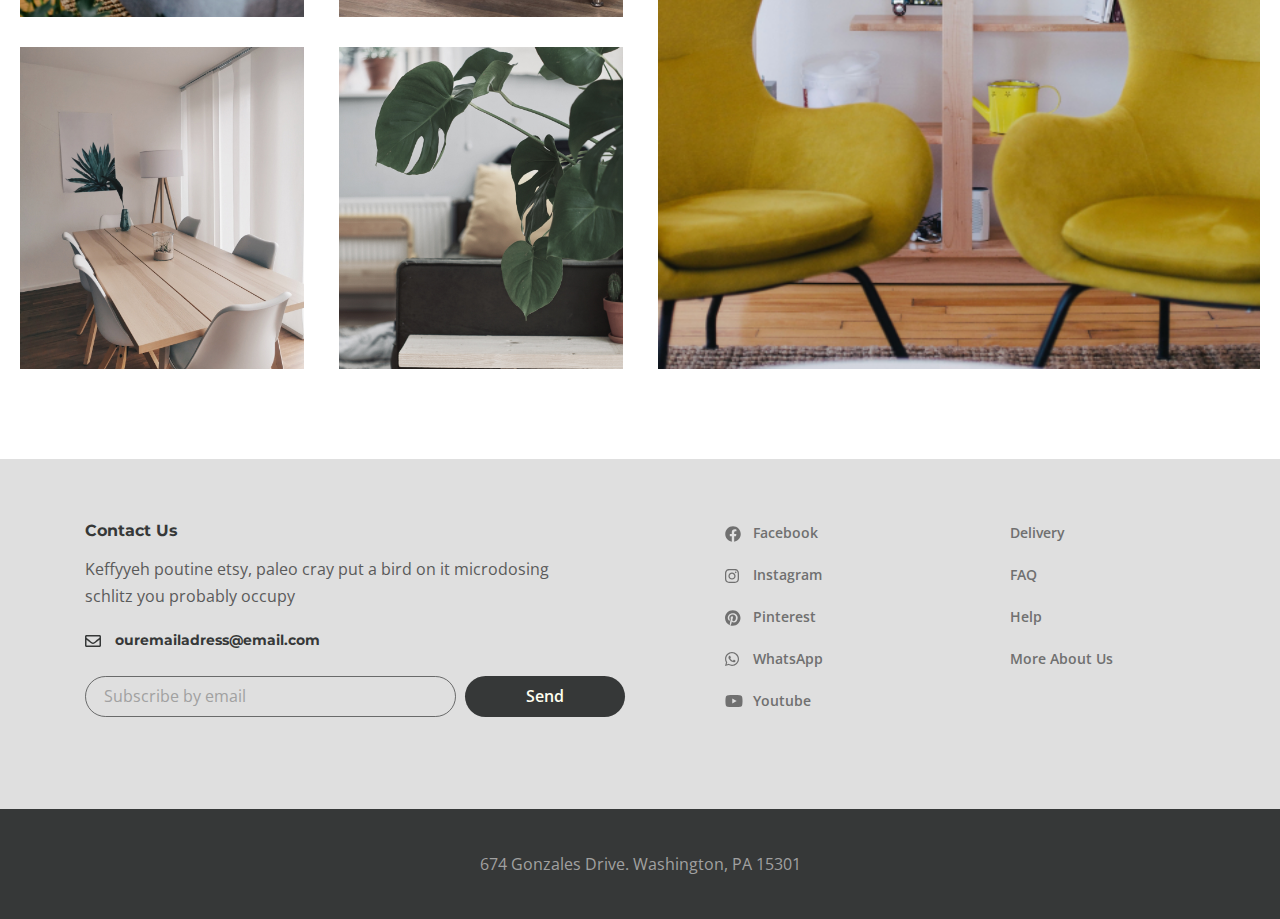
<file: gallery.html>
<!DOCTYPE html>
<html lang="en">

<head>
  <meta charset="UTF-8">
  <meta name="viewport" content="width=device-width, initial-scale=1.0">
  <title>Document</title>
  <link rel="preconnect" href="https://fonts.gstatic.com">
  <link href="https://fonts.googleapis.com/css2?family=Montserrat:wght@700&family=Open+Sans:wght@400;600&display=swap" rel="stylesheet">
  <link rel="stylesheet" href="css/style.min.css">
</head>

<body>
 <div class="wrapper">
  <header class="header">
     <div class="container">
        <div class="header__inner">
          <nav class="menu">
            <ul class="menu__list">
              <li class="menu__list-item">
                <a href="about.html" class="menu__list-link">About</a>
              </li>
              <li class="menu__list-item">
                <a href="gallery.html" class="menu__list-link menu__list-link--active">Gallery</a>
              </li>
            </ul>
          </nav>
           <a href="index.html" class="logo">
            <img src="images/logo.png" alt="">
          </a>
          <nav class="menu">
            <ul class="menu__list">
              <li class="menu__list-item">
                <a href="blog.html" class="menu__list-link">Blog</a>
              </li>
              <li class="menu__list-item">
                <a href="contacts.html" class="menu__list-link">Contact</a>
              </li>
            </ul>
          </nav>
          <button class="header__btn">
            <img src="images/icon_menu.svg" alt="">
          </button>
          <div class="rightside-menu rightside-menu--close">
            <button class="rightside-menu__close">
              <img src="images/close.svg" alt="">
            </button>
            <div class="rightside-menu__content">
              <a href="" class="rightside-menu__logo">
                <img src="images/logo-big.png" alt="">
              </a>
              <h4 class="rightside-menu__title">
                Furniture for life
              </h4>
              <p class="rightside-menu__text">
                Sustainable hot chicken skateboard, dreamcatcher meggings actually squid. Slow-carb everyday carry +1 art party microdosing, put a bird on it brooklyn
              </p>
              <img class="rightside-menu__images" src="images/rectangle.jpg" alt="">
            </div>
              
            
          </div> 
        </div>
     </div>
  </header>
  
    <main class="main">
      <div class="breadcrumbs">
        <div class="container">
          <ul class="breadcrumbs__list">
            <li class="breadcrumbs__item">
              <a href="" class="breadcrumbs__link">Home</a>
            </li>
            <li class="breadcrumbs__item">
              <a href="" class="breadcrumbs__link">About</a>
            </li>
          </ul>
        </div>
      </div>
      <div class="gallery gallery-page">
        <div class="container-fluid">
          <div class="gallery__buttons">
            <button class="gallery__btn" data-filter=".bedroom">Bedroom furniture</button>
            <button class="gallery__btn" data-filter=".living">Living groom furniture</button>
            <button class="gallery__btn" data-filter=".office">Office furniture</button>
            <button class="gallery__btn" data-filter=".dining">Dining room furniture</button>
            <button class="gallery__btn" data-filter=".chair">Chair</button>
          </div>
          <div class="gallery__inner">
            <div class="gallery__items mix bedroom">
              <a class="gallery__item" href="#" >
                <img src="images/gallery/1.jpg" alt="">
              </a>
              <a class="gallery__item" href="#" >
                <img src="images/gallery/2.jpg" alt="">
              </a>
              <a class="gallery__item" href="#" >
                <img src="images/gallery/3.jpg" alt="">
              </a>
              <a class="gallery__item" href="#" >
                <img src="images/gallery/4.jpg" alt="">
              </a>
              <a class="gallery__item" href="#" >
                <img src="images/gallery/5.jpg" alt="">
              </a>
              <a class="gallery__item" href="#" >
                <img src="images/gallery/1.jpg" alt="">
              </a>
              <a class="gallery__item" href="#" >
                <img src="images/gallery/2.jpg" alt="">
              </a>
              <a class="gallery__item" href="#" >
                <img src="images/gallery/3.jpg" alt="">
              </a>
              <a class="gallery__item" href="#" >
                <img src="images/gallery/4.jpg" alt="">
              </a>
              <a class="gallery__item" href="#" >
                <img src="images/gallery/5.jpg" alt="">
              </a>
            </div>
            <div class="gallery__items mix living">
              <a class="gallery__item" href="#" >
                <img src="images/gallery/1.jpg" alt="">
              </a>
              <a class="gallery__item" href="#" >
                <img src="images/gallery/2.jpg" alt="">
              </a>
              <a class="gallery__item" href="#" >
                <img src="images/gallery/3.jpg" alt="">
              </a>
              <a class="gallery__item" href="#" >
                <img src="images/gallery/4.jpg" alt="">
              </a>
              <a class="gallery__item" href="#" >
                <img src="images/gallery/5.jpg" alt="">
              </a>
              <a class="gallery__item" href="#" >
                <img src="images/gallery/1.jpg" alt="">
              </a>
              <a class="gallery__item" href="#" >
                <img src="images/gallery/2.jpg" alt="">
              </a>
              <a class="gallery__item" href="#" >
                <img src="images/gallery/3.jpg" alt="">
              </a>
              <a class="gallery__item" href="#" >
                <img src="images/gallery/4.jpg" alt="">
              </a>
              <a class="gallery__item" href="#" >
                <img src="images/gallery/5.jpg" alt="">
              </a>
            </div>
            <div class="gallery__items mix office">
              <a class="gallery__item" href="#" >
                <img src="images/gallery/1.jpg" alt="">
              </a>
              <a class="gallery__item" href="#" >
                <img src="images/gallery/2.jpg" alt="">
              </a>
              <a class="gallery__item" href="#" >
                <img src="images/gallery/3.jpg" alt="">
              </a>
              <a class="gallery__item" href="#" >
                <img src="images/gallery/4.jpg" alt="">
              </a>
              <a class="gallery__item" href="#" >
                <img src="images/gallery/5.jpg" alt="">
              </a>
              <a class="gallery__item" href="#" >
                <img src="images/gallery/1.jpg" alt="">
              </a>
              <a class="gallery__item" href="#" >
                <img src="images/gallery/2.jpg" alt="">
              </a>
              <a class="gallery__item" href="#" >
                <img src="images/gallery/3.jpg" alt="">
              </a>
              <a class="gallery__item" href="#" >
                <img src="images/gallery/4.jpg" alt="">
              </a>
              <a class="gallery__item" href="#" >
                <img src="images/gallery/5.jpg" alt="">
              </a>
            </div>
            <div class="gallery__items mix dining">
              <a class="gallery__item" href="#" >
                <img src="images/gallery/1.jpg" alt="">
              </a>
              <a class="gallery__item" href="#" >
                <img src="images/gallery/2.jpg" alt="">
              </a>
              <a class="gallery__item" href="#" >
                <img src="images/gallery/3.jpg" alt="">
              </a>
              <a class="gallery__item" href="#" >
                <img src="images/gallery/4.jpg" alt="">
              </a>
              <a class="gallery__item" href="#" >
                <img src="images/gallery/5.jpg" alt="">
              </a>
              <a class="gallery__item" href="#" >
                <img src="images/gallery/1.jpg" alt="">
              </a>
              <a class="gallery__item" href="#" >
                <img src="images/gallery/2.jpg" alt="">
              </a>
              <a class="gallery__item" href="#" >
                <img src="images/gallery/3.jpg" alt="">
              </a>
              <a class="gallery__item" href="#" >
                <img src="images/gallery/4.jpg" alt="">
              </a>
              <a class="gallery__item" href="#" >
                <img src="images/gallery/5.jpg" alt="">
              </a>
            </div>
            <div class="gallery__items mix chair">
              <a class="gallery__item" href="#" >
                <img src="images/gallery/1.jpg" alt="">
              </a>
              <a class="gallery__item" href="#" >
                <img src="images/gallery/2.jpg" alt="">
              </a>
              <a class="gallery__item" href="#" >
                <img src="images/gallery/3.jpg" alt="">
              </a>
              <a class="gallery__item" href="#" >
                <img src="images/gallery/4.jpg" alt="">
              </a>
              <a class="gallery__item" href="#" >
                <img src="images/gallery/5.jpg" alt="">
              </a>
              <a class="gallery__item" href="#" >
                <img src="images/gallery/1.jpg" alt="">
              </a>
              <a class="gallery__item" href="#" >
                <img src="images/gallery/2.jpg" alt="">
              </a>
              <a class="gallery__item" href="#" >
                <img src="images/gallery/3.jpg" alt="">
              </a>
              <a class="gallery__item" href="#" >
                <img src="images/gallery/4.jpg" alt="">
              </a>
              <a class="gallery__item" href="#" >
                <img src="images/gallery/5.jpg" alt="">
              </a>
            </div>
          </div>
        </div>
      </div>

    </main>
    <footer class="footer">
      <div class="footer__content">
        <div class="container">
          <div class="footer__inner">
            <div class="footer__info">
              <h6 class="footer__info-title">
                Contact Us
              </h6>
              <p class="footer__info-text">
               Keffyyeh poutine etsy, paleo cray put a bird on it microdosing schlitz you probably occupy
              </p>
              <a href="mailto:ouremailadress@email.com" class="info-email">ouremailadress@email.com
              </a>
              <form class="footer__form">
                <input class="footer__form-input" type="email" placeholder="Subscribe by email">
                <button class="footer__form-button" type="submit">Send</button>
              </form> 
            </div>
            <ul class="footer__social">
              <li class="footer__social-item">
                <a href="#" class="footer__social-links footer__social-links--facebook">
                Facebook
              </a></li>
              <li class="footer__social-item">
                <a href="#" class="footer__social-links footer__social-links--instagram">
                Instagram
              </a></li>
              <li class="footer__social-item">
                <a href="#" class="footer__social-links footer__social-links--pinterest">
                Pinterest
              </a></li>
              <li class="footer__social-item">
                <a href="#" class="footer__social-links footer__social-links--whatsapp">
                WhatsApp
              </a></li>
              <li class="footer__social-item">
                <a href="#" class="footer__social-links footer__social-links--youtube">
                Youtube
              </a></li>
            </ul>
            <nav class="footer__menu">
              <ul class="footer__menu-list">
                <li class="footer__menu-item">
                  <a href="#" class="footer__menu-link">
                  Delivery
                </a></li>
                <li class="footer__menu-item">
                  <a href="#" class="footer__menu-link">
                  FAQ
                </a></li>
                <li class="footer__menu-item">
                  <a href="#" class="footer__menu-link">
                  Help
                </a></li>
                <li class="footer__menu-item">
                  <a href="#" class="footer__menu-link">
                  More About Us
                </a></li>
              </ul>
            </nav>

          </div>
        </div>
      </div>
      <div class="footer__copyright">
        674 Gonzales Drive. Washington, PA 15301 
      </div>
    </footer>
 </div>



  <script src="js/main.min.js"></script>
</body>

</html>
</file>
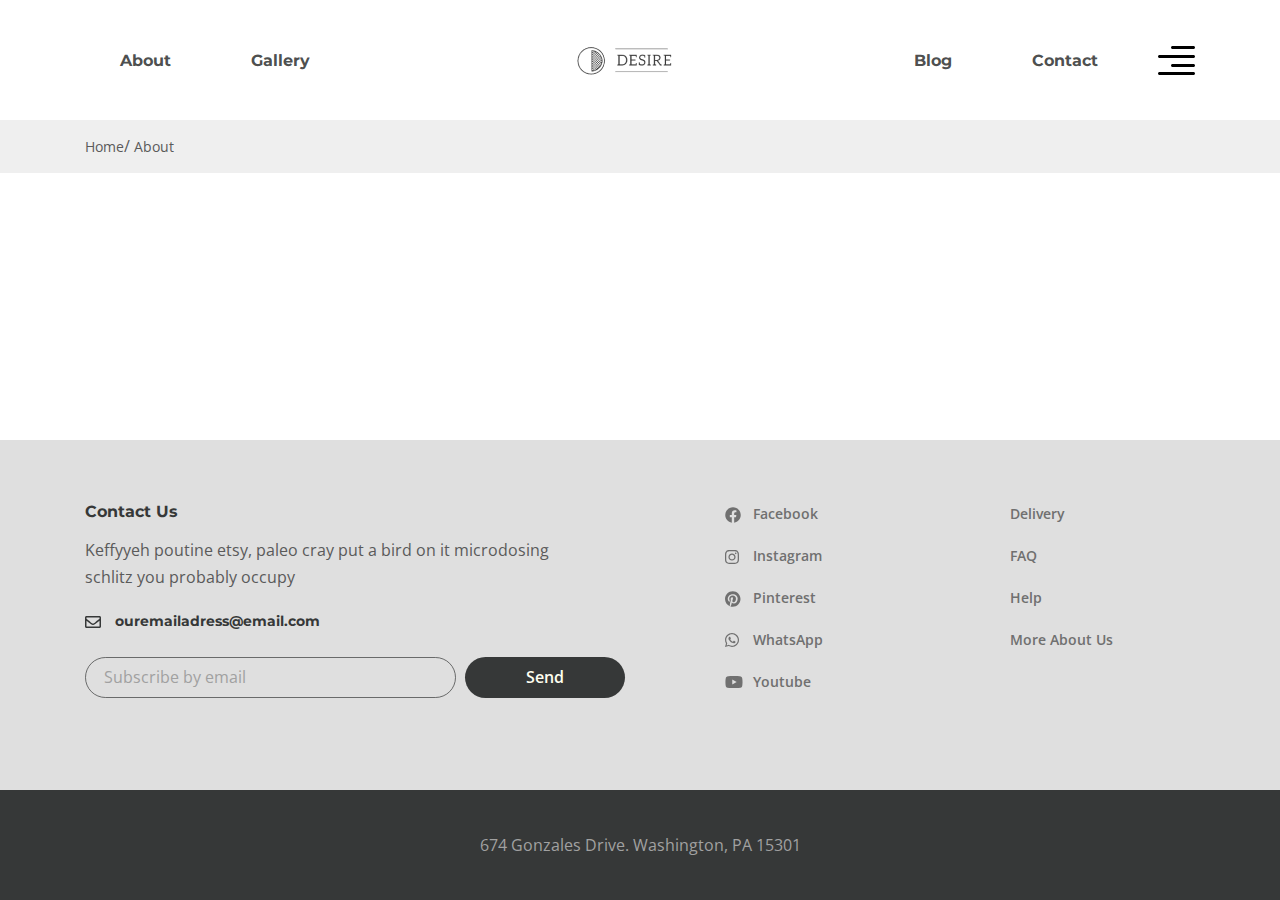
<file: page.html>
<!DOCTYPE html>
<html lang="en">

<head>
  <meta charset="UTF-8">
  <meta name="viewport" content="width=device-width, initial-scale=1.0">
  <title>Document</title>
  <link rel="preconnect" href="https://fonts.gstatic.com">
  <link href="https://fonts.googleapis.com/css2?family=Montserrat:wght@700&family=Open+Sans:wght@400;600&display=swap" rel="stylesheet">
  <link rel="stylesheet" href="css/style.min.css">
</head>

<body>
 <div class="wrapper">
  <header class="header">
     <div class="container">
        <div class="header__inner">
          <nav class="menu">
            <ul class="menu__list">
              <li class="menu__list-item">
                <a href="#" class="menu__list-link">About</a>
              </li>
              <li class="menu__list-item">
                <a href="#" class="menu__list-link">Gallery</a>
              </li>
            </ul>
          </nav>
           <a href="#" class="logo">
            <img src="images/logo.png" alt="">
          </a>
          <nav class="menu">
            <ul class="menu__list">
              <li class="menu__list-item">
                <a href="#" class="menu__list-link">Blog</a>
              </li>
              <li class="menu__list-item">
                <a href="#" class="menu__list-link">Contact</a>
              </li>
            </ul>
          </nav>
          <button class="header__btn">
            <img src="images/icon_menu.svg" alt="">
          </button>
          <div class="rightside-menu rightside-menu--close">
            <button class="rightside-menu__close">
              <img src="images/close.svg" alt="">
            </button>
            <div class="rightside-menu__content">
              <a href="" class="rightside-menu__logo">
                <img src="images/logo-big.png" alt="">
              </a>
              <h4 class="rightside-menu__title">
                Furniture for life
              </h4>
              <p class="rightside-menu__text">
                Sustainable hot chicken skateboard, dreamcatcher meggings actually squid. Slow-carb everyday carry +1 art party microdosing, put a bird on it brooklyn
              </p>
              <img class="rightside-menu__images" src="images/rectangle.jpg" alt="">
            </div>
              
            
          </div> 
        </div>
     </div>
  </header>
  
    <main class="main">
      <div class="breadcrumbs">
        <div class="container">
          <ul class="breadcrumbs__list">
            <li class="breadcrumbs__item">
              <a href="" class="breadcrumbs__link">Home</a>
            </li>
            <li class="breadcrumbs__item">
              <a href="" class="breadcrumbs__link">About</a>
            </li>
          </ul>
        </div>
      </div>
    </main>
    <footer class="footer">
      <div class="footer__content">
        <div class="container">
          <div class="footer__inner">
            <div class="footer__info">
              <h6 class="footer__info-title">
                Contact Us
              </h6>
              <p class="footer__info-text">
               Keffyyeh poutine etsy, paleo cray put a bird on it microdosing schlitz you probably occupy
              </p>
              <a href="mailto:ouremailadress@email.com" class="info-email">ouremailadress@email.com
              </a>
              <form class="footer__form">
                <input class="footer__form-input" type="email" placeholder="Subscribe by email">
                <button class="footer__form-button" type="submit">Send</button>
              </form> 
            </div>
            <ul class="footer__social">
              <li class="footer__social-item">
                <a href="#" class="footer__social-links footer__social-links--facebook">
                Facebook
              </a></li>
              <li class="footer__social-item">
                <a href="#" class="footer__social-links footer__social-links--instagram">
                Instagram
              </a></li>
              <li class="footer__social-item">
                <a href="#" class="footer__social-links footer__social-links--pinterest">
                Pinterest
              </a></li>
              <li class="footer__social-item">
                <a href="#" class="footer__social-links footer__social-links--whatsapp">
                WhatsApp
              </a></li>
              <li class="footer__social-item">
                <a href="#" class="footer__social-links footer__social-links--youtube">
                Youtube
              </a></li>
            </ul>
            <nav class="footer__menu">
              <ul class="footer__menu-list">
                <li class="footer__menu-item">
                  <a href="#" class="footer__menu-link">
                  Delivery
                </a></li>
                <li class="footer__menu-item">
                  <a href="#" class="footer__menu-link">
                  FAQ
                </a></li>
                <li class="footer__menu-item">
                  <a href="#" class="footer__menu-link">
                  Help
                </a></li>
                <li class="footer__menu-item">
                  <a href="#" class="footer__menu-link">
                  More About Us
                </a></li>
              </ul>
            </nav>

          </div>
        </div>
      </div>
      <div class="footer__copyright">
        674 Gonzales Drive. Washington, PA 15301 
      </div>
    </footer>
 </div>



  <script src="js/main.min.js"></script>
</body>

</html>
</file>
<file: css/style.min.css>
.info-email,.menu__list-link,.menu__list-link--active,.footer__info-title,.rightside-menu__title,.top__slider-title,.new-collection__title,.collection__info-title,.decor__title,.works-path__title,.works-path__item-title,.blog-box__title,.blog-box__item-title,.about__prev-title,.about__title,.inspiration__title,.inspiration__item,.contact__title,.contact-slider__title,.blog__category-title,.blog__tags-title,.blog__item-title,.blog__blockquote-author,.recent-posts__title,.blog-one__tags-title,.blog-one__comments-title,.blog-one__comments-name,.blog-one__form-title{font-family:'Montserrat', sans-serif;font-weight:700}html{-webkit-box-sizing:border-box;box-sizing:border-box}*,*::after,*::before{-webkit-box-sizing:inherit;box-sizing:inherit}ul[class],ol[class]{padding:0}body,h1,h2,h3,h4,h5,h6,p,ul,ol,li,figure,figcaption,blockquote,dl,dd{margin:0;font-size:inherit}ul[class]{list-style:none}img{max-width:100%;display:block}input,button,textarea,select{font:inherit}a{text-decoration:none}.slick-slider{position:relative;display:block;-webkit-box-sizing:border-box;box-sizing:border-box;-webkit-touch-callout:none;-webkit-user-select:none;-moz-user-select:none;-ms-user-select:none;user-select:none;-ms-touch-action:pan-y;touch-action:pan-y;-webkit-tap-highlight-color:transparent}.slick-list{position:relative;overflow:hidden;display:block;margin:0;padding:0}.slick-list:focus{outline:none}.slick-list.dragging{cursor:pointer;cursor:hand}.slick-slider .slick-track,.slick-slider .slick-list{-webkit-transform:translate3d(0, 0, 0);-ms-transform:translate3d(0, 0, 0);transform:translate3d(0, 0, 0)}.slick-track{position:relative;left:0;top:0;display:block;margin-left:auto;margin-right:auto}.slick-track:before,.slick-track:after{content:"";display:table}.slick-track:after{clear:both}.slick-loading .slick-track{visibility:hidden}.slick-slide{float:left;height:100%;min-height:1px;display:none}[dir="rtl"] .slick-slide{float:right}.slick-slide img{display:block}.slick-slide.slick-loading img{display:none}.slick-slide.dragging img{pointer-events:none}.slick-initialized .slick-slide{display:block}.slick-loading .slick-slide{visibility:hidden}.slick-vertical .slick-slide{display:block;height:auto;border:1px solid transparent}.slick-arrow.slick-hidden{display:none}body.compensate-for-scrollbar{overflow:hidden}.fancybox-active{height:auto}.fancybox-is-hidden{left:-9999px;margin:0;position:absolute !important;top:-9999px;visibility:hidden}.fancybox-container{-webkit-backface-visibility:hidden;height:100%;left:0;outline:none;position:fixed;-webkit-tap-highlight-color:transparent;top:0;-ms-touch-action:manipulation;touch-action:manipulation;-webkit-transform:translateZ(0);transform:translateZ(0);width:100%;z-index:99992}.fancybox-container *{-webkit-box-sizing:border-box;box-sizing:border-box}.fancybox-outer,.fancybox-inner,.fancybox-bg,.fancybox-stage{bottom:0;left:0;position:absolute;right:0;top:0}.fancybox-outer{-webkit-overflow-scrolling:touch;overflow-y:auto}.fancybox-bg{background:#1e1e1e;opacity:0;-webkit-transition-duration:inherit;-o-transition-duration:inherit;transition-duration:inherit;-webkit-transition-property:opacity;-o-transition-property:opacity;transition-property:opacity;-webkit-transition-timing-function:cubic-bezier(0.47, 0, 0.74, 0.71);-o-transition-timing-function:cubic-bezier(0.47, 0, 0.74, 0.71);transition-timing-function:cubic-bezier(0.47, 0, 0.74, 0.71)}.fancybox-is-open .fancybox-bg{opacity:.9;-webkit-transition-timing-function:cubic-bezier(0.22, 0.61, 0.36, 1);-o-transition-timing-function:cubic-bezier(0.22, 0.61, 0.36, 1);transition-timing-function:cubic-bezier(0.22, 0.61, 0.36, 1)}.fancybox-infobar,.fancybox-toolbar,.fancybox-caption,.fancybox-navigation .fancybox-button{direction:ltr;opacity:0;position:absolute;-webkit-transition:opacity .25s ease, visibility 0s ease .25s;-o-transition:opacity .25s ease, visibility 0s ease .25s;transition:opacity .25s ease, visibility 0s ease .25s;visibility:hidden;z-index:99997}.fancybox-show-infobar .fancybox-infobar,.fancybox-show-toolbar .fancybox-toolbar,.fancybox-show-caption .fancybox-caption,.fancybox-show-nav .fancybox-navigation .fancybox-button{opacity:1;-webkit-transition:opacity .25s ease 0s, visibility 0s ease 0s;-o-transition:opacity .25s ease 0s, visibility 0s ease 0s;transition:opacity .25s ease 0s, visibility 0s ease 0s;visibility:visible}.fancybox-infobar{color:#ccc;font-size:13px;-webkit-font-smoothing:subpixel-antialiased;height:44px;left:0;line-height:44px;min-width:44px;mix-blend-mode:difference;padding:0 10px;pointer-events:none;top:0;-webkit-touch-callout:none;-webkit-user-select:none;-moz-user-select:none;-ms-user-select:none;user-select:none}.fancybox-toolbar{right:0;top:0}.fancybox-stage{direction:ltr;overflow:visible;-webkit-transform:translateZ(0);transform:translateZ(0);z-index:99994}.fancybox-is-open .fancybox-stage{overflow:hidden}.fancybox-slide{-webkit-backface-visibility:hidden;display:none;height:100%;left:0;outline:none;overflow:auto;-webkit-overflow-scrolling:touch;padding:44px;position:absolute;text-align:center;top:0;-webkit-transition-property:opacity, -webkit-transform;transition-property:opacity, -webkit-transform;-o-transition-property:transform, opacity;transition-property:transform, opacity;transition-property:transform, opacity, -webkit-transform;white-space:normal;width:100%;z-index:99994}.fancybox-slide::before{content:'';display:inline-block;font-size:0;height:100%;vertical-align:middle;width:0}.fancybox-is-sliding .fancybox-slide,.fancybox-slide--previous,.fancybox-slide--current,.fancybox-slide--next{display:block}.fancybox-slide--image{overflow:hidden;padding:44px 0}.fancybox-slide--image::before{display:none}.fancybox-slide--html{padding:6px}.fancybox-content{background:#fff;display:inline-block;margin:0;max-width:100%;overflow:auto;-webkit-overflow-scrolling:touch;padding:44px;position:relative;text-align:left;vertical-align:middle}.fancybox-slide--image .fancybox-content{-webkit-animation-timing-function:cubic-bezier(0.5, 0, 0.14, 1);animation-timing-function:cubic-bezier(0.5, 0, 0.14, 1);-webkit-backface-visibility:hidden;background:transparent;background-repeat:no-repeat;background-size:100% 100%;left:0;max-width:none;overflow:visible;padding:0;position:absolute;top:0;-ms-transform-origin:top left;-webkit-transform-origin:top left;transform-origin:top left;-webkit-transition-property:opacity, -webkit-transform;transition-property:opacity, -webkit-transform;-o-transition-property:transform, opacity;transition-property:transform, opacity;transition-property:transform, opacity, -webkit-transform;-webkit-user-select:none;-moz-user-select:none;-ms-user-select:none;user-select:none;z-index:99995}.fancybox-can-zoomOut .fancybox-content{cursor:-webkit-zoom-out;cursor:zoom-out}.fancybox-can-zoomIn .fancybox-content{cursor:-webkit-zoom-in;cursor:zoom-in}.fancybox-can-swipe .fancybox-content,.fancybox-can-pan .fancybox-content{cursor:-webkit-grab;cursor:grab}.fancybox-is-grabbing .fancybox-content{cursor:-webkit-grabbing;cursor:grabbing}.fancybox-container [data-selectable='true']{cursor:text}.fancybox-image,.fancybox-spaceball{background:transparent;border:0;height:100%;left:0;margin:0;max-height:none;max-width:none;padding:0;position:absolute;top:0;-webkit-user-select:none;-moz-user-select:none;-ms-user-select:none;user-select:none;width:100%}.fancybox-spaceball{z-index:1}.fancybox-slide--video .fancybox-content,.fancybox-slide--map .fancybox-content,.fancybox-slide--pdf .fancybox-content,.fancybox-slide--iframe .fancybox-content{height:100%;overflow:visible;padding:0;width:100%}.fancybox-slide--video .fancybox-content{background:#000}.fancybox-slide--map .fancybox-content{background:#e5e3df}.fancybox-slide--iframe .fancybox-content{background:#fff}.fancybox-video,.fancybox-iframe{background:transparent;border:0;display:block;height:100%;margin:0;overflow:hidden;padding:0;width:100%}.fancybox-iframe{left:0;position:absolute;top:0}.fancybox-error{background:#fff;cursor:default;max-width:400px;padding:40px;width:100%}.fancybox-error p{color:#444;font-size:16px;line-height:20px;margin:0;padding:0}.fancybox-button{background:rgba(30,30,30,0.6);border:0;border-radius:0;-webkit-box-shadow:none;box-shadow:none;cursor:pointer;display:inline-block;height:44px;margin:0;padding:10px;position:relative;-webkit-transition:color .2s;-o-transition:color .2s;transition:color .2s;vertical-align:top;visibility:inherit;width:44px}.fancybox-button,.fancybox-button:visited,.fancybox-button:link{color:#ccc}.fancybox-button:hover{color:#fff}.fancybox-button:focus{outline:none}.fancybox-button.fancybox-focus{outline:1px dotted}.fancybox-button[disabled],.fancybox-button[disabled]:hover{color:#888;cursor:default;outline:none}.fancybox-button div{height:100%}.fancybox-button svg{display:block;height:100%;overflow:visible;position:relative;width:100%}.fancybox-button svg path{fill:currentColor;stroke-width:0}.fancybox-button--play svg:nth-child(2),.fancybox-button--fsenter svg:nth-child(2){display:none}.fancybox-button--pause svg:nth-child(1),.fancybox-button--fsexit svg:nth-child(1){display:none}.fancybox-progress{background:#ff5268;height:2px;left:0;position:absolute;right:0;top:0;-ms-transform:scaleX(0);-webkit-transform:scaleX(0);transform:scaleX(0);-ms-transform-origin:0;-webkit-transform-origin:0;transform-origin:0;-webkit-transition-property:-webkit-transform;transition-property:-webkit-transform;-o-transition-property:transform;transition-property:transform;transition-property:transform, -webkit-transform;-webkit-transition-timing-function:linear;-o-transition-timing-function:linear;transition-timing-function:linear;z-index:99998}.fancybox-close-small{background:transparent;border:0;border-radius:0;color:#ccc;cursor:pointer;opacity:.8;padding:8px;position:absolute;right:-12px;top:-44px;z-index:401}.fancybox-close-small:hover{color:#fff;opacity:1}.fancybox-slide--html .fancybox-close-small{color:currentColor;padding:10px;right:0;top:0}.fancybox-slide--image.fancybox-is-scaling .fancybox-content{overflow:hidden}.fancybox-is-scaling .fancybox-close-small,.fancybox-is-zoomable.fancybox-can-pan .fancybox-close-small{display:none}.fancybox-navigation .fancybox-button{background-clip:content-box;height:100px;opacity:0;position:absolute;top:calc(50% - 50px);width:70px}.fancybox-navigation .fancybox-button div{padding:7px}.fancybox-navigation .fancybox-button--arrow_left{left:0;left:env(safe-area-inset-left);padding:31px 26px 31px 6px}.fancybox-navigation .fancybox-button--arrow_right{padding:31px 6px 31px 26px;right:0;right:env(safe-area-inset-right)}.fancybox-caption{background:-webkit-gradient(linear, left bottom, left top, from(rgba(0,0,0,0.85)), color-stop(50%, rgba(0,0,0,0.3)), color-stop(65%, rgba(0,0,0,0.15)), color-stop(75.5%, rgba(0,0,0,0.075)), color-stop(82.85%, rgba(0,0,0,0.037)), color-stop(88%, rgba(0,0,0,0.019)), to(rgba(0,0,0,0)));background:-o-linear-gradient(bottom, rgba(0,0,0,0.85) 0%, rgba(0,0,0,0.3) 50%, rgba(0,0,0,0.15) 65%, rgba(0,0,0,0.075) 75.5%, rgba(0,0,0,0.037) 82.85%, rgba(0,0,0,0.019) 88%, rgba(0,0,0,0) 100%);background:linear-gradient(to top, rgba(0,0,0,0.85) 0%, rgba(0,0,0,0.3) 50%, rgba(0,0,0,0.15) 65%, rgba(0,0,0,0.075) 75.5%, rgba(0,0,0,0.037) 82.85%, rgba(0,0,0,0.019) 88%, rgba(0,0,0,0) 100%);bottom:0;color:#eee;font-size:14px;font-weight:400;left:0;line-height:1.5;padding:75px 44px 25px 44px;pointer-events:none;right:0;text-align:center;z-index:99996}@supports (padding: max(0px)){.fancybox-caption{padding:75px max(44px,env(safe-area-inset-right)) max(25px,env(safe-area-inset-bottom)) max(44px,env(safe-area-inset-left))}}.fancybox-caption--separate{margin-top:-50px}.fancybox-caption__body{max-height:50vh;overflow:auto;pointer-events:all}.fancybox-caption a,.fancybox-caption a:link,.fancybox-caption a:visited{color:#ccc;text-decoration:none}.fancybox-caption a:hover{color:#fff;text-decoration:underline}.fancybox-loading{-webkit-animation:fancybox-rotate 1s linear infinite;animation:fancybox-rotate 1s linear infinite;background:transparent;border:4px solid #888;border-bottom-color:#fff;border-radius:50%;height:50px;left:50%;margin:-25px 0 0 -25px;opacity:.7;padding:0;position:absolute;top:50%;width:50px;z-index:99999}@-webkit-keyframes fancybox-rotate{100%{-webkit-transform:rotate(360deg);transform:rotate(360deg)}}@keyframes fancybox-rotate{100%{-webkit-transform:rotate(360deg);transform:rotate(360deg)}}.fancybox-animated{-webkit-transition-timing-function:cubic-bezier(0, 0, 0.25, 1);-o-transition-timing-function:cubic-bezier(0, 0, 0.25, 1);transition-timing-function:cubic-bezier(0, 0, 0.25, 1)}.fancybox-fx-slide.fancybox-slide--previous{opacity:0;-webkit-transform:translate3d(-100%, 0, 0);transform:translate3d(-100%, 0, 0)}.fancybox-fx-slide.fancybox-slide--next{opacity:0;-webkit-transform:translate3d(100%, 0, 0);transform:translate3d(100%, 0, 0)}.fancybox-fx-slide.fancybox-slide--current{opacity:1;-webkit-transform:translate3d(0, 0, 0);transform:translate3d(0, 0, 0)}.fancybox-fx-fade.fancybox-slide--previous,.fancybox-fx-fade.fancybox-slide--next{opacity:0;-webkit-transition-timing-function:cubic-bezier(0.19, 1, 0.22, 1);-o-transition-timing-function:cubic-bezier(0.19, 1, 0.22, 1);transition-timing-function:cubic-bezier(0.19, 1, 0.22, 1)}.fancybox-fx-fade.fancybox-slide--current{opacity:1}.fancybox-fx-zoom-in-out.fancybox-slide--previous{opacity:0;-webkit-transform:scale3d(1.5, 1.5, 1.5);transform:scale3d(1.5, 1.5, 1.5)}.fancybox-fx-zoom-in-out.fancybox-slide--next{opacity:0;-webkit-transform:scale3d(0.5, 0.5, 0.5);transform:scale3d(0.5, 0.5, 0.5)}.fancybox-fx-zoom-in-out.fancybox-slide--current{opacity:1;-webkit-transform:scale3d(1, 1, 1);transform:scale3d(1, 1, 1)}.fancybox-fx-rotate.fancybox-slide--previous{opacity:0;-ms-transform:rotate(-360deg);-webkit-transform:rotate(-360deg);transform:rotate(-360deg)}.fancybox-fx-rotate.fancybox-slide--next{opacity:0;-ms-transform:rotate(360deg);-webkit-transform:rotate(360deg);transform:rotate(360deg)}.fancybox-fx-rotate.fancybox-slide--current{opacity:1;-ms-transform:rotate(0deg);-webkit-transform:rotate(0deg);transform:rotate(0deg)}.fancybox-fx-circular.fancybox-slide--previous{opacity:0;-webkit-transform:scale3d(0, 0, 0) translate3d(-100%, 0, 0);transform:scale3d(0, 0, 0) translate3d(-100%, 0, 0)}.fancybox-fx-circular.fancybox-slide--next{opacity:0;-webkit-transform:scale3d(0, 0, 0) translate3d(100%, 0, 0);transform:scale3d(0, 0, 0) translate3d(100%, 0, 0)}.fancybox-fx-circular.fancybox-slide--current{opacity:1;-webkit-transform:scale3d(1, 1, 1) translate3d(0, 0, 0);transform:scale3d(1, 1, 1) translate3d(0, 0, 0)}.fancybox-fx-tube.fancybox-slide--previous{-webkit-transform:translate3d(-100%, 0, 0) scale(0.1) skew(-10deg);transform:translate3d(-100%, 0, 0) scale(0.1) skew(-10deg)}.fancybox-fx-tube.fancybox-slide--next{-webkit-transform:translate3d(100%, 0, 0) scale(0.1) skew(10deg);transform:translate3d(100%, 0, 0) scale(0.1) skew(10deg)}.fancybox-fx-tube.fancybox-slide--current{-webkit-transform:translate3d(0, 0, 0) scale(1);transform:translate3d(0, 0, 0) scale(1)}@media all and (max-height: 576px){.fancybox-slide{padding-left:6px;padding-right:6px}.fancybox-slide--image{padding:6px 0}.fancybox-close-small{right:-6px}.fancybox-slide--image .fancybox-close-small{background:#4e4e4e;color:#f2f4f6;height:36px;opacity:1;padding:6px;right:0;top:0;width:36px}.fancybox-caption{padding-left:12px;padding-right:12px}@supports (padding: max(0px)){.fancybox-caption{padding-left:max(12px,env(safe-area-inset-left));padding-right:max(12px,env(safe-area-inset-right))}}}.fancybox-share{background:#f4f4f4;border-radius:3px;max-width:90%;padding:30px;text-align:center}.fancybox-share h1{color:#222;font-size:35px;font-weight:700;margin:0 0 20px 0}.fancybox-share p{margin:0;padding:0}.fancybox-share__button{border:0;border-radius:3px;display:inline-block;font-size:14px;font-weight:700;line-height:40px;margin:0 5px 10px 5px;min-width:130px;padding:0 15px;text-decoration:none;-webkit-transition:all .2s;-o-transition:all .2s;transition:all .2s;-webkit-user-select:none;-moz-user-select:none;-ms-user-select:none;user-select:none;white-space:nowrap}.fancybox-share__button:visited,.fancybox-share__button:link{color:#fff}.fancybox-share__button:hover{text-decoration:none}.fancybox-share__button--fb{background:#3b5998}.fancybox-share__button--fb:hover{background:#344e86}.fancybox-share__button--pt{background:#bd081d}.fancybox-share__button--pt:hover{background:#aa0719}.fancybox-share__button--tw{background:#1da1f2}.fancybox-share__button--tw:hover{background:#0d95e8}.fancybox-share__button svg{height:25px;margin-right:7px;position:relative;top:-1px;vertical-align:middle;width:25px}.fancybox-share__button svg path{fill:#fff}.fancybox-share__input{background:transparent;border:0;border-bottom:1px solid #d7d7d7;border-radius:0;color:#5d5b5b;font-size:14px;margin:10px 0 0 0;outline:none;padding:10px 15px;width:100%}.fancybox-thumbs{background:#ddd;bottom:0;display:none;margin:0;-webkit-overflow-scrolling:touch;-ms-overflow-style:-ms-autohiding-scrollbar;padding:2px 2px 4px 2px;position:absolute;right:0;-webkit-tap-highlight-color:rgba(0,0,0,0);top:0;width:212px;z-index:99995}.fancybox-thumbs-x{overflow-x:auto;overflow-y:hidden}.fancybox-show-thumbs .fancybox-thumbs{display:block}.fancybox-show-thumbs .fancybox-inner{right:212px}.fancybox-thumbs__list{font-size:0;height:100%;list-style:none;margin:0;overflow-x:hidden;overflow-y:auto;padding:0;position:absolute;position:relative;white-space:nowrap;width:100%}.fancybox-thumbs-x .fancybox-thumbs__list{overflow:hidden}.fancybox-thumbs-y .fancybox-thumbs__list::-webkit-scrollbar{width:7px}.fancybox-thumbs-y .fancybox-thumbs__list::-webkit-scrollbar-track{background:#fff;border-radius:10px;-webkit-box-shadow:inset 0 0 6px rgba(0,0,0,0.3);box-shadow:inset 0 0 6px rgba(0,0,0,0.3)}.fancybox-thumbs-y .fancybox-thumbs__list::-webkit-scrollbar-thumb{background:#2a2a2a;border-radius:10px}.fancybox-thumbs__list a{-webkit-backface-visibility:hidden;backface-visibility:hidden;background-color:rgba(0,0,0,0.1);background-position:center center;background-repeat:no-repeat;background-size:cover;cursor:pointer;float:left;height:75px;margin:2px;max-height:calc(100% - 8px);max-width:calc(50% - 4px);outline:none;overflow:hidden;padding:0;position:relative;-webkit-tap-highlight-color:transparent;width:100px}.fancybox-thumbs__list a::before{border:6px solid #ff5268;bottom:0;content:'';left:0;opacity:0;position:absolute;right:0;top:0;-webkit-transition:all 0.2s cubic-bezier(0.25, 0.46, 0.45, 0.94);-o-transition:all 0.2s cubic-bezier(0.25, 0.46, 0.45, 0.94);transition:all 0.2s cubic-bezier(0.25, 0.46, 0.45, 0.94);z-index:99991}.fancybox-thumbs__list a:focus::before{opacity:.5}.fancybox-thumbs__list a.fancybox-thumbs-active::before{opacity:1}@media all and (max-width: 576px){.fancybox-thumbs{width:110px}.fancybox-show-thumbs .fancybox-inner{right:110px}.fancybox-thumbs__list a{max-width:calc(100% - 10px)}}html,body{height:100%}body{font-family:'Open Sans', sans-serif;font-size:16px;line-height:27px;font-weight:400;color:#5a5a5a;overflow-x:hidden;min-width:320px}.wrapper{display:-webkit-box;display:-ms-flexbox;display:flex;-webkit-box-orient:vertical;-webkit-box-direction:normal;-ms-flex-direction:column;flex-direction:column;min-height:100%}.main{-webkit-box-flex:1;-ms-flex:1 0 auto;flex:1 0 auto}.footer{-webkit-box-flex:0;-ms-flex:0 0 auto;flex:0 0 auto}.container{max-width:1140px;margin:0 auto;padding:0 15px}.container-fluid{max-width:1920px;margin:0 auto;padding:0 20px}.slick-dots{display:-webkit-box;display:-ms-flexbox;display:flex;-webkit-box-pack:center;-ms-flex-pack:center;justify-content:center;-webkit-box-align:center;-ms-flex-align:center;align-items:center}.slick-dots li{margin:0 15px}.slick-dots button{background-color:#363838;border:none;width:8px;height:8px;border-radius:50%;padding:0;font-size:0}.slick-dots li.slick-active button{background-color:#ffef35}.info-email{font-weight:600px;font-size:14px;color:#363838;margin-bottom:22px;padding-left:30px;display:inline-block;position:relative}.info-email::before{content:'';background-image:url(../images/envelope.svg);position:absolute;top:8px;left:0;width:16px;height:12px}.header__inner{display:-webkit-box;display:-ms-flexbox;display:flex;-webkit-box-pack:justify;-ms-flex-pack:justify;justify-content:space-between;-webkit-box-align:center;-ms-flex-align:center;align-items:center;height:120px}.header__btn{background-color:transparent;border:none;padding:0;cursor:pointer}.logo{margin:0 auto}.menu{padding-left:35px;padding-right:60px}.menu__list{display:-webkit-box;display:-ms-flexbox;display:flex}.menu__list-item+.menu__list-item{padding-left:80px}.menu__list-link{color:rgba(54,56,56,0.9033);line-height:22px}.menu__list-link--active{padding-bottom:4px;color:rgba(54,56,56,0.9033);position:relative}.menu__list-link--active::after{content:'';position:absolute;left:0;bottom:0;right:0;height:2px;border-radius:1px;background-color:rgba(54,56,56,0.7)}.footer__content{background:#dfdfdf;padding:60px 0 80px}.footer__inner{display:-webkit-box;display:-ms-flexbox;display:flex;-webkit-box-pack:justify;-ms-flex-pack:justify;justify-content:space-between}.footer__info{width:540px}.footer__info-title{color:#363838;margin-bottom:14px;line-height:23px}.footer__info-text{margin-bottom:16px;max-width:475px}.footer__form{display:-webkit-box;display:-ms-flexbox;display:flex}.footer__form-input{padding:6px 10px 6px 18px;border-radius:21px;background-color:transparent;border:1px solid rgba(54,56,56,0.7);width:100%}.footer__form-input::-webkit-input-placeholder{font-family:'Open Sans', sans-serif;font-weight:400;font-size:16px;line-height:27px;color:#a1a1a1}.footer__form-input::-moz-placeholder{font-family:'Open Sans', sans-serif;font-weight:400;font-size:16px;line-height:27px;color:#a1a1a1}.footer__form-input:-ms-input-placeholder{font-family:'Open Sans', sans-serif;font-weight:400;font-size:16px;line-height:27px;color:#a1a1a1}.footer__form-input::-ms-input-placeholder{font-family:'Open Sans', sans-serif;font-weight:400;font-size:16px;line-height:27px;color:#a1a1a1}.footer__form-input::placeholder{font-family:'Open Sans', sans-serif;font-weight:400;font-size:16px;line-height:27px;color:#a1a1a1}.footer__form-button{background-color:#363838;border:none;color:#fffff0;border-radius:21px;font-weight:600;padding:6px 12px;min-width:160px;margin-left:9px;cursor:pointer}.footer__social-links{padding-left:28px;position:relative}.footer__social-links::before{content:'';position:absolute;left:0;width:16px;height:16px;top:3px}.footer__social-links--facebook::before{background-image:url(../images/facebook.svg)}.footer__social-links--instagram::before{background-image:url(../images/instagram.svg);width:14px;height:14px;top:4px}.footer__social-links--pinterest::before{background-image:url(../images/Pinterest.svg)}.footer__social-links--whatsapp::before{background-image:url(../images/whatsapp.svg);width:14px;height:14px}.footer__social-links--youtube::before{background-image:url(../images/youtube.svg);width:18px;height:12px;top:4px}.footer__social-item,.footer__menu-item{margin-bottom:15px;font-weight:600;font-size:14px}.footer__social-links,.footer__menu-link{color:#707070}.footer__social{width:125px;margin-right:auto;margin-left:100px}.footer__menu{margin-right:60px;width:125px}.footer__copyright{background-color:#363838;color:#a1a1a1;text-align:center;padding:42px 15px 41px}.rightside-menu{position:absolute;right:0;top:0;bottom:0;z-index:15;max-width:694px;width:100%;background-color:#fff;padding-top:40px;-webkit-box-shadow:-2px 3px 17px 0px #000;box-shadow:-2px 3px 17px 0px #000;-webkit-transition:all .5s;-o-transition:all .5s;transition:all .5s}.rightside-menu.rightside-menu--close{-webkit-transform:translateX(500%);-ms-transform:translateX(500%);transform:translateX(500%)}.rightside-menu__close{background-color:transparent;border:none;padding:0;cursor:pointer;margin-left:50px;margin-bottom:60px}.rightside-menu__content{text-align:center;max-width:485px;margin:0 auto}.rightside-menu__logo{margin-bottom:40px;display:inline-block}.rightside-menu__title{color:#363838;font-size:36px;line-height:51px;position:relative;margin-bottom:17px;padding-bottom:17px}.rightside-menu__title::after{content:'';position:absolute;bottom:0;left:0;right:0;max-width:252px;margin:0 auto;height:1px;background:#6d7278}.rightside-menu__text{margin-bottom:75px}.rightside-menu__images{max-width:485px}.breadcrumbs{background:rgba(223,223,223,0.5);padding:13px 14px;position:relative;z-index:10}.breadcrumbs__list{display:-webkit-box;display:-ms-flexbox;display:flex}.breadcrumbs__item::after{content:'/';margin-left:-4px;margin-right:4px}.breadcrumbs__item:last-child::after{display:none}.breadcrumbs__link{font-size:14px;color:#5a5a5a}.top__inner{padding-bottom:70px;position:relative}.top__inner::after{content:'';background-image:url(../images/slider-bg.jpg);position:absolute;width:100%;height:722px;top:0;z-index:-1}.top__slider-item{display:-webkit-box !important;display:-ms-flexbox !important;display:flex !important;-webkit-box-pack:center;-ms-flex-pack:center;justify-content:center;-webkit-box-align:center;-ms-flex-align:center;align-items:center}.top__slider-img{margin-left:-14%;max-width:703px;height:815px;-o-object-fit:cover;object-fit:cover}.top__slider-info{max-width:645px;margin-left:25px}.top__slider-title{color:#363838;font-size:110px;line-height:135px;padding-bottom:26px;margin-bottom:26px;position:relative}.top__slider-title::after{content:'';position:absolute;left:0;width:185px;height:1px;background:#6d7278;bottom:0}.top__slider-text{max-width:585px}.new-collection{text-align:center;padding:45px 0 35px}.new-collection__title{color:#363838;font-size:35px;line-height:51px;padding-bottom:25px;margin-bottom:25px;position:relative}.new-collection__title::after{content:'';position:absolute;width:250px;height:1px;bottom:0;left:0;right:0;margin:0 auto;background:#6d7278}.new-collection__text{margin-bottom:30px;max-width:730px;margin:0 auto}.collection{display:-ms-grid;display:grid;-ms-grid-columns:(1fr)[5];grid-template-columns:repeat(5, 1fr);grid-gap:30px;padding-bottom:70px}.collection__item{position:relative}.collection__item:hover .collection__info{opacity:1}.collection__images{min-height:350px;-o-object-fit:cover;object-fit:cover}.collection__info{position:absolute;top:0;left:0;right:0;bottom:0;background-color:rgba(255,255,255,0.7);padding:10px;display:-webkit-box;display:-ms-flexbox;display:flex;-webkit-box-orient:vertical;-webkit-box-direction:normal;-ms-flex-direction:column;flex-direction:column;-webkit-box-align:center;-ms-flex-align:center;align-items:center;-webkit-box-pack:center;-ms-flex-pack:center;justify-content:center;opacity:0;-webkit-transition:all .5s;-o-transition:all .5s;transition:all .5s}.collection__info-title{font-size:20px;line-height:25px;color:#363838;padding-bottom:19px;margin-bottom:19px;position:relative}.collection__info-title::after{content:'';position:absolute;width:80%;height:1px;bottom:0;left:0;right:0;margin:0 auto;background:#6d7278}.collection__info-text{font-weight:600;font-size:14px;color:#707070}.decor{padding:170px 0 155px;background-image:url(../images/decor-bg.jpg);background-size:cover;background-repeat:no-repeat}.decor__title{max-width:730px;color:#363838;font-size:60px;line-height:80px;padding-bottom:22px;margin-bottom:22px;position:relative}.decor__title::after{content:'';position:absolute;left:0;bottom:0;width:200px;height:1px;background:#6d7278}.decor__text{max-width:540px}.works-path{padding:80px 0 30px}.works-path__title{text-align:center;color:#363838;margin-bottom:40px;font-size:36px;line-height:51px}.works-path .works-paths__items-box{display:-webkit-box;display:-ms-flexbox;display:flex;-webkit-box-align:end;-ms-flex-align:end;align-items:flex-end;border-bottom:2px solid rgba(54,56,56,0.7);position:relative}.works-path .works-paths__items-box::before{content:'';position:absolute;bottom:-5px;left:0;width:10px;height:10px;border-radius:50%;background-color:#363838}.works-path__item{width:250px;display:-webkit-box;display:-ms-flexbox;display:flex;-ms-flex-wrap:wrap;flex-wrap:wrap;-webkit-box-align:center;-ms-flex-align:center;align-items:center;position:relative;height:100%}.works-path__item--production{margin-left:317px}.works-path__item--production::after{content:'';position:absolute;bottom:0;left:0;height:20px;width:2px;background:rgba(54,56,56,0.7)}.works-path__item--production,.works-path__item--consultation{padding-bottom:38px}.works-path__item--measuremen{padding-top:38px;margin-left:305px}.works-path__item--measuremen::before{content:'';position:absolute;top:0;left:0;height:20px;width:2px;background:rgba(54,56,56,0.7)}.works-path__item-title{margin-left:13px;color:#363838}.works-path__item-text{margin-top:13px}.gallery{padding:80px 0 90px}.gallery__buttons{text-align:center;margin-bottom:40px}.gallery__btn{margin:0 13px;background-color:transparent;border:1px solid #454647;border-radius:20px;padding:6px 16px;color:#8f8d8d;font-size:14px;font-weight:600;cursor:pointer}.gallery .mixitup-control-active{background-color:#ffef35;border:1px solid #ffef35;color:#363838}.gallery__items{display:-ms-grid;display:grid;-ms-grid-columns:(1fr)[4];grid-template-columns:repeat(4, 1fr);-ms-grid-rows:(1fr)[2];grid-template-rows:repeat(2, 1fr);grid-gap:30px 35px}.gallery__item:first-child{-ms-grid-column-span:2;grid-column:span 2;-ms-grid-row-span:2;grid-row:span 2}.gallery__item img{-o-object-fit:cover;object-fit:cover;width:100%;max-height:1150px;height:100%}.gallery.gallery-page .gallery__item img{max-height:1163px}.gallery.gallery-page .gallery__item:nth-child(8){-ms-grid-column-span:2;grid-column:span 2;-ms-grid-row-span:2;grid-row:span 2}.blog-box{padding-bottom:100px}.blog-box__title{color:#363838;font-size:36px;line-height:51px;margin:0 auto 30px;text-align:center;max-width:430px}.blog-box__items{display:-ms-grid;display:grid;-ms-grid-columns:1fr 1fr;grid-template-columns:1fr 1fr;grid-gap:30px}.blog-box__img-link{margin-bottom:19px;display:inline-block}.blog-box__links{margin-bottom:9px;font-size:14px;font-weight:600;color:#707070}.blog-box__date,.blog-box__author,.blog-box__theme{color:inherit}.blog-box__item-title{color:#363838;font-size:24px;line-height:38px}.about__prev{background-image:url(../images/about-bg.jpg);background-repeat:no-repeat;background-position:top center;background-size:cover;text-align:center;padding:160px 0;margin-top:-53px}.about__prev-title{color:#363838;font-size:60px;line-height:80px}.about__content{padding:130px 40px}.about__title{color:#363838;font-size:36px;line-height:60px;padding-bottom:22px;margin-bottom:22px;position:relative}.about__title::after{content:'';position:absolute;bottom:0;left:0;width:200px;height:1px;background-color:#6d7278}.about__text{padding-left:284px}.about__text p{margin-bottom:30px}.about__popup{background-image:url(../images/popup-bg.jpg);background-repeat:no-repeat;background-size:cover;background-position:top center;min-height:414px;display:-webkit-box;display:-ms-flexbox;display:flex;-webkit-box-pack:center;-ms-flex-pack:center;justify-content:center;-webkit-box-align:center;-ms-flex-align:center;align-items:center}.inspiration{padding-top:100px;position:relative}.inspiration::after{content:'';position:absolute;bottom:0;left:0;right:0;background-image:url(../images/about/inspiration-bg.jpg);height:362px;z-index:-1}.inspiration__inner{display:-webkit-box;display:-ms-flexbox;display:flex;-webkit-box-pack:center;-ms-flex-pack:center;justify-content:center;-webkit-box-align:center;-ms-flex-align:center;align-items:center}.inspiration__images{margin-right:78px;margin-left:-230px}.inspiration__title{font-size:36px;line-height:60px;color:#363838;padding-bottom:16px;margin-bottom:24px;position:relative}.inspiration__title::after{content:'';position:absolute;bottom:0;left:0;background:#6d7278;width:200px;height:1px}.inspiration__text{margin-bottom:30px}.inspiration__content{max-width:825px}.inspiration__item{color:#363838;color:#363838;line-height:23px;margin-bottom:33px}.inspiration__item-content{display:-webkit-box;display:-ms-flexbox;display:flex;-webkit-box-pack:justify;-ms-flex-pack:justify;justify-content:space-between;padding-bottom:14px;border-bottom:2px solid #fff;border-radius:4px}.inspiration__line{height:2px;border-radius:4px;background-color:#363838;margin-top:-2px}.partners{padding:16px 0 60px}.partners__items{display:-ms-grid;display:grid;-ms-grid-columns:(1fr)[5];grid-template-columns:repeat(5, 1fr)}.partners__items__item{margin:0 auto}.map{margin-bottom:50px}.contact{padding-bottom:100px}.contact__title{color:#363838;font-size:36px;line-height:60px;padding-bottom:35px;margin-bottom:40px;position:relative}.contact__title::after{content:'';position:absolute;bottom:0;left:0;height:2px;width:200px;background-color:#6d7278}.contact .contact__social{padding-left:284px;display:-webkit-box;display:-ms-flexbox;display:flex;margin-bottom:20px}.contact__social-item+.contact__social-item{padding-left:40px}.contact__text{margin-bottom:10px}.contact__phone{color:#5a5a5a}.contact__city{margin-bottom:16px}.contact__box{padding-left:284px}.contact__form{padding-left:284px;display:-webkit-box;display:-ms-flexbox;display:flex;-webkit-box-pack:justify;-ms-flex-pack:justify;justify-content:space-between;-ms-flex-wrap:wrap;flex-wrap:wrap}.contact__form-input{border:1px solid #dfdfdf;border-radius:20px;padding:6px 17px;margin-bottom:13px;width:48%}.contact__form-input::-webkit-input-placeholder{color:#a1a1a1;font-weight:400;font-family:'Open Sans', sans-serif;font-size:16px;line-height:27px}.contact__form-input::-moz-placeholder{color:#a1a1a1;font-weight:400;font-family:'Open Sans', sans-serif;font-size:16px;line-height:27px}.contact__form-input:-ms-input-placeholder{color:#a1a1a1;font-weight:400;font-family:'Open Sans', sans-serif;font-size:16px;line-height:27px}.contact__form-input::-ms-input-placeholder{color:#a1a1a1;font-weight:400;font-family:'Open Sans', sans-serif;font-size:16px;line-height:27px}.contact__form-input::placeholder{color:#a1a1a1;font-weight:400;font-family:'Open Sans', sans-serif;font-size:16px;line-height:27px}.contact__form-area{width:100%;border:1px solid #dfdfdf;border-radius:24px;padding:14px 17px;min-height:125px;margin-bottom:20px;resize:none}.contact__form-area::-webkit-input-placeholder{color:#a1a1a1;font-weight:400;font-family:'Open Sans', sans-serif;font-size:16px;line-height:27px}.contact__form-area::-moz-placeholder{color:#a1a1a1;font-weight:400;font-family:'Open Sans', sans-serif;font-size:16px;line-height:27px}.contact__form-area:-ms-input-placeholder{color:#a1a1a1;font-weight:400;font-family:'Open Sans', sans-serif;font-size:16px;line-height:27px}.contact__form-area::-ms-input-placeholder{color:#a1a1a1;font-weight:400;font-family:'Open Sans', sans-serif;font-size:16px;line-height:27px}.contact__form-area::placeholder{color:#a1a1a1;font-weight:400;font-family:'Open Sans', sans-serif;font-size:16px;line-height:27px}.contact__form-btn{border-radius:21px;border:none;background-color:#363838;color:#fffff0;font-weight:600;padding:6px 60px;cursor:pointer}.contact-slider{padding-bottom:102px}.contact-slider__link{margin-bottom:20px;position:relative}.contact-slider__link:hover .contact-slider__title{opacity:1}.contact-slider__img{width:170px;height:170px;-o-object-fit:cover;object-fit:cover}.contact-slider__title{-webkit-transition:all .5s;-o-transition:all .5s;transition:all .5s;position:absolute;left:0;right:0;top:0;bottom:0;display:-webkit-box;display:-ms-flexbox;display:flex;-webkit-box-pack:justify;-ms-flex-pack:justify;justify-content:space-between;-webkit-box-align:center;-ms-flex-align:center;align-items:center;background-color:rgba(255,255,255,0.6);color:#363838;line-height:22px;padding:0 5px;text-align:center;opacity:0}.blog{padding:60px 0 100px}.blog__inner{display:-webkit-box;display:-ms-flexbox;display:flex;-webkit-box-pack:justify;-ms-flex-pack:justify;justify-content:space-between}.blog__category{margin-bottom:36px}.blog__category-title,.blog__tags-title{color:#363838;line-height:23px;margin-bottom:15px}.blog__category-item{margin-bottom:12px}.blog__category-link{color:inherit}.blog__tags{margin-bottom:50px}.blog__tags-link{color:#8f8d8d;font-weight:600;font-size:14px;padding:0 16px;margin-bottom:10px;margin-right:10px;display:inline-block;border:1px solid rgba(69,70,71,0.5);border-radius:14px}.blog__social{display:-webkit-box;display:-ms-flexbox;display:flex}.blog__social-item{margin-right:20px}.blog__items{max-width:730px}.blog__item{margin-bottom:80px}.blog__item-img{max-width:730px}.blog__item-info{padding:25px 0 10px;font-size:14px;font-weight:600;color:#707070}.blog__item-info a{color:inherit}.blog__item-title{color:#363838;font-size:24px;margin-bottom:6px}.blog__blockquote{background:rgba(223,223,223,0.5);margin-bottom:50px;padding:54px 64px;font-weight:300;font-style:italic;font-size:24px;line-height:38px;text-align:center}.blog__blockquote-author{font-size:16px;line-height:22px;color:#363838;margin-top:23px;padding-top:23px;position:relative}.blog__blockquote-author::before{content:'';position:absolute;left:0;right:0;top:0;background:#6d7278;border-radius:1px;height:1px;width:200px;margin:0 auto}.blog__item-popup{position:absolute;left:50%;top:50%;-webkit-transform:translate(-50%, -50%);-ms-transform:translate(-50%, -50%);transform:translate(-50%, -50%)}.article-popup__box{position:relative}.article-slider__arrow{padding:0;border:none;background:transparent;position:absolute;top:50%;-webkit-transition:translateY(-50%);-o-transition:translateY(-50%);transition:translateY(-50%);z-index:10;cursor:pointer}.article-slider__arrowleft{left:16px}.article-slider__arrowright{right:16px}.recent-posts{margin-bottom:40px}.recent-posts__title{margin-bottom:24px;color:#363838;line-height:23px}.recent-posts__item{margin-bottom:11px}.recent-posts__item-title{display:block;color:inherit}.recent-posts__date,.recent-posts__author{color:#a1a1a1;font-size:14px}.aside{width:350px;margin-left:30px}.aside__search{position:relative;margin-bottom:40px}.aside__search-input{padding:6px 45px 6px 18px;border:1px solid rgba(54,56,56,0.7);border-radius:20px;display:block;width:100%}.aside__search-input::-webkit-input-placeholder{font-family:'Open Sans', sans-serif;font-size:14px;line-height:27px;font-weight:400;color:#a1a1a1}.aside__search-input::-moz-placeholder{font-family:'Open Sans', sans-serif;font-size:14px;line-height:27px;font-weight:400;color:#a1a1a1}.aside__search-input:-ms-input-placeholder{font-family:'Open Sans', sans-serif;font-size:14px;line-height:27px;font-weight:400;color:#a1a1a1}.aside__search-input::-ms-input-placeholder{font-family:'Open Sans', sans-serif;font-size:14px;line-height:27px;font-weight:400;color:#a1a1a1}.aside__search-input::placeholder{font-family:'Open Sans', sans-serif;font-size:14px;line-height:27px;font-weight:400;color:#a1a1a1}.aside__search-btn{border:none;background-color:transparent;position:absolute;top:10px;right:13px;cursor:pointer}.pagination{display:-webkit-box;display:-ms-flexbox;display:flex;-webkit-box-pack:center;-ms-flex-pack:center;justify-content:center;-webkit-box-align:center;-ms-flex-align:center;align-items:center}.pagination__list{display:-webkit-box;display:-ms-flexbox;display:flex}.pagination__list-item{margin:0 6px}.pagination__arrow{margin:0 6px}.pagination__arrow--disabled{opacity:0;pointer-events:none}.pagination__list-num{font-weight:600;font-size:14px;color:#707070}.pagination__list-num--active{color:#363838}.blog-one__item p{margin-bottom:40px}.blog-one__item blockquote{font-size:24px;font-weight:300;font-style:italic;color:#363838;margin-bottom:30px;padding:0 40px}.blog-one__item .blog__blockquote-author::before{margin-right:auto;margin-left:0}.blog-one__tags{margin-bottom:30px}.blog-one__tags-title{color:#363838;font-size:20px;line-height:31px;margin-bottom:15px}.blog-one__tags-link{margin-bottom:10px;margin-right:23px;padding:0 16px;color:#8f8d8d;font-size:14px;font-weight:600;border:1px solid rgba(69,70,71,0.5);border-radius:14px;display:inline-block}.blog-one__links{padding:40px 0 32px;border-top:1px solid #dfdfdf;border-bottom:1px solid #dfdfdf;display:-webkit-box;display:-ms-flexbox;display:flex;-webkit-box-pack:justify;-ms-flex-pack:justify;justify-content:space-between}.blog-one__link{width:243px;position:relative;color:#707070;font-size:14px;font-weight:600}.blog-one__link::before{content:'';position:absolute;top:50%;-webkit-transform:translateY(-50%);-ms-transform:translateY(-50%);transform:translateY(-50%);width:12px;height:23px}.blog-one__link-prev{padding-left:44px;color:#707070;font-size:14px;font-weight:600}.blog-one__link-prev::before{background-image:url(../images/blog/blog-arrow-left.svg);left:0}.blog-one__link-next{padding-right:44px;text-align:right;color:#707070;font-size:14px;font-weight:600}.blog-one__link-next::before{background-image:url(../images/blog/blog-arrow-right.svg);right:0}.blog-one__comments-title{color:#363838;line-height:31px;font-size:20px;margin-bottom:15px}.blog-one__comments-item{display:-webkit-box;display:-ms-flexbox;display:flex;-webkit-box-pack:justify;-ms-flex-pack:justify;justify-content:space-between;-webkit-box-align:start;-ms-flex-align:start;align-items:start;margin-bottom:40px}.blog-one__comments-avatar{width:64px;height:64px;-o-object-fit:cover;object-fit:cover;border-radius:50%;margin-right:13px}.blog-one__reply{background-color:transparent;margin-left:5px;border:none;padding:0;font-size:14px;font-weight:600;color:#707070}.blog-one__comments-name{color:#363838;line-height:23px}.blog-one__comments-date{margin-bottom:10px;font-size:14px;color:#a1a1a1}.blog-one__form{display:-webkit-box;display:-ms-flexbox;display:flex;-ms-flex-wrap:wrap;flex-wrap:wrap;-webkit-box-pack:justify;-ms-flex-pack:justify;justify-content:space-between}.blog-one__form-title{color:#363838;margin-bottom:25px;line-height:23px}.blog-one__form-textarea{resize:none;width:100%;border:1px solid #dfdfdf;border-radius:24px;padding:14px 17px;min-height:125px;margin-bottom:12px}.blog-one__form-textarea::-webkit-input-placeholder{color:#a1a1a1;font-weight:400;font-size:16px;line-height:27px;font-family:'Open Sans', sans-serif}.blog-one__form-textarea::-moz-placeholder{color:#a1a1a1;font-weight:400;font-size:16px;line-height:27px;font-family:'Open Sans', sans-serif}.blog-one__form-textarea:-ms-input-placeholder{color:#a1a1a1;font-weight:400;font-size:16px;line-height:27px;font-family:'Open Sans', sans-serif}.blog-one__form-textarea::-ms-input-placeholder{color:#a1a1a1;font-weight:400;font-size:16px;line-height:27px;font-family:'Open Sans', sans-serif}.blog-one__form-textarea::placeholder{color:#a1a1a1;font-weight:400;font-size:16px;line-height:27px;font-family:'Open Sans', sans-serif}.blog-one__form-input{border:1px solid #dfdfdf;border-radius:20px;padding:6px 17px;margin-bottom:20px;width:48%}.blog-one__form-input::-webkit-input-placeholder{color:#a1a1a1;font-weight:400;font-size:16px;line-height:27px;font-family:'Open Sans', sans-serif}.blog-one__form-input::-moz-placeholder{color:#a1a1a1;font-weight:400;font-size:16px;line-height:27px;font-family:'Open Sans', sans-serif}.blog-one__form-input:-ms-input-placeholder{color:#a1a1a1;font-weight:400;font-size:16px;line-height:27px;font-family:'Open Sans', sans-serif}.blog-one__form-input::-ms-input-placeholder{color:#a1a1a1;font-weight:400;font-size:16px;line-height:27px;font-family:'Open Sans', sans-serif}.blog-one__form-input::placeholder{color:#a1a1a1;font-weight:400;font-size:16px;line-height:27px;font-family:'Open Sans', sans-serif}.blog-one__form-label{width:100%;margin-bottom:20px;font-size:14px;color:#a1a1a1}.blog-one__form-btn{border:none;background-color:#363838;color:#fffff0;font-weight:600;border-radius:21px;padding:6px 60px;cursor:pointer}
</file>
